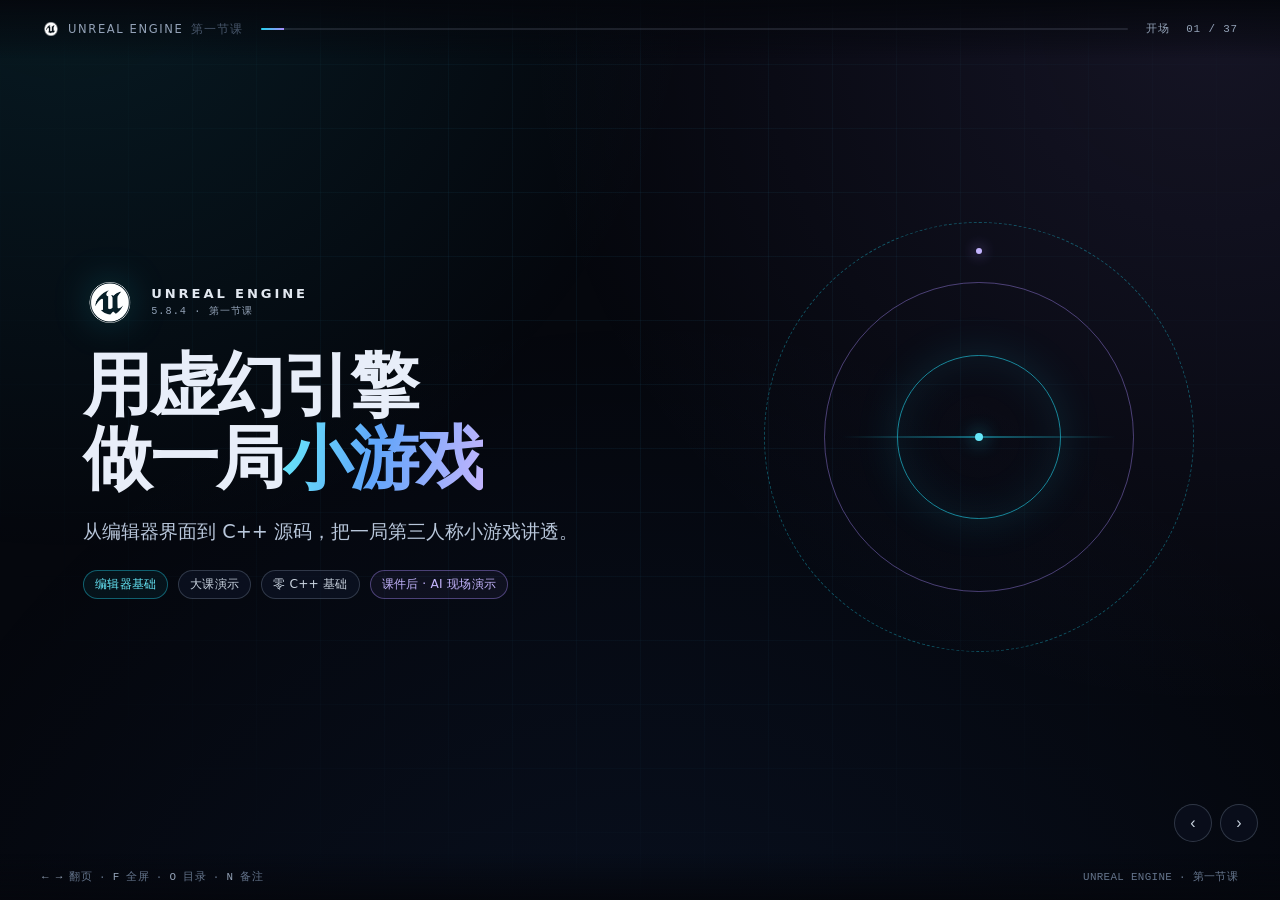
<file: html/index.html>
<!DOCTYPE html>
<html lang="zh-CN">
<head>
<meta charset="UTF-8">
<meta name="viewport" content="width=device-width, initial-scale=1">
    <title>第一节课 · 用虚幻引擎做一局小游戏</title>
<link rel="stylesheet" href="style.css">
</head>
<body>

<svg class="defs" aria-hidden="true">
  <defs>
    <marker id="arr-red" markerWidth="10" markerHeight="10" refX="8" refY="3" orient="auto"><path d="M0,0 L8,3 L0,6 Z" fill="#fb7185"/></marker>
    <marker id="arr-green" markerWidth="10" markerHeight="10" refX="8" refY="3" orient="auto"><path d="M0,0 L8,3 L0,6 Z" fill="#34d399"/></marker>
    <marker id="arr-blue" markerWidth="10" markerHeight="10" refX="8" refY="3" orient="auto"><path d="M0,0 L8,3 L0,6 Z" fill="#60a5fa"/></marker>
    <marker id="arr-cyan" markerWidth="10" markerHeight="10" refX="8" refY="3" orient="auto"><path d="M0,0 L8,3 L0,6 Z" fill="#22d3ee"/></marker>
    <marker id="arr-violet" markerWidth="10" markerHeight="10" refX="8" refY="3" orient="auto"><path d="M0,0 L8,3 L0,6 Z" fill="#a78bfa"/></marker>
    <marker id="arr-amber" markerWidth="10" markerHeight="10" refX="8" refY="3" orient="auto"><path d="M0,0 L8,3 L0,6 Z" fill="#fbbf24"/></marker>
  </defs>
</svg>

<div class="deck">
  <header class="topbar">
    <div class="brand">
      <img class="ue-logo sm" src="assets/ue-logo.png" alt="Unreal Engine">
      <span>UNREAL ENGINE</span>
      <i>第一节课</i>
    </div>
    <div class="progress"><span id="progressBar"></span></div>
    <div class="meta"><span id="sectionLabel"></span><span id="counter">01 / 37</span></div>
  </header>

  <main id="slides">

    <section class="slide cover active" data-section="开场" data-title="用虚幻引擎做一局小游戏">
      <div class="slide-inner cover-grid">
        <div>
          <div class="logo-lockup reveal">
          <img class="ue-logo" src="assets/ue-logo.png" alt="Unreal Engine">
            <div><b>UNREAL ENGINE</b><span>5.8.4 · 第一节课</span></div>
          </div>
          <h1 class="reveal" style="--d:1">用虚幻引擎<br>做一局<span class="grad">小游戏</span></h1>
          <p class="lead reveal" style="--d:2">从编辑器界面到 C++ 源码，把一局第三人称小游戏讲透。</p>
          <div class="chips reveal" style="--d:3">
            <span class="chip cyan">编辑器基础</span>
            <span class="chip">大课演示</span>
            <span class="chip">零 C++ 基础</span>
            <span class="chip violet">课件后 · AI 现场演示</span>
          </div>
        </div>
        <div class="hero-visual reveal" style="--d:2" aria-hidden="true">
          <div class="ring r1"></div>
          <div class="ring r2"></div>
          <div class="ring r3"></div>
          <div class="cross"></div>
          <div class="orb-dot"></div>
          <div class="orb"><i></i></div>
        </div>
      </div>
      <aside class="notes">开场别讲历史。直接说：这节课只讲编辑器、理论和代码结构；课件讲完，再现场用 AI 把游戏做出来。</aside>
    </section>

    <section class="slide" data-section="路线" data-title="今天的路线">
      <div class="slide-inner">
        <div class="kicker reveal">今天的路线</div>
        <h2 class="reveal" style="--d:1">一条线，把界面、循环和源码读完</h2>
        <p class="lead reveal" style="--d:2">顺序不跳步：先能在编辑器里看懂，再补坐标与循环，然后从面向对象进 C++ 语法，最后落到 UEC++ 和 Gameplay 框架。开发演示放在课件之后。</p>
        <div class="timeline reveal" style="--d:3">
          <div class="tl-item"><span class="t">01</span><b>开场</b><small>今天讲什么，读完能做什么</small></div>
          <div class="tl-item"><span class="t">02</span><b>界面 + 坐标系</b><small>先能在编辑器里找到东西</small></div>
          <div class="tl-item"><span class="t">03</span><b>射线 + 游戏循环</b><small>打中什么，一帧怎么跑</small></div>
          <div class="tl-item"><span class="t">04</span><b>面向对象 + C++ 语法</b><small>类、指针、四个入口</small></div>
          <div class="tl-item"><span class="t">05</span><b>UEC++</b><small>标记、UENUM、委托、接口</small></div>
          <div class="tl-item"><span class="t">06</span><b>Gameplay 框架</b><small>四层职责，细讲生成顺序</small></div>
          <div class="tl-item"><span class="t">07</span><b>读源码 + 收尾</b><small>追一条链路，带走五件事</small></div>
        </div>
        <div class="card tight reveal" style="--d:4;margin-top:22px;border-color:rgba(167,139,250,.32)">
          <p class="small" style="margin:0"><b style="color:#c4b5fd">课件之后：</b>现场演示用 AI 在 UE 里做游戏，单独一场，不占课件时间。</p>
        </div>
      </div>
      <aside class="notes">把节奏说清楚：课件只讲基础和理论，不现场生成；演示放在课件之后。每个时间段只做一件事，别拖。</aside>
    </section>

    <section class="slide" data-section="界面" data-title="编辑器全景：先认六个区域">
      <div class="slide-inner">
        <div class="kicker reveal">界面</div>
        <h2 class="reveal" style="--d:1">编辑器全景：先认六个区域</h2>
        <p class="lead reveal" style="--d:2">菜单栏下命令，视口里看和动，右侧查选中对象，下方找资产。</p>
        <div class="editor-tour reveal" style="--d:3">
          <div class="editor-shot">
            <img src="assets/editor-overview.png" alt="虚幻编辑器界面，标出菜单与工具栏、视口、大纲、细节、内容浏览器和状态栏">
            <div class="tour-zone z-toolbar" data-n="1" aria-hidden="true"></div>
            <div class="tour-zone z-viewport" data-n="2" aria-hidden="true"></div>
            <div class="tour-zone z-outliner" data-n="3" aria-hidden="true"></div>
            <div class="tour-zone z-details" data-n="4" aria-hidden="true"></div>
            <div class="tour-zone z-content" data-n="5" aria-hidden="true"></div>
            <div class="tour-zone z-status" data-n="6" aria-hidden="true"></div>
          </div>
          <div class="tour-legend">
            <div class="tour-item"><b>1</b><span><strong>菜单与工具栏</strong><small>打开、保存、运行</small></span></div>
            <div class="tour-item"><b>2</b><span><strong>视口</strong><small>看关卡、拖物体</small></span></div>
            <div class="tour-item"><b>3</b><span><strong>大纲</strong><small>找关卡里的对象</small></span></div>
            <div class="tour-item"><b>4</b><span><strong>细节</strong><small>改选中对象的属性</small></span></div>
            <div class="tour-item"><b>5</b><span><strong>内容浏览器</strong><small>找资产、拖进关卡</small></span></div>
            <div class="tour-item"><b>6</b><span><strong>状态栏</strong><small>看日志、保存状态</small></span></div>
          </div>
        </div>
      </div>
      <aside class="notes">先带大家用眼睛走一圈：上面是命令，中间大块是视口，右边是大纲和细节，下面是内容浏览器。今天只反复用这几块，别展开其它面板。</aside>
    </section>

    <section class="slide" data-section="界面" data-title="选中一个物体，三处同时说话">
      <div class="slide-inner">
        <div class="kicker reveal">界面</div>
        <h2 class="reveal" style="--d:1">选中一个物体，三处同时说话</h2>
        <p class="lead reveal" style="--d:2">以截图里的 <b style="color:#67e8f9">SM_Cylinder</b> 为例：大纲里点名，视口里框住，细节里列出属性。</p>
        <div class="sel-grid reveal" style="--d:3">
          <div class="card sel-card">
            <div class="sel-head"><span class="num">01</span><h3>大纲：它在名单里</h3></div>
            <div class="ui-mock outliner-mock">
              <div class="om-row root">▾ Lvl_ThirdPerson <em>（编辑器）</em></div>
              <div class="om-row ind1">▾ Playground</div>
              <div class="om-row ind2 dim">SM_Cube15 <em>StaticMeshActor</em></div>
              <div class="om-row ind2 dim">SM_Cube16 <em>StaticMeshActor</em></div>
              <div class="om-row ind2 sel">SM_Cylinder <em>StaticMeshActor</em></div>
              <div class="om-row ind2 dim">SM_Cylinder2 <em>StaticMeshActor</em></div>
              <div class="om-row ind2 dim">SM_Cylinder3 <em>StaticMeshActor</em></div>
              <div class="om-foot">64 个 Actor · 已选 1 个</div>
            </div>
          </div>
          <div class="card sel-card">
            <div class="sel-head"><span class="num">02</span><h3>视口：它被框住了</h3></div>
            <div class="ui-mock viewport-mock">
              <div class="vm-sky"></div>
              <div class="vm-grid"></div>
              <div class="vm-cylinder"></div>
              <svg class="vm-gizmo" viewBox="0 0 180 130" aria-hidden="true">
                <line x1="90" y1="68" x2="30" y2="108" stroke="#fb7185" stroke-width="3" marker-end="url(#arr-red)"/>
                <line x1="90" y1="68" x2="150" y2="108" stroke="#34d399" stroke-width="3" marker-end="url(#arr-green)"/>
                <line x1="90" y1="68" x2="90" y2="14" stroke="#60a5fa" stroke-width="3" marker-end="url(#arr-blue)"/>
                <circle cx="90" cy="68" r="6" fill="#0b1220" stroke="#cbd5e1" stroke-width="2"/>
              </svg>
              <span class="vm-label">SM_Cylinder</span>
              <span class="vm-hint">橙色轮廓 = 当前选中</span>
            </div>
          </div>
          <div class="card sel-card">
            <div class="sel-head"><span class="num">03</span><h3>细节：它是这个实例</h3></div>
            <div class="ui-mock details-mock">
              <div class="dm-head">SM_Cylinder <em>（实例）</em></div>
              <div class="dm-sec">变换</div>
              <div class="dm-row"><span class="lbl">位置</span><span class="axis r">0.0</span><span class="axis g">-10.0</span><span class="axis b">200.0</span></div>
              <div class="dm-row"><span class="lbl">旋转</span><span class="axis r">0.0°</span><span class="axis g">0.0°</span><span class="axis b">0.0°</span></div>
              <div class="dm-row"><span class="lbl">缩放</span><span class="axis r">7.0</span><span class="axis g">7.0</span><span class="axis b">0.1</span></div>
              <div class="dm-sec">静态网格体</div>
              <div class="dm-row full"><span class="lbl">网格</span><span class="val">SM_Cylinder</span></div>
              <div class="dm-row full"><span class="lbl">材质</span><span class="val">MI_ThirdPersonColWay</span></div>
            </div>
          </div>
        </div>
        <div class="card tight reveal" style="--d:4;margin-top:14px">
          <div class="grid g2" style="gap:16px">
            <div><span class="chip cyan">关卡实例</span><p class="small" style="margin:8px 0 0">大纲和视口里这个 <b>SM_Cylinder</b> 是摆进关卡的一份拷贝。改它，只影响这一个。</p></div>
            <div><span class="chip violet">资产</span><p class="small" style="margin:8px 0 0">内容浏览器里的 <b>SM_Cylinder</b> 是模板。改资产，用它的实例都会被影响。</p></div>
          </div>
        </div>
      </div>
      <aside class="notes">现场点大纲里的 SM_Cylinder：让大家看视口出现橙色轮廓和 Gizmo，细节面板同时出现位置、旋转、缩放。强调这里是关卡实例，不是内容浏览器里的资产。</aside>
    </section>

    <section class="slide" data-section="界面" data-title="视口：右键走位，W/E/R 改">
      <div class="slide-inner">
        <div class="kicker reveal">界面</div>
        <h2 class="reveal" style="--d:1">视口：右键走位，W/E/R 改</h2>
        <p class="lead reveal" style="--d:2">不背快捷键，先记六个动作。每个都在视口里试一遍，再进入坐标。</p>
        <div class="keys-grid reveal" style="--d:3">
          <div class="key-card"><kbd>右键拖动</kbd><b>环顾四周</b><small>像转头一样看场景。</small></div>
          <div class="key-card"><kbd>右键 + WASD</kbd><b>在场景里飞</b><small>W 前、S 后、A 左、D 右。</small></div>
          <div class="key-card"><kbd>滚轮</kbd><b>前后推拉</b><small>靠近或远离当前物体。</small></div>
          <div class="key-card"><kbd>F</kbd><b>聚焦选中</b><small>把选中的东西拉到眼前。</small></div>
          <div class="key-card"><kbd>W / E / R</kbd><b>移动 / 旋转 / 缩放</b><small>Gizmo 在三种模式间切换。</small></div>
          <div class="key-card"><kbd>Alt + P</kbd><b>开始运行</b><small>进入 Play，实际玩一下。</small></div>
        </div>
        <div class="card tight reveal keys-inline" style="--d:4;margin-top:14px">
          <div class="row" style="gap:24px">
            <span><kbd>Esc</kbd> 停止运行</span>
            <span><kbd>Ctrl + S</kbd> 保存</span>
            <span><kbd>Ctrl + Z</kbd> 撤销</span>
            <span><kbd>Del</kbd> 删除选中</span>
          </div>
          <p class="small muted" style="margin:10px 0 0">Play 时改的是运行中的副本；按 <b style="color:#e2e8f0">Esc</b> 回到编辑，关卡里原来的摆放还在。</p>
        </div>
      </div>
      <aside class="notes">让大家跟着做：右键飞一下、滚轮推一下、F 聚焦选中的圆柱。最后按 Alt+P 跑一次，再按 Esc 回来。这里只建立手感，坐标下一节再讲。</aside>
    </section>

    <section class="slide" data-section="必备知识" data-title="2D 坐标：屏幕和数学课不一样">
      <div class="slide-inner">
        <div class="kicker reveal">坐标系 · 2D</div>
        <h2 class="reveal" style="--d:1">2D 坐标：屏幕和数学课不一样</h2>
        <p class="lead reveal" style="--d:2">同样是 X / Y，屏幕的 Y 朝下，数学课的 Y 朝上。做 HUD 先认原点。</p>
        <div class="two reveal" style="--d:3;align-items:stretch">
          <div class="card coord-card">
            <div class="coord-head"><span class="num">屏幕 / UMG</span><h3>原点在左上角</h3></div>
            <svg class="coord-svg" viewBox="0 0 460 300" role="img" aria-label="屏幕坐标：X 向右，Y 向下，原点在左上角">
              <defs>
                <pattern id="screenGrid" width="35" height="35" patternUnits="userSpaceOnUse">
                  <path d="M35 0H0V35" fill="none" stroke="rgba(148,163,184,.12)" stroke-width="1"/>
                </pattern>
              </defs>
              <rect x="20" y="20" width="420" height="250" rx="10" fill="rgba(59,130,246,.04)" stroke="rgba(148,163,184,.18)"/>
              <rect x="20" y="20" width="420" height="250" rx="10" fill="url(#screenGrid)"/>
              <line x1="45" y1="45" x2="425" y2="45" stroke="#fb7185" stroke-width="3" marker-end="url(#arr-red)"/>
              <line x1="45" y1="45" x2="45" y2="265" stroke="#34d399" stroke-width="3" marker-end="url(#arr-green)"/>
              <circle cx="45" cy="45" r="5" fill="#e2e8f0"/>
              <text x="405" y="34" text-anchor="end" fill="#fda4af" font-size="15" font-weight="600">X → 右</text>
              <text x="58" y="248" fill="#6ee7b7" font-size="15" font-weight="600">Y ↓ 下</text>
              <text x="58" y="64" fill="#94a3b8" font-size="12">原点 (0, 0)</text>
              <text x="405" y="256" text-anchor="end" fill="#94a3b8" font-size="12">单位：像素</text>
              <rect x="250" y="120" width="120" height="48" rx="7" fill="rgba(34,211,238,.08)" stroke="#22d3ee" stroke-width="1.5"/>
              <text x="310" y="150" text-anchor="middle" fill="#cbd5e1" font-size="14">按钮</text>
              <circle cx="310" cy="95" r="6" fill="#fbbf24"/>
              <text x="322" y="100" fill="#fcd34d" font-size="13">(600, 320)</text>
            </svg>
          </div>
          <div class="card coord-card">
            <div class="coord-head"><span class="num">数学课 / 平面直角</span><h3>原点可放在任意处</h3></div>
            <svg class="coord-svg" viewBox="0 0 460 300" role="img" aria-label="数学平面坐标：X 向右，Y 向上">
              <defs>
                <pattern id="mathGrid" width="35" height="35" patternUnits="userSpaceOnUse">
                  <path d="M35 0H0V35" fill="none" stroke="rgba(148,163,184,.12)" stroke-width="1"/>
                </pattern>
              </defs>
              <rect x="20" y="20" width="420" height="250" rx="10" fill="rgba(59,130,246,.04)" stroke="rgba(148,163,184,.18)"/>
              <rect x="20" y="20" width="420" height="250" rx="10" fill="url(#mathGrid)"/>
              <line x1="45" y1="255" x2="425" y2="255" stroke="#fb7185" stroke-width="3" marker-end="url(#arr-red)"/>
              <line x1="45" y1="255" x2="45" y2="40" stroke="#34d399" stroke-width="3" marker-end="url(#arr-green)"/>
              <circle cx="45" cy="255" r="5" fill="#e2e8f0"/>
              <text x="405" y="244" text-anchor="end" fill="#fda4af" font-size="15" font-weight="600">X → 右</text>
              <text x="58" y="58" fill="#6ee7b7" font-size="15" font-weight="600">Y ↑ 上</text>
              <text x="58" y="274" fill="#94a3b8" font-size="12">原点 (0, 0)</text>
              <text x="405" y="274" text-anchor="end" fill="#94a3b8" font-size="12">单位：任意</text>
              <line x1="310" y1="90" x2="310" y2="255" stroke="rgba(251,191,36,.3)" stroke-width="1" stroke-dasharray="4 4"/>
              <line x1="45" y1="90" x2="310" y2="90" stroke="rgba(251,191,36,.3)" stroke-width="1" stroke-dasharray="4 4"/>
              <circle cx="310" cy="90" r="6" fill="#fbbf24"/>
              <text x="322" y="86" fill="#fcd34d" font-size="13">(3, 4)</text>
            </svg>
          </div>
        </div>
        <div class="card tight reveal" style="--d:4;margin-top:14px">
          <p class="small" style="margin:0"><b>记住一句：</b>屏幕坐标的 Y 朝下，数学坐标的 Y 朝上；同一个“向上”，数字可能是变小而不是变大。</p>
        </div>
      </div>
      <aside class="notes">先问一句：屏幕左上角是 (0,0)，往下走 Y 变大还是变小？答案是变大。再对比数学课。做 HUD 时这个差异会经常坑人。</aside>
    </section>

    <section class="slide" data-section="必备知识" data-title="从 2D 到 3D：多出来的是高度">
      <div class="slide-inner">
        <div class="kicker reveal">坐标系 · 2D → 3D</div>
        <h2 class="reveal" style="--d:1">从 2D 到 3D：多出来的是高度</h2>
        <p class="lead reveal" style="--d:2">2D 只有长和宽；把同一个平面抬高，就多出高度。UE 把这个方向交给 Z。</p>
        <div class="two reveal" style="--d:3;align-items:center">
          <svg class="diagram coord-scene" viewBox="0 0 520 400" role="img" aria-label="2D 平面沿垂直方向抬高，形成有高度的 3D 空间">
            <polygon points="30,300 200,384 370,300 200,216" fill="rgba(59,130,246,.10)" stroke="rgba(148,163,184,.28)" stroke-width="1.5"/>
            <path d="M115,258 L285,342 M285,258 L115,342" stroke="rgba(148,163,184,.14)" stroke-width="1"/>
            <polygon points="30,300 200,384 200,274 30,190" fill="rgba(34,211,238,.045)" stroke="none"/>
            <polygon points="200,384 370,300 370,190 200,274" fill="rgba(59,130,246,.06)" stroke="none"/>
            <polygon points="30,190 200,106 370,190 200,274" fill="rgba(34,211,238,.07)" stroke="#22d3ee" stroke-width="1.6" stroke-dasharray="6 5"/>
            <path d="M30 300 V190 M200 384 V274 M370 300 V190 M200 216 V106" stroke="rgba(34,211,238,.38)" stroke-width="1.2" stroke-dasharray="4 4"/>
            <path d="M378 300 H440 M378 190 H440" stroke="rgba(96,165,250,.4)" stroke-width="1.2" stroke-dasharray="4 4"/>
            <line x1="440" y1="300" x2="440" y2="190" stroke="#60a5fa" stroke-width="2" marker-end="url(#arr-blue)"/>
            <text transform="translate(460 246) rotate(90)" text-anchor="middle" fill="#93c5fd" font-size="14" font-weight="600">Z 高度</text>
            <text x="200" y="398" text-anchor="middle" fill="#94a3b8" font-size="13">2D 平面：只有长和宽</text>
            <text x="200" y="90" text-anchor="middle" fill="#67e8f9" font-size="13">抬高一层，就是 3D</text>
          </svg>
          <div class="stack">
            <div class="map-row"><span class="tag">2D 屏幕</span><span class="axes"><b class="axis-chip x">X 右</b><b class="axis-chip y">Y 下</b></span><span class="meta">原点左上 · 像素</span></div>
            <div class="map-row"><span class="tag">2D 数学</span><span class="axes"><b class="axis-chip x">X 右</b><b class="axis-chip y">Y 上</b></span><span class="meta">原点任意 · 任意单位</span></div>
            <div class="map-row ue"><span class="tag">3D UE</span><span class="axes"><b class="axis-chip x">X 前</b><b class="axis-chip y">Y 右</b><b class="axis-chip z">Z 上</b></span><span class="meta">世界原点 · 厘米</span></div>
            <p class="small muted" style="margin:2px 4px 0">屏幕的 Y 是像素行号，UE 的 Z 才是高度。两套坐标不能直接相加。</p>
          </div>
        </div>
        <div class="card tight reveal" style="--d:4;margin-top:14px">
          <p class="small" style="margin:0"><b>别直接套：</b>从 2D 到 3D 不是把屏幕坐标加一轴；世界坐标有自己的朝向和单位。屏幕的 Y 朝下，UE 世界的 Z 才朝上。</p>
        </div>
      </div>
      <aside class="notes">先看 2D 平面，再把高度拉出来。强调屏幕坐标和世界坐标是两套东西：HUD 用屏幕空间，角色移动用世界空间。不要拿 UI 的 Y 去推世界的 Z。</aside>
    </section>

    <section class="slide" data-section="必备知识" data-title="3D 坐标系：UE 的左手系">
      <div class="slide-inner">
        <div class="kicker reveal">坐标系 · 3D</div>
        <h2 class="reveal" style="--d:1">3D 坐标系：UE 的左手系</h2>
        <p class="lead reveal" style="--d:2">X 前、Y 右、Z 上。站在角色背后看：X 指向远处，Y 指向右手边，Z 指向头顶。</p>
        <div class="two reveal" style="--d:3">
          <svg class="diagram coord-scene" viewBox="0 0 560 440" role="img" aria-label="UE 世界坐标：站在角色背后看，X 向前、Y 向右、Z 向上">
            <polygon points="118,334 334,233 502,295 286,396" fill="rgba(59,130,246,.08)" stroke="rgba(148,163,184,.26)" stroke-width="1"/>
            <path d="M160,350 L376,249 M202,365 L418,264 M244,380 L460,279 M172,309 L340,371 M226,284 L394,346 M280,258 L448,320" stroke="rgba(148,163,184,.14)" stroke-width="1"/>
            <ellipse cx="272" cy="318" rx="26" ry="8" fill="rgba(0,0,0,.35)"/>
            <line x1="272" y1="315" x2="272" y2="100" stroke="#60a5fa" stroke-width="3.5" marker-end="url(#arr-blue)"/>
            <rect x="251" y="212" width="42" height="101" rx="21" fill="#0b1420" stroke="#22d3ee" stroke-width="2"/>
            <circle cx="272" cy="198" r="13" fill="#0b1420" stroke="#22d3ee" stroke-width="2"/>
            <line x1="272" y1="315" x2="452" y2="231" stroke="#fb7185" stroke-width="3.5" marker-end="url(#arr-red)"/>
            <line x1="272" y1="315" x2="440" y2="377" stroke="#34d399" stroke-width="3.5" marker-end="url(#arr-green)"/>
            <text x="286" y="94" fill="#93c5fd" font-size="18" font-weight="600">Z 上</text>
            <text x="462" y="226" fill="#fda4af" font-size="18" font-weight="600">X 前</text>
            <text x="450" y="398" fill="#6ee7b7" font-size="18" font-weight="600">Y 右</text>
            <text x="304" y="248" fill="#67e8f9" font-size="12">角色</text>
            <g transform="translate(400,40)">
              <rect x="0" y="0" width="140" height="150" rx="10" fill="rgba(8,14,24,.72)" stroke="rgba(148,163,184,.22)"/>
              <text x="12" y="21" fill="#64748b" font-size="11">俯视 · 从上往下</text>
              <line x1="55" y1="128" x2="55" y2="50" stroke="#fb7185" stroke-width="2" marker-end="url(#arr-red)"/>
              <line x1="55" y1="128" x2="118" y2="128" stroke="#34d399" stroke-width="2" marker-end="url(#arr-green)"/>
              <circle cx="55" cy="128" r="3.5" fill="#93c5fd"/>
              <text x="63" y="47" fill="#fda4af" font-size="12" font-weight="600">X 前</text>
              <text x="98" y="145" fill="#6ee7b7" font-size="12" font-weight="600">Y 右</text>
              <text x="8" y="146" fill="#93c5fd" font-size="10">Z 朝你</text>
            </g>
          </svg>
          <div>
            <ul class="list">
              <li><b class="axis-chip x">X</b> 朝前：角色面朝的方向（UE 红色）</li>
              <li><b class="axis-chip y">Y</b> 朝右：角色右手边（UE 绿色）</li>
              <li><b class="axis-chip z">Z</b> 朝上：跳跃、高度（UE 蓝色）</li>
              <li>单位是厘米：角色约 180，地板一格 100</li>
              <li>左手系：俯视时 X 朝上、Y 朝右、Z 指向你</li>
            </ul>
            <div class="card tight" style="margin-top:18px">
              <p class="small" style="margin:0"><b>判断方法：</b>看视口左下角的轴指示器，红 X、绿 Y、蓝 Z；它随视角转，但世界方向不变。选中角色时，脚下的红色箭头就是它的前方。</p>
            </div>
          </div>
        </div>
      </div>
      <aside class="notes">先指视口左下角的轴指示器：红绿蓝就是 XYZ。再强调 X 朝前不是屏幕左右，Y 才是右手边。可以转一下视角，让学生看到指示器会跟着转，但世界方向不变。</aside>
    </section>

    <section class="slide dense" data-section="必备知识" data-title="Transform：位置、旋转、缩放">
      <div class="slide-inner">
        <div class="kicker reveal">坐标系 · Transform</div>
        <h2 class="reveal" style="--d:1">Transform：位置、旋转、缩放，各管一件事</h2>
        <p class="lead reveal" style="--d:2">UE 里每个 Actor 都挂着一份 Transform。它不是三个孤立数字：谁相对谁、单位是什么、改的是 Actor 还是组件，决定了你写出来的移动对不对。</p>
        <div class="grid g3 reveal" style="--d:3">
          <div class="card tight">
            <span class="num">Location · 位置</span>
            <h3>FVector(X, Y, Z)</h3>
            <p class="small muted" style="margin:0 0 8px">单位厘米；Z 是高度。世界坐标是绝对位置，相对坐标是“相对父级”。</p>
            <pre class="code">SetActorLocation(
  FVector(0, 0, 100));
AddActorWorldOffset(
  FVector(0, 0, 50));
AddActorLocalOffset(
  FVector(100, 0, 0));</pre>
            <p class="small" style="margin:8px 0 0"><b>100 cm</b> = 1 m；角色身高约 180 cm。</p>
          </div>
          <div class="card tight">
            <span class="num">Rotation · 旋转</span>
            <h3>FRotator(Pitch, Yaw, Roll)</h3>
            <p class="small muted" style="margin:0 0 8px">单位度。构造顺序是 Pitch、Yaw、Roll，不是 X、Y、Z。</p>
            <pre class="code">SetActorRotation(
  FRotator(0, 90, 0));
AddActorWorldRotation(
  FRotator(0, 15, 0));
GetActorForwardVector();</pre>
            <p class="small" style="margin:8px 0 0"><b>Yaw 90°</b> 让角色从 +X 转向 +Y。</p>
          </div>
          <div class="card tight">
            <span class="num">Scale · 缩放</span>
            <h3>FVector</h3>
            <p class="small muted" style="margin:0 0 8px">三轴独立；负缩放会翻转法线和碰撞，游戏里尽量别用。</p>
            <pre class="code">SetActorScale3D(FVector(2, 2, 2));
GetActorScale3D();</pre>
            <p class="small" style="margin:8px 0 0"><b>碰撞体也会缩放</b>，不是只把模型拉大。</p>
          </div>
        </div>
        <div class="two top reveal" style="--d:4;margin-top:18px">
          <div class="card tight">
            <div class="coord-head"><span class="num">World vs Local</span><h3>同一个“向前”，可能是两个方向</h3></div>
            <svg class="diagram" viewBox="0 0 460 210" role="img" aria-label="父物体旋转后，子物体的局部前方变成世界 Y 方向">
              <g>
                <rect x="14" y="14" width="202" height="182" rx="10" fill="rgba(59,130,246,.035)" stroke="rgba(148,163,184,.18)"/>
                <text x="30" y="36" fill="#93c5fd" font-size="12" font-weight="600">父级 Yaw 0°</text>
                <line x1="55" y1="174" x2="55" y2="78" stroke="#fb7185" stroke-width="2.5" marker-end="url(#arr-red)"/>
                <line x1="55" y1="174" x2="182" y2="174" stroke="#34d399" stroke-width="2.5" marker-end="url(#arr-green)"/>
                <text x="62" y="82" fill="#fda4af" font-size="11">X 前</text>
                <text x="165" y="192" fill="#6ee7b7" font-size="11">Y 右</text>
                <rect x="40" y="132" width="30" height="24" rx="5" fill="rgba(34,211,238,.12)" stroke="#22d3ee" stroke-width="1.5"/>
                <line x1="55" y1="132" x2="55" y2="108" stroke="#fbbf24" stroke-width="2" stroke-dasharray="4 3" marker-end="url(#arr-amber)"/>
                <circle cx="55" cy="100" r="6" fill="#fbbf24"/>
                <text x="70" y="99" fill="#fcd34d" font-size="11">子物体</text>
                <text x="70" y="151" fill="#cbd5e1" font-size="10">local +X = world +X</text>
              </g>
              <g transform="translate(230 0)">
                <rect x="14" y="14" width="202" height="182" rx="10" fill="rgba(167,139,250,.04)" stroke="rgba(148,163,184,.18)"/>
                <text x="30" y="36" fill="#c4b5fd" font-size="12" font-weight="600">父级 Yaw 90°</text>
                <line x1="55" y1="174" x2="55" y2="78" stroke="#fb7185" stroke-width="2.5" marker-end="url(#arr-red)"/>
                <line x1="55" y1="174" x2="182" y2="174" stroke="#34d399" stroke-width="2.5" marker-end="url(#arr-green)"/>
                <text x="62" y="82" fill="#fda4af" font-size="11">X 前</text>
                <text x="165" y="192" fill="#6ee7b7" font-size="11">Y 右</text>
                <rect x="40" y="132" width="30" height="24" rx="5" fill="rgba(34,211,238,.12)" stroke="#22d3ee" stroke-width="1.5"/>
                <line x1="70" y1="144" x2="120" y2="144" stroke="#fbbf24" stroke-width="2" stroke-dasharray="4 3" marker-end="url(#arr-amber)"/>
                <circle cx="130" cy="144" r="6" fill="#fbbf24"/>
                <text x="141" y="141" fill="#fcd34d" font-size="11">子物体</text>
                <text x="70" y="167" fill="#cbd5e1" font-size="10">local +X = world +Y</text>
              </g>
            </svg>
            <div class="row" style="margin-top:8px">
              <span class="chip cyan">World：绝对坐标</span>
              <span class="chip violet">Local：相对父级</span>
            </div>
          </div>
          <div class="stack">
            <div class="card tight">
              <span class="num">读代码时先问三句</span>
              <ul class="list small">
                <li><b>改谁？</b>Actor 的整体 Transform，还是某个 SceneComponent？</li>
                <li><b>相对谁？</b>World 是绝对；Relative 是相对父组件。</li>
                <li><b>哪个轴？</b>Forward / Right / Up 会随旋转变；世界 X/Y/Z 不变。</li>
                <li><b>用哪个入口？</b><code>SetActorLocation</code> 传送；<code>AddActorWorldOffset</code> 世界轴移动；<code>AddActorLocalOffset</code> 自身轴移动；<code>SetActorTransform</code> 整体替换。</li>
                <li><b>最容易踩的坑：</b>把 World 当 Relative，父级一转，子物体就飞。</li>
              </ul>
            </div>
            <div class="card tight" style="border-color:rgba(34,211,238,.32)">
              <p class="small" style="margin:0"><b>组件挂点：</b>枪口、相机、血条通常挂在 Actor 下。改 <code>RelativeLocation</code> 只动挂点；改 Actor 的 <code>Location</code> 会带着整棵组件树一起动。</p>
            </div>
          </div>
        </div>
      </div>
      <aside class="notes">先让学生找视口里的 Location/Rotation/Scale 三个字段，再改一次 World/Local。用父物体转 90°、子物体跟着转的例子说明：局部坐标不是“另一个位置”，而是“相对父级的位置”。</aside>
    </section>

    <section class="slide dense" data-section="必备知识" data-title="Pitch / Yaw / Roll 与朝向">
      <div class="slide-inner">
        <div class="kicker reveal">坐标系 · 朝向</div>
        <h2 class="reveal" style="--d:1">Pitch / Yaw / Roll：旋转还要变成方向</h2>
        <p class="lead reveal" style="--d:2">旋转不只是让模型转个身。角色往哪走、准星往哪打、相机怎么倾斜，最后都要落到前向、右向、上向三个单位向量上。</p>
        <div class="grid g3 reveal" style="--d:3">
          <div class="card tight" style="text-align:center">
            <svg class="diagram mini" viewBox="0 0 260 190">
              <circle cx="120" cy="96" r="32" fill="rgba(34,211,238,.1)" stroke="#22d3ee" stroke-width="2"/>
              <path d="M120 96 L158 96" stroke="#22d3ee" stroke-width="3" stroke-linecap="round"/>
              <circle cx="162" cy="96" r="4" fill="#22d3ee"/>
              <path d="M178 54 A56 56 0 0 1 178 138" fill="none" stroke="#fb7185" stroke-width="3" marker-end="url(#arr-red)"/>
              <text x="130" y="168" text-anchor="middle" fill="#e2e8f0" font-size="18" font-weight="600">Pitch</text>
              <text x="130" y="186" text-anchor="middle" fill="#94a3b8" font-size="12">抬头 / 低头</text>
            </svg>
            <p class="small" style="margin:0"><b>绕 Y 轴。</b>正 Pitch 抬头；相机、瞄准常用。</p>
          </div>
          <div class="card tight" style="text-align:center">
            <svg class="diagram mini" viewBox="0 0 260 190">
              <circle cx="130" cy="96" r="32" fill="rgba(52,211,153,.1)" stroke="#34d399" stroke-width="2"/>
              <path d="M130 96 L168 96" stroke="#34d399" stroke-width="3" stroke-linecap="round"/>
              <circle cx="172" cy="96" r="4" fill="#34d399"/>
              <path d="M172 96 A52 52 0 1 1 90 108" fill="none" stroke="#fb7185" stroke-width="3" marker-end="url(#arr-red)"/>
              <text x="130" y="168" text-anchor="middle" fill="#e2e8f0" font-size="18" font-weight="600">Yaw</text>
              <text x="130" y="186" text-anchor="middle" fill="#94a3b8" font-size="12">左转 / 右转</text>
            </svg>
            <p class="small" style="margin:0"><b>绕 Z 轴。</b>正 Yaw 向右转；角色转身主要靠它。</p>
          </div>
          <div class="card tight" style="text-align:center">
            <svg class="diagram mini" viewBox="0 0 260 190">
              <circle cx="130" cy="96" r="32" fill="rgba(167,139,250,.1)" stroke="#a78bfa" stroke-width="2"/>
              <path d="M98 96 L162 96" stroke="#a78bfa" stroke-width="3" stroke-linecap="round"/>
              <path d="M102 74 A46 46 0 0 1 158 74" fill="none" stroke="#fb7185" stroke-width="3" marker-end="url(#arr-red)"/>
              <text x="130" y="168" text-anchor="middle" fill="#e2e8f0" font-size="18" font-weight="600">Roll</text>
              <text x="130" y="186" text-anchor="middle" fill="#94a3b8" font-size="12">歪头 / 翻滚</text>
            </svg>
            <p class="small" style="margin:0"><b>绕 X 轴。</b>角色通常保持 0；飞行、载具、相机才用。</p>
          </div>
        </div>
        <div class="split reveal" style="--d:4;margin-top:16px">
          <div class="card tight">
            <span class="num">旋转 → 方向</span>
            <h3>前向、右向、上向都是单位向量</h3>
            <pre class="code">FVector Fwd   = GetActorForwardVector();
FVector Right = GetActorRightVector();
FVector Up    = GetActorUpVector();

// 从 A 看向 B
FRotator Look = (B - A).Rotation();
SetActorRotation(Look);</pre>
            <div class="flow" style="margin-top:10px">
              <span class="node">FRotator</span><span class="arr">→</span><span class="node c">Vector()</span><span class="arr">→</span><span class="node">FVector</span>
            </div>
          </div>
          <div class="card tight">
            <span class="num">什么时候用</span>
            <table class="decision-table">
              <tr><th>场景</th><th>做法</th></tr>
              <tr><td>角色转身</td><td class="dest">只改 Yaw，Roll 保持 0</td></tr>
              <tr><td>看向目标</td><td class="dest">(Target - Self).Rotation()</td></tr>
              <tr><td>平滑转头</td><td class="dest">RInterpTo 或 FQuat::Slerp</td></tr>
              <tr><td>相机倾斜</td><td class="dest">给 Roll，别给角色</td></tr>
            </table>
          </div>
        </div>
        <div class="grid g3 reveal" style="--d:5;margin-top:12px">
          <div class="card tight">
            <span class="num">构造顺序</span>
            <p class="small" style="margin:0"><code>FRotator(Pitch, Yaw, Roll)</code>，和 <code>FVector(X, Y, Z)</code> 不是同一个顺序。读代码先看参数名，不要按位置猜。</p>
          </div>
          <div class="card tight">
            <span class="num">平滑旋转</span>
            <pre class="code">FRotator Now = FMath::RInterpTo(
    GetActorRotation(), Target,
    DeltaTime, 8.f);
SetActorRotation(Now);</pre>
          </div>
          <div class="card tight">
            <span class="num">看向目标</span>
            <p class="small" style="margin:0">先算 <code>Target - Self</code> 的方向，再 <code>.Rotation()</code>；不要直接改模型的正前方，也不要在每帧里重复 Cast。</p>
          </div>
        </div>
        <div class="card tight reveal" style="--d:6;margin-top:14px">
          <p class="small" style="margin:0"><b>身体和相机分开：</b>第三人称常见做法是身体只吃 Yaw，相机再叠 Pitch；把 Pitch 写进角色，模型会跟着上下点头。<b>别把模型的正前方硬编码：</b>角色朝向用 <code>GetActorForwardVector()</code>；如果模型导入时朝向不对，在模型或组件上修，不要把偏移写死进每一个移动公式。</p>
        </div>
      </div>
      <aside class="notes">用手腕做三个动作：点头 Pitch、摇头 Yaw、歪头 Roll。再强调：FRotator 的构造顺序是 (Pitch, Yaw, Roll)，但读方向时直接用 Forward/Right/Up 向量，不要自己推三角函数。</aside>
    </section>

    <section class="slide dense" data-section="必备知识" data-title="射线检测：起点、方向、通道">
      <div class="slide-inner">
        <div class="kicker reveal">坐标系 · 查询</div>
        <h2 class="reveal" style="--d:1">射线检测：起点、方向、通道，最后拿到 FHitResult</h2>
        <p class="lead reveal" style="--d:2">准星射击不是“点一下敌人”，而是从相机沿视线发一条线，问引擎：这条线先撞到谁？</p>
        <div class="split reveal" style="--d:3">
          <div class="card tight">
            <svg class="diagram" viewBox="0 0 680 380" role="img" aria-label="射线从起点沿方向命中目标，返回命中点、法线和距离">
              <rect x="52" y="186" width="54" height="34" rx="6" fill="rgba(34,211,238,.12)" stroke="#22d3ee" stroke-width="2"/>
              <circle cx="112" cy="203" r="7" fill="#22d3ee"/>
              <text x="34" y="250" fill="#67e8f9" font-size="15">起点 Start</text>
              <rect x="500" y="110" width="46" height="120" rx="22" fill="rgba(251,113,133,.12)" stroke="#fb7185" stroke-width="2"/>
              <text x="498" y="270" fill="#fda4af" font-size="15">目标 Actor</text>
              <line x1="118" y1="203" x2="500" y2="170" stroke="#22d3ee" stroke-width="2.5" stroke-dasharray="8 7"/>
              <line x1="500" y1="170" x2="648" y2="150" stroke="rgba(34,211,238,.28)" stroke-width="2" stroke-dasharray="4 8"/>
              <circle cx="500" cy="170" r="7" fill="#fff" stroke="#22d3ee" stroke-width="3"/>
              <path d="M500 170 L500 94" stroke="#34d399" stroke-width="2.5" marker-end="url(#arr-green)"/>
              <text x="512" y="92" fill="#6ee7b7" font-size="15">法线 ImpactNormal</text>
              <text x="282" y="198" fill="#67e8f9" font-size="14">方向 × 长度</text>
              <text x="470" y="158" fill="#e2e8f0" font-size="14" text-anchor="end">命中点</text>
              <path d="M130 310 L500 310" stroke="rgba(148,163,184,.4)" stroke-width="1" stroke-dasharray="4 4"/>
              <path d="M130 304 L130 316 M500 304 L500 316" stroke="rgba(148,163,184,.4)" stroke-width="1"/>
              <text x="315" y="302" text-anchor="middle" fill="#94a3b8" font-size="13">Distance / 距离</text>
              <circle cx="112" cy="203" r="22" fill="none" stroke="rgba(251,191,36,.35)" stroke-width="1" stroke-dasharray="4 4"/>
              <text x="34" y="284" fill="#fcd34d" font-size="11">通常先忽略自己</text>
            </svg>
          </div>
          <div class="stack">
            <div class="card tight">
              <span class="num">输入</span>
              <p class="small" style="margin:0"><b>Start</b> 起点、<b>End</b> 终点（或方向 × 长度）、<b>TraceChannel</b>、<b>QueryParams</b>（忽略谁、要不要复杂碰撞）。</p>
            </div>
            <div class="card tight">
              <span class="num">输出 · FHitResult</span>
              <ul class="list small">
                <li><code>bBlockingHit</code>：有没有被挡住</li>
                <li><code>GetActor()</code> / <code>GetComponent()</code>：撞到谁</li>
                <li><code>ImpactPoint</code> / <code>ImpactNormal</code>：打在哪、朝哪</li>
                <li><code>Distance</code> / <code>BoneName</code>：多远、哪根骨骼</li>
              </ul>
            </div>
            <div class="card tight" style="border-color:rgba(34,211,238,.35)">
              <p class="small" style="margin:0"><b>一句话：</b>起点 + 方向 + 通道 = 一个 FHitResult。射线、球体、多段命中都是这个模型。</p>
            </div>
          </div>
        </div>
        <div class="grid g2 reveal" style="--d:4;margin-top:16px">
          <div class="card tight">
            <span class="num">最小可用代码</span>
            <pre class="code">FHitResult Hit;
FCollisionQueryParams P;
P.AddIgnoredActor(this);

const FVector Start = GetActorLocation();
const FVector Dir = GetActorForwardVector();
const FVector End = Start + Dir * 5000.f;

const bool bHit = GetWorld()->LineTraceSingleByChannel(
    Hit, Start, End, ECC_Visibility, P);</pre>
          </div>
          <div class="card tight">
            <span class="num">Line / Sphere / Multi</span>
            <table class="decision-table">
              <tr><th>查询</th><th>典型用途</th></tr>
              <tr><td class="dest">LineTraceSingle</td><td>点射、视线判断</td></tr>
              <tr><td class="dest">SphereTraceSingle</td><td>近战、弹道宽容</td></tr>
              <tr><td class="dest">LineTraceMulti</td><td>穿透、收集多个目标</td></tr>
              <tr><td class="dest">Visibility / Camera</td><td>看得见 / 只挡镜头</td></tr>
              <tr><td class="dest">Block / Overlap / Ignore</td><td>碰撞响应：挡住 / 穿过但报告 / 完全忽略</td></tr>
            </table>
          </div>
        </div>
      </div>
      <aside class="notes">用激光笔从眼睛指向屏幕一点：起点是眼睛，方向是手指，命中点是激光落点。现场可以先用 DrawDebugLine 画出来，再调通道和忽略列表。自定义通道留给下一节课。</aside>
    </section>

    <section class="slide dense" data-section="必备知识" data-title="一帧：流水线、线程与预算">
      <div class="slide-inner">
        <div class="kicker reveal">游戏循环 · 一帧</div>
        <h2 class="reveal" style="--d:1">一帧不是“画一张图”，是一条完整流水线</h2>
        <p class="lead reveal" style="--d:2">60 fps 就是每秒跑 60 轮：收输入、跑逻辑、算物理和动画、提交渲染、显示。轮与轮之间没有“等一等”，只有下一帧的预算。</p>
        <div class="life five reveal" style="--d:3;margin-top:24px">
          <div class="life-node"><span class="hook">01 · Input</span><b>收输入</b><small>键鼠、手柄、触摸：这一帧按了什么</small></div>
          <div class="life-node"><span class="hook">02 · Game</span><b>游戏逻辑</b><small>Tick、蓝图、C++、AI、计时器</small></div>
          <div class="life-node"><span class="hook">03 · Phys / Anim</span><b>物理与动画</b><small>移动、碰撞、骨骼、蒙皮</small></div>
          <div class="life-node"><span class="hook">04 · Draw</span><b>提交渲染</b><small>场景数据交给渲染线程</small></div>
          <div class="life-node"><span class="hook">05 · Present</span><b>显示</b><small>交换缓冲，进入下一帧</small></div>
        </div>
        <div class="split reveal" style="--d:4;margin-top:20px">
          <div class="card tight">
            <span class="num">线程不是一条线</span>
            <div class="lane compact"><div class="label">Game<small>Tick / 蓝图 / AI</small></div><div class="track game"></div></div>
            <div class="lane compact"><div class="label">Render<small>场景代理 / 提交</small></div><div class="track render"></div></div>
            <div class="lane compact"><div class="label">GPU<small>真正画像素</small></div><div class="track gpu"></div></div>
            <p class="small muted" style="margin:6px 0 0">Game 卡住，Frame 一定卡；GPU 慢则 GPU 数高。不要把所有“卡”都归咎于模型面数。</p>
          </div>
          <div class="card tight">
            <span class="num">一帧的预算 · 16.7 ms 示例</span>
            <div class="budget-bar" aria-label="一帧预算示意：逻辑、物理、渲染和余量">
              <span class="logic">Game 6.2</span><span class="physics">Phys 3.1</span><span class="render">Draw 4.8</span><span class="free">余量</span>
            </div>
            <p class="tiny muted" style="margin:6px 0 8px">谁接近 16.7 ms，谁就是瓶颈。控制台输入 <code>stat unit</code> 看数。</p>
            <table class="decision-table">
              <tr><th>stat unit</th><th>看什么</th></tr>
              <tr><td class="dest">Frame</td><td>整帧总时间</td></tr>
              <tr><td class="dest">Game</td><td>Tick、蓝图、AI</td></tr>
              <tr><td class="dest">Draw</td><td>渲染线程提交</td></tr>
              <tr><td class="dest">GPU</td><td>显卡实际画多久</td></tr>
            </table>
          </div>
        </div>
        <div class="grid g3 reveal" style="--d:5;margin-top:14px">
          <div class="card tight"><h3>掉帧</h3><p class="small muted" style="margin:0">这一帧超预算，画面晚一点出来；操作手感变钝。</p></div>
          <div class="card tight"><h3>卡顿（Hitch）</h3><p class="small muted" style="margin:0">加载资源、GC、一次性大计算，突然占用几十毫秒。</p></div>
          <div class="card tight" style="border-color:rgba(34,211,238,.35)"><h3>先看谁慢</h3><p class="small muted" style="margin:0"><code>stat unit</code> 先定位 Game / Draw / GPU，再决定优化什么；不要一上来就降画质。</p></div>
        </div>
      </div>
      <aside class="notes">先问：一帧里最先发生什么？从输入讲到显示，强调 Game / Render / GPU 是三条线。现场输入 stat unit，指出谁接近 16.7 ms 谁就是瓶颈。不要一上来就说优化画质。</aside>
    </section>

    <section class="slide dense" data-section="必备知识" data-title="Tick 还是事件：别每帧都做偶尔才发生的事">
      <div class="slide-inner">
        <div class="kicker reveal">游戏循环 · Tick</div>
        <h2 class="reveal" style="--d:1">Tick 还是事件：别让每帧都做“偶尔才发生”的事</h2>
        <p class="lead reveal" style="--d:2">Tick 是每帧都会跑的回调；事件是条件满足才跑。选错的代价不是多写几行，而是每帧都在浪费预算。</p>
        <div class="lane reveal" style="--d:3">
          <div class="label">Tick<small>60 次/秒 · 持续变化</small></div>
          <div class="track ticks"></div>
        </div>
        <div class="lane reveal" style="--d:4">
          <div class="label">事件<small>发生了才跑 · 离散响应</small></div>
          <div class="track events">
            <span class="ev" style="left:18%"></span>
            <span class="ev" style="left:47%"></span>
            <span class="ev" style="left:76%"></span>
          </div>
        </div>
        <div class="grid g2 reveal" style="--d:5;margin-top:12px">
          <div class="card tight">
            <span class="num">Tick 正确用法</span>
            <pre class="code">void AEnemy::Tick(float DeltaTime)
{
    Super::Tick(DeltaTime);
    if (!Target) return;

    const FVector Dir = (Target->GetActorLocation()
        - GetActorLocation()).GetSafeNormal();
    AddActorWorldOffset(Dir * Speed * DeltaTime);
}</pre>
            <p class="small muted" style="margin:6px 0 0">不需要时 <code>SetActorTickEnabled(false)</code>；低频逻辑可用 <code>TickInterval</code>。</p>
          </div>
          <div class="card tight">
            <span class="num">事件 / 定时器</span>
            <pre class="code">OnComponentBeginOverlap.AddDynamic(
    this, &AEnemy::OnOverlap);

GetWorldTimerManager().SetTimer(
    FireTimer, this, &AEnemy::Fire, 0.5f, true);</pre>
            <p class="small muted" style="margin:6px 0 0">绑定事件的处理函数要标 <code>UFUNCTION()</code>；计时器单位是秒。</p>
          </div>
        </div>
        <div class="card tight reveal" style="--d:6;margin-top:14px">
          <table class="decision-table">
            <tr><th>需求</th><th>放哪</th><th>例子</th></tr>
            <tr><td>持续变化</td><td class="dest">Tick</td><td>追踪玩家、冷却倒计时、每帧更新朝向</td></tr>
            <tr><td>离散响应</td><td class="dest">事件 / 委托</td><td>按键、受伤、重叠、动画结束</td></tr>
            <tr><td>延迟或周期</td><td class="dest">Timer</td><td>0.5 秒后开火、每 2 秒刷怪</td></tr>
            <tr><td>根本不需要</td><td class="dest">关掉 Tick</td><td>静态道具、已死亡敌人</td></tr>
          </table>
        </div>
      </div>
      <aside class="notes">问一句：敌人追人应该放哪？停两秒再答。答案是 Tick，因为它是持续变化。再问：敌人死亡后还要 Tick 吗？不需要，关掉。强调事件绑定要 UFUNCTION，计时器单位是秒。</aside>
    </section>

    <section class="slide dense" data-section="必备知识" data-title="DeltaTime：让速度按秒算">
      <div class="slide-inner">
        <div class="kicker reveal">游戏循环 · 时间</div>
        <h2 class="reveal" style="--d:1">DeltaTime：让“每秒 200 cm”在 30 / 60 / 120 fps 下都一样</h2>
        <p class="lead reveal" style="--d:2">DeltaTime 是上一帧到这一帧的秒数。所有“按时间变化”的量都乘它；否则帧率就会变成游戏速度。</p>
        <div class="grid g3 reveal" style="--d:3">
          <div class="card tight">
            <div class="stat">16.7<small>ms · 60 fps</small></div>
            <p class="small muted" style="margin:10px 0 0">dt = 0.0167 s<br>200 cm/s → <b>3.33 cm/帧</b></p>
          </div>
          <div class="card tight">
            <div class="stat">33.3<small>ms · 30 fps</small></div>
            <p class="small muted" style="margin:10px 0 0">dt = 0.0333 s<br>200 cm/s → <b>6.67 cm/帧</b></p>
          </div>
          <div class="card tight">
            <div class="stat">8.3<small>ms · 120 fps</small></div>
            <p class="small muted" style="margin:10px 0 0">dt = 0.0083 s<br>200 cm/s → <b>1.67 cm/帧</b></p>
          </div>
        </div>
        <div class="reveal" style="--d:4;margin-top:16px">
          <div class="row" style="gap:16px;margin-bottom:6px"><span class="tiny" style="color:#67e8f9">60 fps</span><span class="muted small">每帧 16.7 ms</span></div>
          <div class="dt-track"></div>
          <div class="row" style="gap:16px;margin:14px 0 6px"><span class="tiny" style="color:#c4b5fd">30 fps</span><span class="muted small">每帧 33.3 ms</span></div>
          <div class="dt-track slow"></div>
          <div class="row" style="gap:16px;margin:14px 0 6px"><span class="tiny" style="color:#6ee7b7">120 fps</span><span class="muted small">每帧 8.3 ms</span></div>
          <div class="dt-track fast"></div>
          <div class="row" style="justify-content:space-between;margin-top:8px"><span class="tiny muted">0 s</span><span class="tiny muted">1 s · 都是 200 cm</span></div>
        </div>
        <div class="split reveal" style="--d:5;margin-top:14px">
          <div class="card tight">
            <span class="num">所有“随时间变化”的量都乘 DeltaTime</span>
            <pre class="code">FVector V = GetActorForwardVector() * Speed; // cm/s
AddActorWorldOffset(V * DeltaTime, true);

Cooldown -= DeltaTime;
if (Cooldown <= 0.f) { Fire(); Cooldown = 0.5f; }</pre>
            <div class="flow" style="margin-top:8px">
              <span class="node">速度 cm/s</span><span class="arr">×</span><span class="node c">DeltaTime s</span><span class="arr">=</span><span class="node g">本帧位移 cm</span>
            </div>
          </div>
          <div class="card tight">
            <span class="num">三个坑</span>
            <ul class="list small">
              <li><b>卡顿后 dt 变大：</b>先 <code>FMath::Min(DeltaTime, 0.05f)</code> 再积分，避免一步穿墙。</li>
              <li><b>一帧多次触发：</b>高速移动、连招用扫掠或子步进，别假设一次 Tick 只碰一次。</li>
              <li><b>计时用秒：</b><code>SetTimer(..., 0.5f, true)</code> 是 0.5 秒，不是 0.5 帧。</li>
            </ul>
          </div>
        </div>
        <div class="card tight reveal" style="--d:6;margin-top:14px">
          <p class="small" style="margin:0"><b>验证方法：</b>把帧率限制到 30 / 60 / 120，跑同一段路；如果距离不同，说明还有地方没乘 DeltaTime。DeltaTime 不是“手感参数”，是单位换算。</p>
        </div>
      </div>
      <aside class="notes">现场把帧率限制到 30，再跑同一段路，对比距离。强调 DeltaTime 是秒，不是帧；所有速度、转速、冷却都要乘。高速移动要扫掠，防止卡顿后一步穿墙。</aside>
    </section>

    <section class="slide" data-section="面向对象" data-title="类与对象：图纸和房子">
      <div class="slide-inner">
        <div class="kicker reveal">面向对象</div>
        <h2 class="reveal" style="--d:1">类与对象：图纸和房子</h2>
        <p class="lead reveal" style="--d:2">类是图纸，对象是按图纸建出来的那一个。改图纸会影响以后建的房子，已经建好的不会自动变。</p>
        <div class="grid g3 reveal" style="--d:3">
          <div class="card"><span class="num">类 · Class</span><h3>图纸</h3><p class="small muted" style="margin:0">描述“这种对象有什么”：数据（血量、速度）和行为（受伤、开火）。</p></div>
          <div class="card"><span class="num">对象 · Object</span><h3>房子</h3><p class="small muted" style="margin:0">按图纸创建出来的实例，各自有自己的数据；改一个不影响另一个。</p></div>
          <div class="card"><span class="num">在 UE 里</span><h3>类 vs 关卡实例</h3><p class="small muted" style="margin:0">内容浏览器里的蓝图或 C++ 类是图纸；大纲里的 Actor 是对象。</p></div>
        </div>
        <div class="grid g2 reveal" style="--d:4;margin-top:18px;align-items:start">
          <div class="card"><span class="num">一个最小的类</span>
            <pre class="code"><span class="kw">class</span> Enemy
{
<span class="kw">public</span>:
    <span class="kw">float</span> Health = 100.f;              <span class="cm">// 数据</span>
    <span class="kw">void</span> TakeDamage(<span class="kw">float</span> Amount);  <span class="cm">// 行为</span>
};</pre>
          </div>
          <div class="card"><span class="num">创建两个对象</span>
            <pre class="code">Enemy A;
Enemy B;

A.Health = 50.f;  <span class="cm">// 只改 A</span>
<span class="cm">// B.Health 还是 100</span></pre>
          </div>
        </div>
        <p class="small muted reveal" style="--d:5;margin-top:16px">记住两句：类定义“是什么”，对象装“这一份数据”；关卡里拖的是对象，改类会影响这一类。</p>
      </div>
      <aside class="notes">用“图纸/房子”讲类与对象。强调改类影响所有实例，改关卡里的对象只影响那一个。这里先不出现 UCLASS。</aside>
    </section>

    <section class="slide" data-section="面向对象" data-title="继承与组合：is-a 和 has-a">
      <div class="slide-inner">
        <div class="kicker reveal">面向对象</div>
        <h2 class="reveal" style="--d:1">继承与组合：is-a 和 has-a</h2>
        <p class="lead reveal" style="--d:2">共同身份往上提，具体能力往下放；不属于“身份”的能力，用组件挂上去。</p>
        <div class="two reveal" style="--d:3;align-items:start">
          <div class="card">
            <span class="num">继承 · is-a</span>
            <h3>角色是一种 Pawn</h3>
            <div class="chain-list" style="margin-top:10px">
              <div class="chain-row"><span class="chain-tag">UE</span><span class="chain-node base">AActor</span><span class="chain-arrow">→</span><span class="chain-node">APawn</span><span class="chain-arrow">→</span><span class="chain-node leaf">ACharacter</span></div>
            </div>
            <p class="small muted" style="margin-top:12px">子类自动拥有父类的能力，还能覆写；<code>Character</code> 是一种 <code>Pawn</code>，也是一种 <code>Actor</code>。</p>
          </div>
          <div class="card">
            <span class="num">组合 · has-a</span>
            <h3>角色身上挂着组件</h3>
            <div class="flow" style="margin-top:14px">
              <span class="node c">AEnemy</span><span class="arr">+</span>
              <span class="node r">UMyComponent</span>
            </div>
            <div class="flow" style="margin-top:10px">
              <span class="node c">AEnemy</span><span class="arr">+</span>
              <span class="node">Collision</span><span class="arr">+</span>
              <span class="node">Mesh</span>
            </div>
            <p class="small muted" style="margin-top:12px">组件负责一块能力，能复用、能拆；敌人和玩家可以挂同一个组件。</p>
          </div>
        </div>
        <div class="grid g2 reveal" style="--d:4;margin-top:18px">
          <div class="card tight"><h3>什么时候用继承</h3><p class="small muted" style="margin:0">“它是一种……”：玩家是一种 Character，敌人也是一种 Character。</p></div>
          <div class="card tight"><h3>什么时候用组合</h3><p class="small muted" style="margin:0">“它有一个……”：有一个血量、一个背包、一个武器；优先组合，别把一切塞进超大类。</p></div>
        </div>
      </div>
      <aside class="notes">先问：敌人和玩家共同点是什么？再问：血量一定要靠继承吗？引出组件。记住 is-a 用继承，has-a 用组合。</aside>
    </section>

    <section class="slide" data-section="C++ 语法" data-title="蓝图和 C++ 是同一个类的两种写法">
      <div class="slide-inner">
        <div class="kicker reveal">蓝图与 C++</div>
        <h2 class="reveal" style="--d:1">同一个类的两种写法</h2>
        <div class="two top reveal" style="--d:2">
          <div class="card">
            <span class="num">蓝图</span>
            <h3>节点连线</h3>
            <img class="bp-shot" src="assets/blueprint-beginplay.png" alt="蓝图里 Event BeginPlay 连到 Print String 的节点图">
            <p class="small muted" style="margin-top:14px">适合快速搭逻辑、调参数，看得见。</p>
          </div>
          <div class="card">
            <span class="num">C++</span>
            <h3>类声明</h3>
            <pre class="code"><span class="kw">UCLASS</span>()
<span class="kw">class</span> <span class="ty">AClearArenaCharacter</span> : <span class="kw">public</span> ACharacter
{
    <span class="ty">GENERATED_BODY</span>()

    <span class="ty">UPROPERTY</span>(EditAnywhere)
    <span class="kw">float</span> MaxHealth = 100.f;

    <span class="ty">UFUNCTION</span>()
    <span class="kw">void</span> OnDied();
};</pre>
          </div>
        </div>
        <div class="grid g3 reveal" style="--d:3;margin-top:18px">
          <div class="card tight"><h3><span style="color:#c4b5fd">UCLASS</span></h3><p class="small muted" style="margin:0">告诉引擎：这是一个可认识的类。</p></div>
          <div class="card tight"><h3><span style="color:#c4b5fd">UPROPERTY</span></h3><p class="small muted" style="margin:0">变量进编辑器、参与回收。</p></div>
          <div class="card tight"><h3><span style="color:#c4b5fd">UFUNCTION</span></h3><p class="small muted" style="margin:0">函数能被蓝图或引擎调用。</p></div>
        </div>
        <p class="small muted reveal" style="--d:4;margin-top:14px">前缀：<b>A</b> Actor，<b>U</b> UObject / 组件，<b>F</b> 结构体，<b>E</b> 枚举，<b>I</b> 接口。对象由引擎回收，不用手动 delete。</p>
      </div>
      <aside class="notes">并排打开蓝图和对应 C++，指出同一个类名。让学生看到“这两个是一回事”。</aside>
    </section>

    <section class="slide" data-section="C++ 语法" data-title="一个类，两个文件">
      <div class="slide-inner">
        <div class="kicker reveal">C++ 语法</div>
        <h2 class="reveal" style="--d:1">一个类，两个文件：.h 说有什么，.cpp 说怎么做</h2>
        <div class="grid g2 reveal" style="--d:2;align-items:start">
          <div class="card">
            <span class="num">ClearArenaCharacter.h · 声明</span>
            <pre class="code"><span class="kw">UCLASS</span>()
<span class="kw">class</span> <span class="ty">CLEARARENA_API AClearArenaCharacter</span> : <span class="kw">public</span> ACharacter
{
    <span class="ty">GENERATED_BODY</span>()

<span class="kw">public</span>:
    AClearArenaCharacter();

<span class="kw">protected</span>:
    <span class="kw">virtual void</span> BeginPlay() <span class="kw">override</span>;

    <span class="ty">UPROPERTY</span>(EditAnywhere, Category = <span class="cm">"Health"</span>)
    <span class="kw">float</span> MaxHealth = 100.f;
};</pre>
          </div>
          <div class="card">
            <span class="num">ClearArenaCharacter.cpp · 实现</span>
            <pre class="code"><span class="cm">#include "ClearArenaCharacter.h"</span>

AClearArenaCharacter::AClearArenaCharacter()
{
    PrimaryActorTick.bCanEverTick = <span class="kw">true</span>;
}

<span class="kw">void</span> AClearArenaCharacter::BeginPlay()
{
    Super::BeginPlay();
    <span class="ty">UE_LOG</span>(LogTemp, Log, <span class="ty">TEXT</span>(<span class="cm">"MaxHealth = %f"</span>), MaxHealth);
}</pre>
          </div>
        </div>
        <div class="grid g3 reveal" style="--d:3;margin-top:18px">
          <div class="card tight"><h3>GENERATED_BODY()</h3><p class="small muted" style="margin:0">必须放在类体最前面，展开成引擎需要的反射代码。</p></div>
          <div class="card tight"><h3>CLEARARENA_API</h3><p class="small muted" style="margin:0">模块导出宏，让别的模块能链接这个类；新建类时自动带上。</p></div>
          <div class="card tight"><h3>Super::BeginPlay()</h3><p class="small muted" style="margin:0">先调父类，再做自己的初始化；漏了父类，很多引擎逻辑不会跑。</p></div>
        </div>
        <p class="small muted reveal" style="--d:4;margin-top:14px">改头文件（加变量、改继承）后要重新编译；只改 cpp 里的函数体，可以用 Live Coding 热更。</p>
      </div>
      <aside class="notes">先看目录：h 是目录，cpp 是正文。GENERATED_BODY 不是装饰，删了编译就报错。构造和 BeginPlay 的区别后面再展开。</aside>
    </section>

    <section class="slide" data-section="C++ 语法" data-title="指针、TObjectPtr 与 GC">
      <div class="slide-inner compact">
        <div class="kicker reveal">C++ 语法</div>
        <h2 class="reveal" style="--d:1">指针是遥控器，GC 决定谁会被收走</h2>
        <p class="lead reveal" style="--d:2">UObject 由引擎管生命周期。你的成员指针加不加 <code>UPROPERTY</code>，决定了引擎知不知道你还在用它。</p>
        <div class="grid g2 reveal" style="--d:3;align-items:start">
          <div class="card">
            <span class="num">声明 · UE5 推荐写法</span>
            <pre class="code"><span class="ty">UPROPERTY</span>(VisibleAnywhere, Category = <span class="cm">"Mesh"</span>)
<span class="ty">TObjectPtr</span>&lt;UStaticMeshComponent&gt; Mesh;</pre>
            <p class="small muted" style="margin:10px 0 0"><code>TObjectPtr</code> 本质仍是指针；加 <code>UPROPERTY</code> 才算“我持有它”。</p>
          </div>
          <div class="card">
            <span class="num">创建 · 在构造函数里</span>
            <pre class="code">Mesh = <span class="ty">CreateDefaultSubobject</span>&lt;UStaticMeshComponent&gt;(<span class="ty">TEXT</span>(<span class="cm">"Mesh"</span>));</pre>
            <p class="small muted" style="margin:10px 0 0">组件跟 Actor 一起创建、一起销毁；不需要手动 <code>delete</code>。</p>
          </div>
        </div>
        <div class="grid g3 reveal" style="--d:4;margin-top:18px">
          <div class="card tight"><h3>GC 只看引用</h3><p class="small muted" style="margin:0">被 <code>UPROPERTY</code> 引用着的 UObject 不会被回收；没人引用的会被收走。</p></div>
          <div class="card tight"><h3>不要 delete</h3><p class="small muted" style="margin:0">UObject 用 <code>NewObject</code> / <code>CreateDefaultSubobject</code> 创建，不配对 <code>delete</code>。</p></div>
          <div class="card tight"><h3>裸指针会悬空</h3><p class="small muted" style="margin:0">成员指针一定加 <code>UPROPERTY</code>；临时指针只在本次调用里用。</p></div>
        </div>
        <div class="card tight reveal" style="--d:5;margin-top:16px;border-color:rgba(251,191,36,.32)">
          <p class="small" style="margin:0"><b>一句话：</b>普通 C++ 的 <code>new</code> 和 UE 的 <code>NewObject</code> 不是一回事；UE 的对象，交给 UE 管。</p>
        </div>
      </div>
      <aside class="notes">用遥控器比喻：指针是遥控器，不是电视。GC 只看你还拿不拿着遥控器——UPROPERTY 就是那只手。</aside>
    </section>

    <section class="slide" data-section="C++ 语法" data-title="构造函数 / BeginPlay / Tick / EndPlay">
      <div class="slide-inner">
        <div class="kicker reveal">C++ 语法</div>
        <h2 class="reveal" style="--d:1">代码什么时候跑：四个入口</h2>
        <p class="lead reveal" style="--d:2">同一个类，函数写在不同位置，跑的时间完全不同。先认入口，再读实现。</p>
        <div class="life reveal" style="--d:3;margin-top:30px">
          <div class="life-node"><b>构造函数</b><small>创建对象时；定默认值、建组件</small></div>
          <div class="life-node"><b>BeginPlay</b><small>进入游戏时一次；绑定、查找、初始化</small></div>
          <div class="life-node"><b>Tick</b><small>每帧；只放持续变化，记得乘 DeltaTime</small></div>
          <div class="life-node"><b>EndPlay</b><small>离开或销毁时一次；解绑、清理</small></div>
        </div>
        <div class="grid g2 reveal" style="--d:4;margin-top:26px">
          <div class="card tight"><h3>构造里不要找别人</h3><p class="small muted" style="margin:0">这时 World 还不一定完整，别的 Actor 也可能没生成。构造只做自己的默认值和组件。</p></div>
          <div class="card tight"><h3>BeginPlay 才适合绑定</h3><p class="small muted" style="margin:0">拿 World、找玩家、绑委托，放这里最稳；记得先调 <code>Super::BeginPlay()</code>。</p></div>
          <div class="card tight"><h3>Tick 要能关就关</h3><p class="small muted" style="margin:0"><code>PrimaryActorTick.bCanEverTick</code> 打开才跑；不需要每帧的逻辑，用事件或计时器。</p></div>
          <div class="card tight"><h3>EndPlay 做收尾</h3><p class="small muted" style="margin:0">委托不解绑，对象走了还可能被回调；计时器、音效、UI 同理。</p></div>
        </div>
        <p class="small muted reveal" style="--d:5;margin-top:12px;text-align:center">口诀：构造定默认，<b>BeginPlay</b> 做初始化，<b>Tick</b> 做持续变化，<b>EndPlay</b> 收尾。</p>
      </div>
      <aside class="notes">用打印演示四个入口的顺序：构造 → BeginPlay → Tick → EndPlay。强调构造早于 World，别在那里找玩家。</aside>
    </section>

    <section class="slide" data-section="C++ 语法" data-title="零基础读 C++：只看四个地方">
      <div class="slide-inner">
        <div class="kicker reveal">C++ 语法</div>
        <h2 class="reveal" style="--d:1">零基础读 C++：只看四个地方</h2>
        <div class="grid g2 reveal" style="--d:2">
          <div class="card"><span class="num">01 · 类名</span><pre class="code" style="background:transparent;border:0;padding:0">class AClearArenaCharacter : public ACharacter</pre><p class="small muted" style="margin:8px 0 0">它继承谁，大概就知道它是什么。</p></div>
          <div class="card"><span class="num">02 · 变量</span><pre class="code" style="background:transparent;border:0;padding:0">UPROPERTY(EditAnywhere)
float MaxHealth = 100.f;</pre><p class="small muted" style="margin:8px 0 0">UPROPERTY 上面的，能在编辑器里看到。</p></div>
          <div class="card"><span class="num">03 · 函数</span><pre class="code" style="background:transparent;border:0;padding:0">UFUNCTION()
void OnDied();</pre><p class="small muted" style="margin:8px 0 0">函数名说明它干什么，先不用读实现。</p></div>
          <div class="card"><span class="num">04 · 时机</span><pre class="code" style="background:transparent;border:0;padding:0">BeginPlay() / Tick() / Fire()</pre><p class="small muted" style="margin:8px 0 0">先找它什么时候跑，再读它做了什么。</p></div>
        </div>
        <div class="card reveal" style="--d:3;margin-top:18px">
          <div class="row" style="justify-content:space-between">
            <span class="small"><b>头文件</b> = 目录：这个类有什么</span>
            <span class="small"><b>cpp</b> = 正文：具体怎么做</span>
            <span class="small"><b>指针</b> = 遥控器：指着一个对象，不是对象本身</span>
          </div>
        </div>
      </div>
      <aside class="notes">只认四个地方，别逐行讲语法。学生今天的目标是“指认”，不是“默写”。</aside>
    </section>

    <section class="slide" data-section="UEC++" data-title="类型宏：UCLASS / USTRUCT / UENUM / UINTERFACE">
      <div class="slide-inner compact">
        <div class="kicker reveal">C++ 结构</div>
        <h2 class="reveal" style="--d:1">类型宏：类、结构体、枚举、接口</h2>
        <p class="lead reveal" style="--d:2">这些宏把普通 C++ 类型交给 Unreal Header Tool，生成反射、序列化和蓝图支持。</p>
        <table class="decision-table reveal" style="--d:3;margin-top:10px">
          <thead><tr><th>宏</th><th>用在哪</th><th>关键点</th></tr></thead>
          <tbody>
            <tr><td><code>UCLASS()</code></td><td>UObject 派生类</td><td>蓝图能不能用，看 <code>Blueprintable</code></td></tr>
            <tr><td><code>USTRUCT()</code></td><td>纯数据类型</td><td>值传递；必须有 <code>GENERATED_BODY()</code></td></tr>
            <tr><td><code>UENUM()</code></td><td>枚举</td><td>蓝图用要 <code>: uint8</code> + <code>BlueprintType</code></td></tr>
            <tr><td><code>UINTERFACE()</code></td><td>接口</td><td>配一个 <code>I</code> 前缀的实现类</td></tr>
          </tbody>
        </table>
        <div class="grid g3 reveal" style="--d:4;margin-top:14px;align-items:start">
          <div class="card"><span class="num">UENUM · 给枚举起中文名</span>
            <pre class="code"><span class="ty">UENUM</span>(BlueprintType)
<span class="kw">enum class</span> EWeaponState : <span class="kw">uint8</span>
{
    Idle   <span class="ty">UMETA</span>(DisplayName = <span class="cm">"待机"</span>),
    Firing <span class="ty">UMETA</span>(DisplayName = <span class="cm">"开火"</span>)
};</pre>
          </div>
          <div class="card"><span class="num">USTRUCT · 一组数据</span>
            <pre class="code"><span class="ty">USTRUCT</span>(BlueprintType)
<span class="kw">struct</span> FDamageInfo
{
    <span class="ty">GENERATED_BODY</span>()

    <span class="ty">UPROPERTY</span>(BlueprintReadOnly)
    <span class="kw">float</span> Amount = 0.f;

    <span class="ty">UPROPERTY</span>(BlueprintReadOnly)
    <span class="ty">TObjectPtr</span>&lt;AActor&gt; Instigator;
};</pre>
          </div>
          <div class="card"><span class="num">UINTERFACE · U 壳，I 实现</span>
            <p class="small muted" style="margin:0"><code>U</code> 开头的类只是给 Unreal Header Tool 的反射壳；真正的方法写在 <code>I</code> 开头的接口类里。</p>
            <p class="small muted" style="margin:10px 0 0">实现方多继承这个 <code>I</code> 接口，就能被统一调用；完整写法在“接口”一页展开。</p>
          </div>
        </div>
        <p class="small muted reveal" style="--d:5;margin-top:12px">底线：<code>UENUM</code> 蓝图用必须 <code>: uint8</code>；<code>USTRUCT</code> 没有 GC；<code>UINTERFACE</code> 的 <code>U</code> 只是反射壳，<code>I</code> 才是真正要实现的方法。</p>
      </div>
      <aside class="notes">先分清类型宏和成员宏。UENUM 的 uint8 是硬要求；USTRUCT 是值类型，不走 GC；UINTERFACE 一定是 U/I 成对。</aside>
    </section>

    <section class="slide" data-section="UEC++" data-title="成员宏：UPROPERTY / UFUNCTION / UDELEGATE">
      <div class="slide-inner compact">
        <div class="kicker reveal">C++ 结构</div>
        <h2 class="reveal" style="--d:1">成员宏：变量、函数、事件</h2>
        <p class="lead reveal" style="--d:2">类型宏管“这是什么”，成员宏管“编辑器、蓝图和引擎能不能看见它”。</p>
        <table class="decision-table reveal" style="--d:3;margin-top:8px">
          <thead><tr><th>宏</th><th>作用</th><th>常用写法</th><th>漏了会怎样</th></tr></thead>
          <tbody>
            <tr><td><code>UPROPERTY()</code></td><td>变量进反射 / GC / 编辑器</td><td><code>UPROPERTY(EditAnywhere, BlueprintReadWrite, Category="Health")</code></td><td>编辑器看不到，指针可能被回收</td></tr>
            <tr><td><code>UFUNCTION()</code></td><td>函数暴露给蓝图 / 委托</td><td><code>UFUNCTION(BlueprintCallable)</code></td><td>蓝图调不到，AddDynamic 绑不上</td></tr>
            <tr><td><code>UDELEGATE()</code></td><td>单个回调签名</td><td><code>DECLARE_DYNAMIC_DELEGATE_OneParam(...)</code></td><td>不能进蓝图，动态绑定失败</td></tr>
            <tr><td><code>DECLARE_DYNAMIC_MULTICAST_DELEGATE...</code></td><td>一对多事件</td><td><code>..._TwoParams(FOnHealthChanged, float, float)</code></td><td>HUD / UI 收不到广播</td></tr>
          </tbody>
        </table>
        <div class="grid g2 reveal" style="--d:4;margin-top:12px;align-items:start">
          <div class="card"><span class="num">事件声明</span>
            <pre class="code"><span class="ty">DECLARE_DYNAMIC_MULTICAST_DELEGATE_TwoParams</span>(
    FOnHealthChanged, <span class="kw">float</span>, Current, <span class="kw">float</span>, Max);

<span class="ty">UPROPERTY</span>(BlueprintAssignable, Category = <span class="cm">"Health"</span>)
FOnHealthChanged OnHealthChanged;</pre>
          </div>
          <div class="card"><span class="num">绑定与广播</span>
            <pre class="code"><span class="cm">// 绑定：C++ 用 AddDynamic，蓝图用 Assign</span>
OnHealthChanged.AddDynamic(<span class="kw">this</span>, &amp;UMyHUD::HandleHealth);

<span class="cm">// 广播：谁关心谁收到</span>
OnHealthChanged.Broadcast(Current, Max);</pre>
          </div>
        </div>
        <div class="grid g3 reveal" style="--d:5;margin-top:10px">
          <div class="card tight"><h3>编辑器看得到</h3><p class="small muted" style="margin:0"><code>EditAnywhere</code> 可改；<code>VisibleAnywhere</code> 只读；<code>Category</code> 分组。</p></div>
          <div class="card tight"><h3>蓝图碰得到</h3><p class="small muted" style="margin:0"><code>BlueprintReadWrite</code> / <code>BlueprintCallable</code>；只读用 <code>BlueprintReadOnly</code> / <code>BlueprintPure</code>。</p></div>
          <div class="card tight"><h3>别忘 AddDynamic</h3><p class="small muted" style="margin:0">动态委托必须用 <code>AddDynamic</code> / <code>RemoveDynamic</code>，普通 <code>Add</code> 绑不上。</p></div>
        </div>
      </div>
      <aside class="notes">这一页只讲三个词：看见、调用、通知。UPROPERTY 管看见，UFUNCTION 管调用，UDELEGATE 管通知。广播后别忘了在 EndPlay 解绑。</aside>
    </section>

    <section class="slide" data-section="UEC++" data-title="委托：谁关心，谁收到">
      <div class="slide-inner compact">
        <div class="kicker reveal">C++ 结构</div>
        <h2 class="reveal" style="--d:1">委托：把“发生了什么”广播出去</h2>
        <p class="lead reveal" style="--d:2">发生方只管 Broadcast，关心方自己 Bind；两边不需要互相认识。</p>
        <div class="grid g3 reveal" style="--d:3">
          <div class="card tight"><h3>单播 Delegate</h3><p class="small muted" style="margin:0">一个事件绑一个回调，适合“只通知一个人”。</p></div>
          <div class="card tight"><h3>多播 Multicast</h3><p class="small muted" style="margin:0">一个事件绑多个回调：HUD、音效、成就同时收到。</p></div>
          <div class="card tight"><h3>动态 Dynamic</h3><p class="small muted" style="margin:0">带 Dynamic 的才能进蓝图；C++ 用 <code>AddDynamic</code> 绑定。</p></div>
        </div>
        <div class="grid g2 reveal" style="--d:4;margin-top:16px;align-items:start">
          <div class="card"><span class="num">声明 + 广播</span>
            <pre class="code"><span class="ty">DECLARE_DYNAMIC_MULTICAST_DELEGATE_TwoParams</span>(
    FOnValueChanged, <span class="kw">float</span>, Value, <span class="kw">float</span>, Max);

<span class="ty">UPROPERTY</span>(BlueprintAssignable, Category = <span class="cm">"Value"</span>)
FOnValueChanged OnValueChanged;

<span class="kw">void</span> UMyActor::SetValue(<span class="kw">float</span> NewValue)
{
    Value = <span class="ty">FMath</span>::Clamp(NewValue, 0.f, Max);
    OnValueChanged.Broadcast(Value, Max);
}</pre>
          </div>
          <div class="card"><span class="num">绑定 + 解绑</span>
            <pre class="code"><span class="kw">void</span> UMyHUD::BeginPlay()
{
    Super::BeginPlay();
    Target->OnValueChanged.AddDynamic(
        <span class="kw">this</span>, &amp;UMyHUD::HandleValue);
}

<span class="kw">void</span> UMyHUD::EndPlay(EEndPlayReason::Type Reason)
{
    Target->OnValueChanged.RemoveDynamic(
        <span class="kw">this</span>, &amp;UMyHUD::HandleValue);
    Super::EndPlay(Reason);
}</pre>
          </div>
        </div>
        <p class="small muted reveal" style="--d:5;margin-top:12px">动态委托用 <code>AddDynamic</code> / <code>RemoveDynamic</code>，普通 C++ 委托才用 <code>AddUObject</code>；BeginPlay 绑定，EndPlay 解绑——先绑后广播，广播时没人听，这次的值就丢了。</p>
      </div>
      <aside class="notes">用“显示方不需要认识角色”讲委托。现场可以演示一次“先广播、后绑定”，让学生看到值丢了；再讲 EndPlay 解绑。</aside>
    </section>

    <section class="slide" data-section="UEC++" data-title="接口：没有共同父类，也能统一调用">
      <div class="slide-inner compact">
        <div class="kicker reveal">C++ 结构</div>
        <h2 class="reveal" style="--d:1">接口：会挨打就行，不必是同一个爹</h2>
        <p class="lead reveal" style="--d:2">玩家、敌人、木箱没有共同父类，但只要实现 IDamageable，就能用同一种方式扣血。</p>
        <div class="grid g2 reveal" style="--d:3;align-items:start">
          <div class="stack">
            <div class="card"><span class="num">声明 · U 是壳，I 是方法</span>
              <pre class="code"><span class="ty">UINTERFACE</span>(MinimalAPI, Blueprintable)
<span class="kw">class</span> UDamageable : <span class="kw">public</span> UInterface
{
    <span class="ty">GENERATED_BODY</span>()
};
<span class="kw">class</span> IDamageable
{
    <span class="ty">GENERATED_BODY</span>()
<span class="kw">public</span>:
    <span class="ty">UFUNCTION</span>(BlueprintNativeEvent)
    <span class="kw">void</span> ReceiveDamage(<span class="kw">float</span> Amount);
};</pre>
            </div>
            <div class="card tight"><span class="num">调用 · 走 Execute_</span>
              <pre class="code" style="margin-top:8px"><span class="kw">if</span> (Actor->Implements&lt;UDamageable&gt;())
{
    IDamageable::Execute_ReceiveDamage(Actor, 25.f);
}</pre>
            </div>
          </div>
          <div class="stack">
            <div class="card"><span class="num">实现 · 多继承一个 I</span>
              <pre class="code"><span class="kw">class</span> AEnemy : <span class="kw">public</span> AActor, <span class="kw">public</span> IDamageable
{
    <span class="ty">GENERATED_BODY</span>()
<span class="kw">public</span>:
    <span class="kw">virtual void</span> ReceiveDamage_Implementation(<span class="kw">float</span> Amount) <span class="kw">override</span>;
};
<span class="kw">void</span> AEnemy::ReceiveDamage_Implementation(<span class="kw">float</span> Amount)
{
    Health -= Amount;
}</pre>
            </div>
            <div class="card tight"><h3>三种写法</h3>
              <ul class="list small" style="margin-top:6px">
                <li><b>BlueprintNativeEvent</b>：C++ 给默认实现，蓝图可覆写；生成 <code>_Implementation</code>。</li>
                <li><b>BlueprintImplementableEvent</b>：只有声明，实现在蓝图里。</li>
                <li><b>调用</b>：统一走 <code>Execute_</code>；Cast 要求具体类，接口只要求能力。</li>
              </ul>
            </div>
        </div>
      </div>
      </div>
      <aside class="notes">接口解决“玩家、敌人、箱子都能挨打，但没有共同父类”。重点讲 Execute_ 和 _Implementation，别把它当普通虚函数。</aside>
    </section>

    <section class="slide" data-section="框架" data-title="Gameplay 框架：四层职责">
      <div class="slide-inner">
        <div class="kicker reveal">Gameplay 框架</div>
        <h2 class="reveal" style="--d:1">框架不是五个类，是四层职责</h2>
        <p class="lead reveal" style="--d:2">从跨关卡的管理器，到这一局的规则，再到玩家意图和身体。先认层，再认类。</p>
        <div class="cast-map reveal" style="--d:3">
          <div class="cast-layer">
            <div class="layer-label">引擎 / 全局<small>跨关卡一直在</small></div>
            <div class="cast-nodes">
              <div class="cast-node cyan"><b>GameInstance</b><small>跨关卡数据 · 存档 · 在线服务</small></div>
              <div class="cast-node slate"><b>World</b><small>当前地图 · 所有 Actor 的容器</small></div>
            </div>
          </div>
          <div class="cast-layer">
            <div class="layer-label">一局 / 规则<small>每张地图一套</small></div>
            <div class="cast-nodes">
              <div class="cast-node blue"><b>GameMode</b><small>规则 · 生成 · 胜负</small></div>
              <div class="cast-node violet"><b>GameState</b><small>比分 · 目标 · 玩家列表</small></div>
            </div>
          </div>
          <div class="cast-layer">
            <div class="layer-label">玩家 / 意图<small>接输入、看屏幕</small></div>
            <div class="cast-nodes">
              <div class="cast-node green"><b>PlayerController</b><small>输入 · HUD · 相机</small></div>
              <div class="cast-node green"><b>AIController</b><small>AI 意图 · 行为树 / 状态树</small></div>
              <div class="cast-node amber"><b>PlayerState</b><small>玩家数据 · 跨死亡保留</small></div>
            </div>
          </div>
          <div class="cast-layer">
            <div class="layer-label">身体 / 能力<small>真正在关卡里动</small></div>
            <div class="cast-nodes">
              <div class="cast-node amber"><b>Pawn / Character</b><small>碰撞 · 移动 · 模型</small></div>
              <div class="cast-node slate"><b>Components</b><small>血量 · 相机 · 弹簧臂 · 网格</small></div>
            </div>
          </div>
        </div>
        <div class="card tight reveal" style="--d:4;margin-top:12px">
          <div class="row" style="justify-content:space-between">
            <p class="small" style="margin:0"><b>本课只动中间两层</b>：GameMode、GameState、PlayerController、Character；GameInstance 和 World 先知道在哪。</p>
            <a class="src-link" href="https://dev.epicgames.com/documentation/unreal-engine/gameplay-framework-in-unreal-engine?lang=zh-CN" target="_blank" rel="noreferrer">Epic 官方：Gameplay 框架</a>
          </div>
        </div>
      </div>
      <aside class="notes">先把“层”立起来：跨关卡的、这一局的、玩家的、身体的。学生只要知道每个类站在哪一层，后面读源码就不会把 GameMode 和 Character 混在一起。</aside>
    </section>

    <section class="slide" data-section="框架" data-title="继承树：只认三条线">
      <div class="slide-inner">
        <div class="kicker reveal">框架</div>
        <h2 class="reveal" style="--d:1">继承树只认三条线</h2>
        <p class="lead reveal" style="--d:2">读源码看到 <b>ACharacter</b>、<b>APlayerController</b>、<b>AGameModeBase</b>，先知道它们从哪来。</p>
        <div class="chain-list reveal" style="--d:3">
          <div class="chain-row">
            <span class="chain-tag">身体</span>
            <span class="chain-node base">UObject</span><span class="chain-arrow">→</span>
            <span class="chain-node">Actor</span><span class="chain-arrow">→</span>
            <span class="chain-node">Pawn</span><span class="chain-arrow">→</span>
            <span class="chain-node leaf">Character</span>
          </div>
          <div class="chain-row">
            <span class="chain-tag">意图</span>
            <span class="chain-node base">UObject</span><span class="chain-arrow">→</span>
            <span class="chain-node">Actor</span><span class="chain-arrow">→</span>
            <span class="chain-node">Controller</span><span class="chain-arrow">→</span>
            <span class="chain-split"><span class="chain-node leaf">PlayerController</span><span class="chain-node leaf">AIController</span></span>
          </div>
          <div class="chain-row">
            <span class="chain-tag">规则</span>
            <span class="chain-node base">UObject</span><span class="chain-arrow">→</span>
            <span class="chain-node">Actor</span><span class="chain-arrow">→</span>
            <span class="chain-node">Info</span><span class="chain-arrow">→</span>
            <span class="chain-split"><span class="chain-node leaf">GameModeBase</span><span class="chain-node leaf">GameStateBase</span><span class="chain-node leaf">PlayerState</span></span>
          </div>
          <div class="chain-row">
            <span class="chain-tag">屏幕</span>
            <span class="chain-node base">UObject</span><span class="chain-arrow">→</span>
            <span class="chain-node">Actor</span><span class="chain-arrow">→</span>
            <span class="chain-node leaf">HUD</span>
          </div>
        </div>
        <div class="grid g3 reveal" style="--d:4;margin-top:14px">
          <div class="card tight"><h3>Info 不是身体</h3><p class="small muted" style="margin:0">GameMode、GameState、PlayerState 继承 AInfo，负责管理，不参与移动和碰撞。</p></div>
          <div class="card tight"><h3>Controller 也不是身体</h3><p class="small muted" style="margin:0">它没有模型，负责“谁在操作”；真正在关卡里挨打的是 Pawn。</p></div>
          <div class="card tight"><h3>HUD 属于本地玩家</h3><p class="small muted" style="margin:0">每个本地玩家一个 HUD，负责把自己的视口画出来。</p></div>
        </div>
      </div>
      <aside class="notes">只认三条线：身体 UObject→Actor→Pawn→Character；意图 Actor→Controller→PlayerController/AIController；规则 Actor→Info→GameMode/GameState/PlayerState。不要背整棵树。</aside>
    </section>

    <section class="slide" data-section="框架" data-title="一局游戏，是谁把谁生出来">
      <div class="slide-inner">
        <div class="kicker reveal">生成顺序</div>
        <h2 class="reveal" style="--d:1">一局游戏，是谁把谁生出来</h2>
        <p class="lead reveal" style="--d:2">GameMode 是关卡里第一个 Actor；它创建 GameState、PlayerState，并在玩家加入时安排 Controller 和 Pawn。</p>
        <div class="spawn-grid reveal" style="--d:3">
          <div class="spawn-step"><span class="n">01</span><b>GameInstance</b><small>引擎启动就创建，跨关卡不销毁。</small></div>
          <div class="spawn-step"><span class="n">02</span><b>World + GameMode</b><small>加载地图；GameMode 第一个进场，只在服务器。</small></div>
          <div class="spawn-step"><span class="n">03</span><b>GameState + PlayerState</b><small>由 GameMode 创建，负责这一局和玩家数据。</small></div>
          <div class="spawn-step"><span class="n">04</span><b>PlayerController</b><small>玩家加入时创建，代表这个人的操作意图。</small></div>
          <div class="spawn-step"><span class="n">05</span><b>Pawn / Character</b><small>RestartPlayer 生成身体，Controller 占有它。</small></div>
          <div class="spawn-step"><span class="n">06</span><b>HUD / Camera</b><small>跟随 PlayerController，给这个玩家看屏幕。</small></div>
        </div>
        <div class="card tight reveal" style="--d:4;margin-top:14px">
          <div class="grid g3" style="gap:10px">
            <div class="flow mini-flow"><span class="node c">GameMode</span><span class="arr">创建</span><span class="node v">GameState</span><span class="node a">PlayerState</span></div>
            <div class="flow mini-flow"><span class="node c">PlayerController</span><span class="arr">占有</span><span class="node a">Pawn</span></div>
            <div class="flow mini-flow"><span class="node c">PlayerController</span><span class="arr">拥有</span><span class="node g">HUD / Camera</span></div>
          </div>
          <p class="small muted" style="margin:10px 0 0">单人游戏也走同一套：你的机器既是服务器也是客户端，GameMode 仍然只在“服务器那一边”。</p>
        </div>
      </div>
      <aside class="notes">按顺序指一遍：引擎先有 GameInstance；加载地图先有 GameMode；GameMode 搭台创建状态；玩家加入才有 Controller；进场才生成 Pawn；HUD 和相机跟着 Controller。</aside>
    </section>

    <section class="slide" data-section="框架" data-title="规则、状态、玩家数据，别混">
      <div class="slide-inner">
        <div class="kicker reveal">职责划分</div>
        <h2 class="reveal" style="--d:1">规则、状态、玩家数据，别混</h2>
        <p class="lead reveal" style="--d:2">这三个类都在“管一局”，但一个管规则，一个管全局状态，一个管某个玩家。</p>
        <div class="role-grid reveal" style="--d:3">
          <div class="role-card mode">
            <div class="role-head"><b>GameMode</b><span>规则书</span><em class="role-tag server">Server Only</em></div>
            <div class="role-row"><span class="k">负责</span><span class="v">开局、刷怪、胜负、重开</span></div>
            <div class="role-row"><span class="k">在哪</span><span class="v">只在服务器，客户端没有</span></div>
            <div class="role-row"><span class="k">复制</span><span class="v">不复制；规则不发给客户端</span></div>
            <div class="role-row"><span class="k">寿命</span><span class="v">一张地图一局</span></div>
            <div class="role-row"><span class="k">本局</span><span class="v">清完 5 个怪判胜</span></div>
          </div>
          <div class="role-card state">
            <div class="role-head"><b>GameState</b><span>记分牌</span><em class="role-tag repl">Replicated</em></div>
            <div class="role-row"><span class="k">负责</span><span class="v">剩余人数、结束标志、玩家列表</span></div>
            <div class="role-row"><span class="k">在哪</span><span class="v">服务器 + 所有客户端</span></div>
            <div class="role-row"><span class="k">复制</span><span class="v">是；让所有人看到同一局</span></div>
            <div class="role-row"><span class="k">寿命</span><span class="v">一局</span></div>
            <div class="role-row"><span class="k">本局</span><span class="v">HUD 从这里读剩余数</span></div>
          </div>
          <div class="role-card pstate">
            <div class="role-head"><b>PlayerState</b><span>玩家档案</span><em class="role-tag repl">Replicated</em></div>
            <div class="role-row"><span class="k">负责</span><span class="v">名字、得分、击杀 / 死亡数</span></div>
            <div class="role-row"><span class="k">在哪</span><span class="v">服务器 + 所有客户端</span></div>
            <div class="role-row"><span class="k">复制</span><span class="v">是；跟人走，不跟身体走</span></div>
            <div class="role-row"><span class="k">寿命</span><span class="v">玩家加入到离开</span></div>
            <div class="role-row"><span class="k">本局</span><span class="v">单人不需要，先不用</span></div>
          </div>
        </div>
        <div class="card tight reveal" style="--d:4;margin-top:14px">
          <p class="small" style="margin:0"><b>口诀：</b>规则找 <b style="color:#67e8f9">GameMode</b>，大家看的状态找 <b style="color:#c4b5fd">GameState</b>，跟人走的找 <b style="color:#fcd34d">PlayerState</b>。客户端不要直接改 GameMode，让服务器改，再复制出去。</p>
        </div>
      </div>
      <aside class="notes">这一页讲清“为什么需要三个类”。GameMode 是服务器上的规则书，客户端根本没有；GameState 是大家都能看的记分牌；PlayerState 是玩家自己的档案，死亡后还在。别把所有状态都塞进 GameMode。</aside>
    </section>

    <section class="slide" data-section="框架" data-title="控制器是意图，Pawn 是身体">
      <div class="slide-inner">
        <div class="kicker reveal">Controller / Pawn</div>
        <h2 class="reveal" style="--d:1">控制器是意图，Pawn 是身体</h2>
        <p class="lead reveal" style="--d:2">按 W 不是直接推模型：输入先到 Controller，再由它控制的 Pawn 去移动。</p>
        <div class="possess-map reveal" style="--d:3">
          <div class="possess-row">
            <span class="who">人类玩家</span>
            <span class="possess-node c">PlayerController</span><span class="possess-arrow">→</span>
            <span class="possess-label">possess</span><span class="possess-arrow">→</span>
            <span class="possess-node a">Character</span>
            <span class="part-chips"><i>胶囊</i><i>Movement</i><i>SkeletalMesh</i><i>CameraBoom</i></span>
          </div>
          <div class="possess-row">
            <span class="who">AI</span>
            <span class="possess-node g">AIController</span><span class="possess-arrow">→</span>
            <span class="possess-label">possess</span><span class="possess-arrow">→</span>
            <span class="possess-node a">Enemy Character</span>
            <span class="part-chips"><i>Tick 追人</i><i>近身攻击</i></span>
          </div>
        </div>
        <div class="grid g3 reveal" style="--d:4;margin-top:14px">
          <div class="card tight"><h3>Controller</h3><p class="small muted" style="margin:0">非实体 Actor，没有模型；处理输入或 AI 意图。Pawn 死了，它还可以重新占有新的 Pawn。</p></div>
          <div class="card tight"><h3>Pawn / Character</h3><p class="small muted" style="margin:0">真正在关卡里动、撞、挨打的身体。Character 自带胶囊、CharacterMovement 和骨骼网格。</p></div>
          <div class="card tight"><h3>HUD / Camera</h3><p class="small muted" style="margin:0">跟着 PlayerController 走，属于“这个玩家看什么”，不是身体的一部分。</p></div>
        </div>
        <p class="small muted reveal" style="--d:5;margin-top:12px">重生时换的是 <b style="color:#e2e8f0">Pawn</b>，不是 Controller；所以“玩家身份”能跨死亡保留。</p>
      </div>
      <aside class="notes">用玩家和敌人各走一遍：人类输入进 PlayerController，AI 意图进 AIController；两者都通过 possess 控制 Pawn。强调 Controller 没有身体，死亡后换的是 Pawn。</aside>
    </section>

    <section class="slide" data-section="框架" data-title="改东西先找对门">
      <div class="slide-inner">
        <div class="kicker reveal">本局映射</div>
        <h2 class="reveal" style="--d:1">在这个项目里，改东西先找对门</h2>
        <p class="lead reveal" style="--d:2">同一个需求，放错类就会越写越乱。用这张表定位，再去看代码。</p>
        <table class="decision-table reveal" style="--d:3">
          <thead><tr><th>我想改…</th><th>先去哪</th><th>说明</th></tr></thead>
          <tbody>
            <tr><td>开局刷几个怪、什么时候判胜</td><td class="dest">GameMode</td><td>规则与流程</td></tr>
            <tr><td>剩余人数、是否结束</td><td class="dest">GameState</td><td>大家都能看到的状态</td></tr>
            <tr><td>HUD 显示什么</td><td class="dest">HUD / UMG</td><td>只读 GameState，不自己存比分</td></tr>
            <tr><td>按键开火、R 重开</td><td class="dest">PlayerController</td><td>输入映射绑定</td></tr>
            <tr><td>移动、相机、开火、死亡</td><td class="dest">Character</td><td>玩家的身体和行为</td></tr>
            <tr><td>一块可复用的能力（生命、交互、背包）</td><td class="dest">ActorComponent</td><td>谁需要就挂谁身上</td></tr>
            <tr><td>敌人追人</td><td class="dest">Enemy Character</td><td>本课用 Tick；完整项目放 AIController + 行为树</td></tr>
            <tr><td>跨关卡存档、设置</td><td class="dest">GameInstance / SaveGame</td><td>本课不用，先知道在哪</td></tr>
          </tbody>
        </table>
        <div class="card tight reveal" style="--d:4;margin-top:12px">
          <div class="row" style="gap:10px">
            <span class="chip amber">本课简化</span>
            <span class="small muted">PlayerState 省掉：单人、没有跨局玩家数据。</span>
            <span class="small muted">AIController 省掉：敌人用 Tick 直线追，先把一局跑通。</span>
          </div>
        </div>
      </div>
      <aside class="notes">现场对号：GameMode 定规则，GameState 放这一局大家都能看的读数，PlayerController 管输入，Character 是身体，可复用的能力挂成 ActorComponent。PlayerState 和 AIController 知道完整框架里放哪就行。</aside>
    </section>

    <section class="slide" data-section="框架" data-title="从一局开始，到一局结束">
      <div class="slide-inner">
        <div class="kicker reveal">生命周期</div>
        <h2 class="reveal" style="--d:1">从一局开始，到一局结束</h2>
        <p class="lead reveal" style="--d:2">先规则，后身体；先进场，再 Tick；离开时收尾。</p>
        <div class="life five reveal" style="--d:3">
          <div class="life-node"><span class="hook">InitGame</span><b>规则先就位</b><small>GameMode 搭台，创建 GameState / PlayerState。</small></div>
          <div class="life-node"><span class="hook">PostLogin</span><b>玩家加入</b><small>创建 PlayerController，RestartPlayer 生成并占有 Pawn。</small></div>
          <div class="life-node"><span class="hook">BeginPlay</span><b>对象进场</b><small>每个 Actor 进入游戏时跑一次，做初始化。</small></div>
          <div class="life-node loop"><span class="hook">Tick / 回调</span><b>开始运转</b><small>持续变化走 Tick；输入、碰撞走回调。</small></div>
          <div class="life-node"><span class="hook">EndPlay</span><b>离开收尾</b><small>解绑委托、清定时器；玩家离开走 Logout。</small></div>
        </div>
        <div class="grid g3 reveal" style="--d:4;margin-top:20px">
          <div class="card tight"><h3>顺序</h3><p class="small muted" style="margin:0">GameMode 的 InitGame 早于普通 Actor 的 BeginPlay。</p></div>
          <div class="card tight"><h3>BeginPlay 不等于全部就绪</h3><p class="small muted" style="margin:0">别假设别的 Actor 一定已经初始化完；需要时用事件确认。</p></div>
          <div class="card tight"><h3>Tick 不是默认答案</h3><p class="small muted" style="margin:0">能放事件或定时器，就别每帧扫；必须 Tick 时乘 DeltaTime。</p></div>
        </div>
      </div>
      <aside class="notes">生命周期分两段：一局怎么开始（InitGame、PostLogin），对象怎么进场（BeginPlay），进场后怎么跑（Tick/回调），最后怎么收（EndPlay/Logout）。用打印演示一遍最直观。</aside>
    </section>

    <section class="slide" data-section="读源码" data-title="只追一条链路">
      <div class="slide-inner">
        <div class="kicker reveal">读源码</div>
        <h2 class="reveal" style="--d:1">只追一条链路，就够读懂这局</h2>
        <p class="lead reveal" style="--d:2">从按下开火，到血条变化。今天所有代码都挂在这条线上。</p>
        <div class="card reveal" style="--d:3;margin-top:22px">
          <div class="flow" style="justify-content:center;row-gap:14px">
            <span class="node c">按下开火</span><span class="arr">→</span>
            <span class="node c">Fire()</span><span class="arr">→</span>
            <span class="node">Deproject</span><span class="arr">→</span>
            <span class="node">LineTrace</span><span class="arr">→</span>
            <span class="node a">ApplyDamage</span><span class="arr">→</span>
            <span class="node r">扣血</span><span class="arr">→</span>
            <span class="node v">OnValueChanged</span><span class="arr">→</span>
            <span class="node v">HUD</span>
          </div>
        </div>
        <div class="grid g3 reveal" style="--d:4;margin-top:18px">
          <div class="card tight"><h3>输入层</h3><p class="small muted" style="margin:0">按键 → 函数。先知道谁触发。</p></div>
          <div class="card tight"><h3>逻辑层</h3><p class="small muted" style="margin:0">射线、伤害、血量。数据怎么变。</p></div>
          <div class="card tight"><h3>表现层</h3><p class="small muted" style="margin:0">委托 → HUD。屏幕怎么变。</p></div>
        </div>
      </div>
      <aside class="notes">这条链是今天读源码的唯一路线。每讲到一个概念，就回到这条链上指出它落在哪一段。</aside>
    </section>

    <section class="slide" data-section="收尾" data-title="改完代码为什么不生效">
      <div class="slide-inner">
        <div class="kicker reveal">编译与调试</div>
        <h2 class="reveal" style="--d:1">改完代码为什么不生效？</h2>
        <div class="grid g3 reveal" style="--d:2">
          <div class="card"><span class="num">01</span><h3>没编译</h3><p class="small muted" style="margin:0">改的是源码，跑的还是旧模块。</p></div>
          <div class="card"><span class="num">02</span><h3>Live Coding 改不了结构</h3><p class="small muted" style="margin:0">加成员变量、改继承，通常要重启编辑器。</p></div>
          <div class="card"><span class="num">03</span><h3>看错输出</h3><p class="small muted" style="margin:0">日志窗口、输出日志、屏幕打印，先确认看的是哪一处。</p></div>
        </div>
        <div class="card reveal" style="--d:3;margin-top:18px">
          <div class="flow" style="justify-content:center">
            <span class="node c">改代码</span><span class="arr">→</span>
            <span class="node">编译</span><span class="arr">→</span>
            <span class="node a">看输出</span><span class="arr">→</span>
            <span class="node g">运行验证</span>
          </div>
          <p class="small muted" style="text-align:center;margin:12px 0 0">演示：伤害 25 → 50，重新编译，两枪变一枪。</p>
        </div>
      </div>
      <aside class="notes">故意改 25 到 50，编译，演示一枪一个。让学生看到“改 → 编译 → 结果”的完整链路。</aside>
    </section>

    <section class="slide" data-section="收尾" data-title="今天要带走的五件事">
      <div class="slide-inner">
        <div class="kicker reveal">收口</div>
        <h2 class="reveal" style="--d:1">今天真正要带走的</h2>
        <div class="stack reveal" style="--d:2;gap:10px;margin-top:8px">
          <div class="card tight"><div class="row"><span class="stat" style="font-size:1.1rem;color:#67e8f9">01</span><span><b>左手系</b><span class="muted small"> · X 前、Y 右、Z 上，单位厘米</span></span></div></div>
          <div class="card tight"><div class="row"><span class="stat" style="font-size:1.1rem;color:#67e8f9">02</span><span><b>射线</b><span class="muted small"> · 起点 + 方向，返回命中了谁、在哪、多远</span></span></div></div>
          <div class="card tight"><div class="row"><span class="stat" style="font-size:1.1rem;color:#67e8f9">03</span><span><b>Tick 与事件</b><span class="muted small"> · 持续变化每帧跑，响应发生了才跑，速度乘 DeltaTime</span></span></div></div>
          <div class="card tight"><div class="row"><span class="stat" style="font-size:1.1rem;color:#67e8f9">04</span><span><b>C++ 的结构</b><span class="muted small"> · .h 声明、.cpp 实现，UCLASS / UPROPERTY / UENUM 让引擎认识它</span></span></div></div>
          <div class="card tight"><div class="row"><span class="stat" style="font-size:1.1rem;color:#67e8f9">05</span><span><b>Gameplay 框架</b><span class="muted small"> · GameMode / GameState / Controller / Character / PlayerState</span></span></div></div>
        </div>
        <p class="lead reveal" style="--d:3;text-align:center;margin-top:18px">会读，比会写更重要。</p>
      </div>
      <aside class="notes">收口只讲这五条。不要再展开新概念，留时间给提问。</aside>
    </section>

    <section class="slide" data-section="演示" data-title="最后环节：现场用 AI 做游戏">
      <div class="slide-inner">
        <div class="kicker reveal">最后环节 · 课件之后</div>
        <h2 class="reveal" style="--d:1">课件讲完，现场用 AI 把游戏做出来</h2>
        <p class="lead reveal" style="--d:2">课件只讲编辑器、游戏循环和代码结构；讲完之后，现场演示从基础工程到一局能玩的小游戏。</p>
        <div class="grid g4 reveal" style="--d:3;margin-top:22px">
          <div class="card"><span class="num">01</span><h3>建场景</h3><p class="small muted" style="margin:0">工程、关卡、光照、玩家起点。</p></div>
          <div class="card"><span class="num">02</span><h3>提需求</h3><p class="small muted" style="margin:0">把移动、射击、敌人、胜负拆成几步。</p></div>
          <div class="card"><span class="num">03</span><h3>生成 + 编译</h3><p class="small muted" style="margin:0">AI 写代码，现场编译、看报错。</p></div>
          <div class="card"><span class="num">04</span><h3>试玩验收</h3><p class="small muted" style="margin:0">能跑、能打、能赢，才算过。</p></div>
        </div>
        <div class="card reveal" style="--d:4;margin-top:20px">
          <div class="flow" style="justify-content:center">
            <span class="node c">说需求</span><span class="arr">→</span>
            <span class="node">AI 生成</span><span class="arr">→</span>
            <span class="node a">编译</span><span class="arr">→</span>
            <span class="node g">试玩</span><span class="arr">→</span>
            <span class="node v">看 diff</span><span class="arr">→</span>
            <span class="node">提交</span>
          </div>
        </div>
        <p class="small muted reveal" style="--d:5;text-align:center;margin-top:16px">具体组件、提示词和任务拆解不在课件里展开，现场按进度演示。</p>
      </div>
      <aside class="notes">这一页只交代“后面还有一场演示”，不展开技术细节，也不留课堂任务。演示时按现场节奏取舍，能跑通一条链路就够。</aside>
    </section>

    <section class="slide" data-section="结束" data-title="下一节课见">
      <div class="slide-inner" style="text-align:center;align-items:center">
        <img class="ue-logo reveal" src="assets/ue-logo.png" alt="Unreal Engine" style="width:72px;height:72px;margin-bottom:18px">
        <h1 class="reveal" style="--d:1">下一节课见</h1>
        <p class="lead reveal" style="--d:2;margin:0 auto">课件到这里。接下来，看 AI 把这一局做出来。</p>
        <div class="chips reveal" style="--d:3;justify-content:center">
          <span class="chip cyan">Q &amp; A</span>
          <span class="chip">UE 5.8.4</span>
          <span class="chip violet">虚幻引擎 · 第一课</span>
        </div>
      </div>
      <aside class="notes">留 2 分钟提问，然后进入课件之后的现场演示。</aside>
    </section>

  </main>

  <footer class="bottombar">
    <div class="hint"><span>← →</span> 翻页 · <span>F</span> 全屏 · <span>O</span> 目录 · <span>N</span> 备注</div>
    <div>UNREAL ENGINE · 第一节课</div>
  </footer>

  <div class="nav-btns">
    <button class="nav-btn" id="prevBtn" type="button" aria-label="上一页">‹</button>
    <button class="nav-btn" id="nextBtn" type="button" aria-label="下一页">›</button>
  </div>

  <div class="notes-panel" id="notesPanel" aria-live="polite"></div>

  <div class="overview" id="overview">
    <h3>目录 · O 关闭</h3>
    <div class="ov-grid" id="ovGrid"></div>
  </div>
</div>

<script src="deck.js"></script>
</body>
</html>
</file>
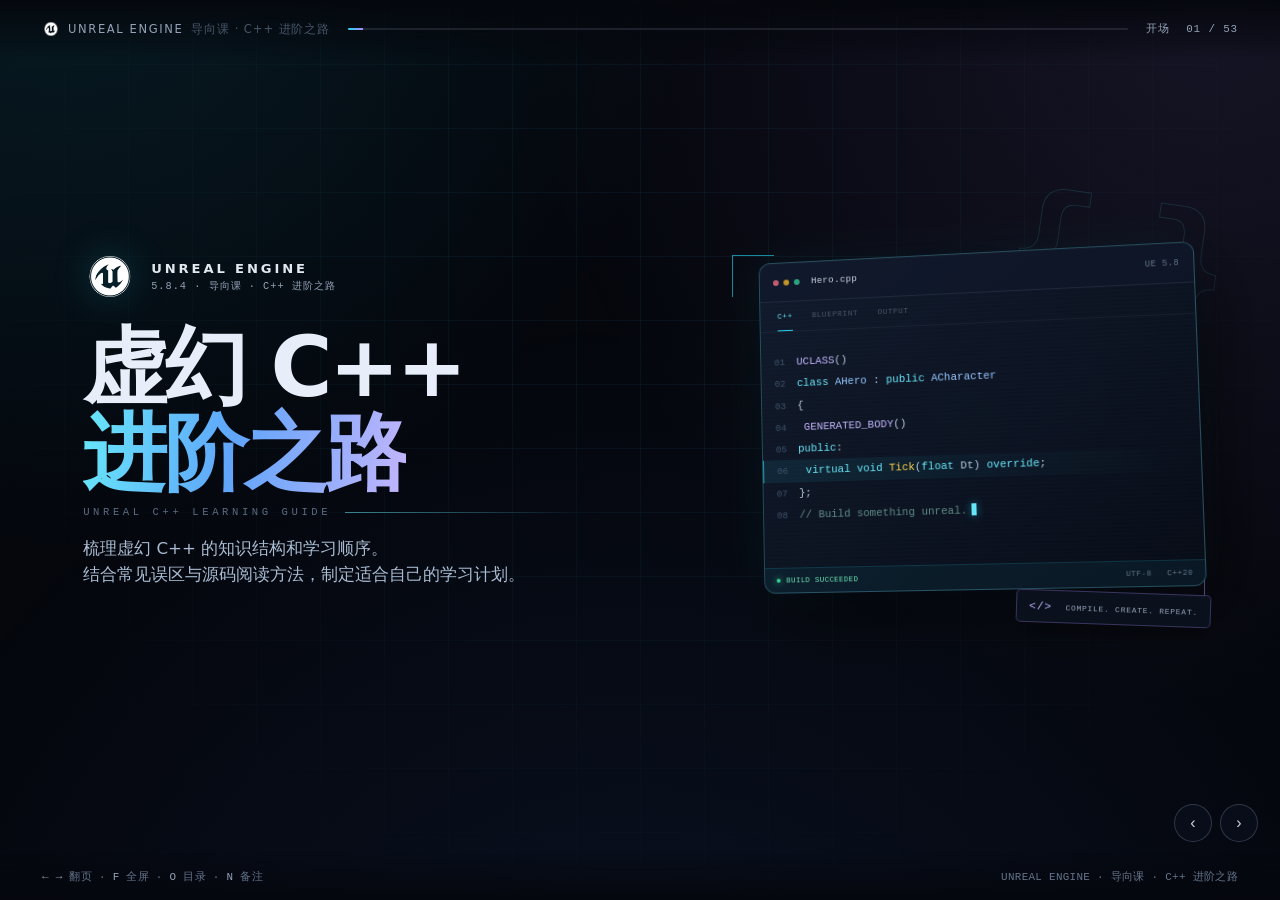
<file: 00-导向课-虚幻C++进阶之路/html/index.html>
<!DOCTYPE html>
<html lang="zh-CN">
<head>
<meta charset="UTF-8">
<meta name="viewport" content="width=device-width, initial-scale=1">
<title>导向课 · 虚幻 C++ 进阶之路</title>
<link rel="stylesheet" href="style.css">
<style>
/* ===== 密度基线 ===== */
.slide-inner{max-width:1480px;justify-content:center;gap:2px}
h2{font-size:clamp(1.7rem,2.9vw,2.6rem);margin:0 0 .3em;letter-spacing:-.028em}
.kicker{margin-bottom:11px;font-size:.68rem}
.lead{font-size:clamp(1rem,1.3vw,1.18rem);line-height:1.55;max-width:96ch;color:#a9bcd2}
.list li{font-size:clamp(.8rem,.96vw,.9rem);line-height:1.44}
.list.small li{font-size:.79rem;line-height:1.4}
.card.tight{padding:13px 15px}
.card h3{font-size:.98rem;margin-bottom:.28em}
.card .num{font-size:.56rem;margin-bottom:4px}
.big-line{margin-top:26px;padding-top:8px;font-size:clamp(1.05rem,1.65vw,1.42rem);line-height:1.45}
.big-line b{background:linear-gradient(100deg,#67e8f9,#c4b5fd);-webkit-background-clip:text;background-clip:text;color:transparent}

/* ===== 阶梯 ===== */
.ladder{display:grid;grid-template-columns:repeat(5,minmax(0,1fr));align-items:end;gap:9px;margin-top:18px}
.ladder .step{position:relative;border:1px solid var(--line);border-radius:12px;background:linear-gradient(180deg,rgba(20,30,50,.9),rgba(10,16,29,.7));padding:13px;min-height:var(--h,110px);display:flex;flex-direction:column;justify-content:flex-end;gap:4px}
.ladder .step::after{content:"";position:absolute;left:0;right:0;top:0;height:2px;border-radius:12px 12px 0 0;background:linear-gradient(90deg,var(--cyan),var(--violet))}
.ladder .step.c2::after{background:linear-gradient(90deg,#38bdf8,#60a5fa)}
.ladder .step.c3::after{background:linear-gradient(90deg,#a78bfa,#c4b5fd)}
.ladder .step.c4::after{background:linear-gradient(90deg,#fbbf24,#fcd34d)}
.ladder .step.c5::after{background:linear-gradient(90deg,#fb7185,#fda4af)}
.ladder .no{position:absolute;top:10px;right:11px;font-family:var(--mono);font-size:.6rem;color:#5b6b82;letter-spacing:.1em}
.ladder .lvl{font-family:var(--mono);font-size:.6rem;letter-spacing:.14em;color:#67e8f9}
.ladder .step.c2 .lvl{color:#93c5fd}.ladder .step.c3 .lvl{color:#c4b5fd}.ladder .step.c4 .lvl{color:#fcd34d}.ladder .step.c5 .lvl{color:#fda4af}
.ladder b{font-size:clamp(.95rem,1.15vw,1.1rem);font-weight:650;color:#e8eef9;line-height:1.25}
.ladder small{font-size:.58rem;color:#475569;font-family:var(--mono)}
.ladder p{margin:.25em 0 0;font-size:.78rem;line-height:1.38;color:#8fa4bd}

/* ===== 五级并排卡 ===== */
.lv-grid{display:grid;gap:7px;grid-template-columns:repeat(5,minmax(0,1fr));margin-top:10px}
.lv{border:1px solid var(--line);border-radius:11px;padding:9px 10px;background:rgba(15,23,42,.6);display:flex;flex-direction:column;gap:4px;position:relative}
.lv::before{content:"";position:absolute;inset:0 auto 0 0;width:2px;border-radius:11px 0 0 11px;background:var(--cyan)}
.lv.c2::before{background:#60a5fa}.lv.c3::before{background:#a78bfa}.lv.c4::before{background:#fbbf24}.lv.c5::before{background:#fb7185}
.lv .tag{font-family:var(--mono);font-size:.54rem;letter-spacing:.1em;color:#67e8f9}
.lv.c2 .tag{color:#93c5fd}.lv.c3 .tag{color:#c4b5fd}.lv.c4 .tag{color:#fcd34d}.lv.c5 .tag{color:#fda4af}
.lv b{font-size:.95rem;color:#e8eef9;line-height:1.25}
.lv .orig{font-family:var(--mono);font-size:.5rem;color:#475569}
.lv ul{margin:3px 0 0;padding-left:1em;font-size:.79rem;line-height:1.4;color:#93a6bd}
.lv li{margin-bottom:1px}
.lv .flag{margin-top:auto;font-size:.75rem;color:#a5f3fc;border-top:1px dashed rgba(148,163,184,.2);padding-top:4px;line-height:1.32}
.axis{display:flex;justify-content:space-between;font-family:var(--mono);font-size:.62rem;color:#5b6b82;margin-top:12px;letter-spacing:.1em}

/* ===== 通用矩阵/表格 ===== */
.mtx{width:100%;border-collapse:separate;border-spacing:0 6px;margin-top:12px;font-size:.9rem}
.mtx th{text-align:left;font-family:var(--mono);font-size:.53rem;letter-spacing:.1em;color:#64748b;padding:0 9px 3px;font-weight:500}
.mtx td{padding:10px 13px;background:rgba(15,23,42,.55);border-top:1px solid rgba(148,163,184,.08);border-bottom:1px solid rgba(148,163,184,.08);color:#a9bcd2;line-height:1.38;vertical-align:top}
.mtx tr td:first-child{border-left:1px solid rgba(148,163,184,.08);border-radius:6px 0 0 6px;color:#e8eef9;font-weight:500}
.mtx tr td:last-child{border-right:1px solid rgba(148,163,184,.08);border-radius:0 6px 6px 0}
.mtx .ok{color:#6ee7b7}.mtx .no{color:#fda4af}.mtx .mid{color:#fcd34d}
.mtx code{font-size:.92em}
.mtx.tight td{padding:6px 9px;font-size:.8rem}
.mtx.tight tr td:first-child{white-space:nowrap}

/* ===== 卡片阵列 ===== */
.mgrid{display:grid;gap:10px;margin-top:14px}
.mg-2{grid-template-columns:repeat(2,minmax(0,1fr))}
.mg-3{grid-template-columns:repeat(3,minmax(0,1fr))}
.mg-4{grid-template-columns:repeat(4,minmax(0,1fr))}
.mg-5{grid-template-columns:repeat(5,minmax(0,1fr))}
.mi{border:1px solid var(--line);border-radius:10px;padding:11px 13px;background:rgba(15,23,42,.55)}
.mi .k{font-family:var(--mono);font-size:.6rem;letter-spacing:.1em;color:#67e8f9}
.mi b{display:block;font-size:.92rem;margin:.16em 0 .26em;color:#e8eef9;line-height:1.28}
.mi p{margin:0;font-size:.78rem;line-height:1.45;color:#8fa4bd}
.mi.v .k{color:#c4b5fd}.mi.g .k{color:#6ee7b7}.mi.a .k{color:#fcd34d}.mi.r .k{color:#fda4af}

/* ===== 图区 ===== */
.diagram{border:1px solid var(--line);border-radius:14px;padding:16px 18px;background:linear-gradient(180deg,rgba(15,23,42,.62),rgba(8,12,21,.5));margin-top:12px}
.diagram .cap{font-family:var(--mono);font-size:.62rem;letter-spacing:.13em;color:#5b6b82;margin-bottom:10px}
.ascii{font-family:var(--mono);font-size:clamp(.72rem,1.02vw,.98rem);line-height:1.62;color:#7f93ac;white-space:pre;overflow-x:auto;margin:0}
.ascii b{color:#67e8f9;font-weight:500}
.ascii i{color:#c4b5fd;font-style:normal}
.ascii u{color:#fcd34d;text-decoration:none}
.ascii s{color:#fda4af;text-decoration:none}
.ascii g{color:#6ee7b7}
.tree{font-family:var(--mono);font-size:clamp(.56rem,.72vw,.68rem);line-height:1.5;color:#7f93ac;white-space:pre;overflow-x:auto;margin:0}
.tree b{color:#67e8f9}.tree i{color:#c4b5fd;font-style:normal}.tree u{color:#fcd34d;text-decoration:none}.tree g{color:#6ee7b7}

/* ===== 管道 ===== */
.pipe{display:grid;grid-template-columns:repeat(5,minmax(0,1fr));gap:5px}
.pipe .st{border:1px solid var(--line);border-radius:9px;padding:8px 9px;background:rgba(15,23,42,.7)}
.pipe .st .n{font-family:var(--mono);font-size:.52rem;color:#67e8f9;letter-spacing:.09em}
.pipe .st b{display:block;font-size:.78rem;margin:.16em 0 .2em}
.pipe .st small{font-size:.64rem;color:#7f93ac;line-height:1.32;display:block}
.pipe .st.err{border-color:rgba(251,113,133,.4);background:rgba(251,113,133,.05)}
.pipe .st.err .n{color:#fda4af}
.pipe-note{display:grid;grid-template-columns:repeat(5,minmax(0,1fr));gap:5px;margin-top:5px}
.pipe-note span{font-size:.6rem;line-height:1.3;color:#fda4af;border-top:1px solid rgba(251,113,133,.22);padding-top:4px}

/* ===== 链与节点 ===== */
.chain{display:flex;align-items:center;gap:5px;flex-wrap:wrap}
.node2{border:1px solid var(--line);border-radius:7px;padding:4px 8px;font-family:var(--mono);font-size:.64rem;background:#0a1220;color:#cbd5e1;white-space:nowrap}
.node2.c{border-color:rgba(34,211,238,.4);color:#a5f3fc}
.node2.g{border-color:rgba(52,211,153,.4);color:#a7f3d0}
.node2.v{border-color:rgba(167,139,250,.4);color:#c4b5fd}
.node2.a{border-color:rgba(251,191,36,.4);color:#fcd34d}
.node2.r{border-color:rgba(251,113,133,.4);color:#fecdd3}
.chain .ar{color:#374151;font-family:var(--mono);font-size:.66rem}

/* ===== 嵌套圈 ===== */
.nest{display:grid;gap:5px;border:1px solid rgba(34,211,238,.3);border-radius:11px;padding:10px;background:rgba(34,211,238,.035)}
.nest .ring{border:1px dashed var(--line-strong);border-radius:8px;padding:8px}
.nest .ring .rl{font-family:var(--mono);font-size:.53rem;letter-spacing:.09em;color:#67e8f9;margin-bottom:4px}
.nest .ring.v{border-color:rgba(167,139,250,.34)}.nest .ring.v .rl{color:#c4b5fd}
.nest .ring.a{border-color:rgba(251,191,36,.34)}.nest .ring.a .rl{color:#fcd34d}
.nest p{margin:0;font-size:.72rem;line-height:1.42;color:#8fa4bd}

/* ===== 环 ===== */
.loop{display:grid;grid-template-columns:repeat(4,1fr);gap:8px}
.loop .q{border:1px solid var(--line);border-radius:11px;padding:12px 13px;background:rgba(15,23,42,.6)}
.loop .q .n{font-family:var(--mono);font-size:.53rem;color:#67e8f9;letter-spacing:.09em}
.loop .q b{display:block;font-size:.95rem;margin:.15em 0 .25em}
.loop .q p{margin:0;font-size:.79rem;line-height:1.38;color:#8fa4bd}
.loop-bar{height:1px;background:linear-gradient(90deg,rgba(34,211,238,.7),rgba(167,139,250,.7));margin:8px 0 0;position:relative}
.loop-bar::after{content:"↻ 回到第一步，但起点更高";position:absolute;right:0;top:-8px;background:#080c15;padding:0 7px;font-family:var(--mono);font-size:.53rem;color:#c4b5fd}

/* ===== 杂项 ===== */
.two-col-dense{display:grid;grid-template-columns:1.04fr .96fr;gap:clamp(14px,1.9vw,26px);align-items:start;margin-top:12px}
.cols{display:grid;grid-template-columns:repeat(2,minmax(0,1fr));gap:clamp(13px,1.7vw,22px);margin-top:12px}
.cols3{display:grid;grid-template-columns:repeat(3,minmax(0,1fr));gap:clamp(11px,1.5vw,18px);margin-top:12px}
.hd{display:flex;align-items:center;gap:6px;font-family:var(--mono);font-size:.64rem;letter-spacing:.11em;color:#67e8f9;margin-bottom:8px}
.hd.v{color:#c4b5fd}.hd.g{color:#6ee7b7}.hd.a{color:#fcd34d}.hd.r{color:#fda4af}
.tick{font-size:.88rem;line-height:1.5;color:#a9bcd2;display:flex;gap:8px;align-items:flex-start}
.tick::before{content:"›";color:#67e8f9;font-family:var(--mono);flex:none}
.tick.v::before{color:#c4b5fd}.tick.a::before{color:#fcd34d}.tick.r::before{color:#fda4af}.tick.g::before{color:#6ee7b7}
.tickset{display:grid;gap:4px;margin-top:5px}
.tag2{font-family:var(--mono);font-size:.54rem;letter-spacing:.07em;padding:.22em .55em;border-radius:4px;border:1px solid var(--line-strong);color:#94a3b8}
.tag2.c{color:#a5f3fc;border-color:rgba(34,211,238,.4);background:rgba(34,211,238,.06)}
.tag2.v{color:#c4b5fd;border-color:rgba(167,139,250,.4);background:rgba(167,139,250,.06)}
.tag2.g{color:#a7f3d0;border-color:rgba(52,211,153,.4);background:rgba(52,211,153,.06)}
.tag2.a{color:#fcd34d;border-color:rgba(251,191,36,.4);background:rgba(251,191,36,.06)}
.tag2.r{color:#fda4af;border-color:rgba(251,113,133,.4);background:rgba(251,113,133,.06)}
.tagset{display:flex;gap:5px;flex-wrap:wrap;margin-top:6px}
.pre2{font-family:var(--mono);font-size:clamp(.74rem,.96vw,.92rem);line-height:1.62;color:#c9d8ea;background:#060a11;border:1px solid rgba(148,163,184,.16);border-radius:9px;padding:10px 12px;margin:0;overflow-x:auto;white-space:pre}
.pre2 .cm{color:#64748b}.pre2 .kw{color:#c4b5fd}.pre2 .ty{color:#67e8f9}.pre2 .st{color:#a7f3d0}.pre2 .nb{color:#fcd34d}
.diff{display:flex;flex-direction:column;gap:5px;margin-top:10px}
.diff-row{display:grid;grid-template-columns:minmax(0,1fr) 18px minmax(0,1fr);gap:8px;align-items:center}
.diff-row .old,.diff-row .new{border:1px solid var(--line);border-radius:8px;padding:6px 10px;font-family:var(--mono);font-size:clamp(.62rem,.8vw,.76rem);line-height:1.35}
.diff-row .old{background:rgba(251,113,133,.05);border-color:rgba(251,113,133,.22);color:#fecdd3;text-decoration:line-through;text-decoration-color:rgba(251,113,133,.4)}
.diff-row .new{background:rgba(52,211,153,.055);border-color:rgba(52,211,153,.24);color:#a7f3d0}
.diff-row .arw{font-family:var(--mono);text-align:center;color:#374151}
.stat-strip{display:grid;grid-template-columns:repeat(4,1fr);gap:8px;margin-top:18px;max-width:620px}
.stat-strip div{border-left:2px solid rgba(34,211,238,.5);padding-left:10px}
.stat-strip b{display:block;font-family:var(--mono);font-size:clamp(1.1rem,1.9vw,1.55rem);color:#67e8f9;letter-spacing:-.02em;line-height:1.1}
.stat-strip small{font-size:.6rem;color:#64748b;letter-spacing:.06em}
.redline{color:#fda4af;font-weight:600}
.capability{margin-top:18px;border:1px dashed rgba(34,211,238,.38);border-radius:11px;padding:12px 15px;background:rgba(34,211,238,.045);font-size:.9rem;line-height:1.5;color:#cfe6f3}
.capability b{color:#a5f3fc}


.mtx td s{color:#e9a3ad;text-decoration:none;opacity:.9}
.mtx td s::before{content:"× ";color:#fb7185;font-weight:700}
.mtx td code{background:rgba(34,211,238,.09)}
.ascii s{color:#e9a3ad}
.ratio{display:flex;height:38px;border-radius:9px;overflow:hidden;border:1px solid var(--line);margin-top:10px;font-family:var(--mono);font-size:.64rem}
.ratio span{display:flex;align-items:center;justify-content:center;height:100%}
.ratio .bp{flex:0 0 80%;background:rgba(34,211,238,.16);color:#a5f3fc}
.ratio .cpp{flex:1;background:rgba(167,139,250,.2);color:#ddd6fe}
.stack{display:flex;flex-direction:column;gap:8px}

/* ===== 大屏等比放大（1080p / 4K 投影）===== */
@media (min-width:1500px){
  html{font-size:18px}
  .slide-inner{max-width:1640px}
  .slide{padding-left:clamp(40px,5vw,120px);padding-right:clamp(40px,5vw,120px)}
}
@media (min-width:1820px){
  html{font-size:20px}
  .slide-inner{max-width:1880px}
  .ascii{font-size:clamp(.82rem,1vw,1.05rem)}
}
@media (min-width:2400px){
  html{font-size:24px}
  .slide-inner{max-width:2200px}
}


/* ===== 课程位置三联卡 ===== */
.where-flow{display:grid;grid-template-columns:1fr 36px 1fr 36px 1fr;align-items:center;gap:0;margin-top:18px}
.where-card{position:relative;border:1px solid var(--line);border-radius:14px;padding:20px 21px 19px;background:linear-gradient(180deg,rgba(20,30,50,.82),rgba(9,14,25,.7));overflow:hidden}
.where-card::before{content:"";position:absolute;inset:0 0 auto 0;height:2px;background:linear-gradient(90deg,var(--cyan),var(--violet))}
.where-card.w2::before{background:linear-gradient(90deg,#38bdf8,#60a5fa)}
.where-card.w3::before{background:linear-gradient(90deg,#34d399,#6ee7b7)}
.where-card .idx{font-family:var(--mono);font-size:.56rem;letter-spacing:.14em;color:#5b6b82}
.where-card .nm{font-size:1.14rem;font-weight:650;color:#e8eef9;margin:.22em 0 .55em}
.where-card .nm span{font-size:.66rem;font-weight:400;color:#64748b;margin-left:5px}
.where-card ul{margin:0;padding:0;list-style:none;display:grid;gap:7px}
.where-card li{position:relative;padding-left:14px;font-size:.92rem;line-height:1.45;color:#a9bcd2}
.where-card li::before{content:"";position:absolute;left:0;top:.5em;width:5px;height:5px;border-radius:50%;background:rgba(34,211,238,.85);box-shadow:0 0 8px rgba(34,211,238,.7)}
.where-card.w2 li::before{background:rgba(96,165,250,.9);box-shadow:0 0 8px rgba(96,165,250,.75)}
.where-card.w3 li::before{background:rgba(52,211,153,.9);box-shadow:0 0 8px rgba(52,211,153,.75)}
.where-card .tagline{margin-top:14px;padding-top:11px;border-top:1px dashed rgba(148,163,184,.2);font-family:var(--mono);font-size:.66rem;letter-spacing:.1em;color:#67e8f9}
.where-card.w2 .tagline{color:#93c5fd}
.where-card.w3 .tagline{color:#6ee7b7}
.where-card.now{border-color:rgba(34,211,238,.5);box-shadow:0 0 0 1px rgba(34,211,238,.14),0 14px 40px rgba(34,211,238,.09)}
.where-card.now::after{content:"现在";position:absolute;top:11px;right:12px;font-family:var(--mono);font-size:.5rem;letter-spacing:.12em;color:#0a1220;background:linear-gradient(100deg,#67e8f9,#a5f3fc);padding:2px 7px;border-radius:4px;font-weight:700}
.where-arrow{display:grid;place-items:center;color:#374151;font-family:var(--mono);font-size:1rem}

/* ===== 封面 ===== */
.cover-title{font-size:clamp(3rem,6.6vw,6.1rem);line-height:1.02;letter-spacing:-.04em;margin:.1em 0 .12em}
.cover-sub{display:flex;align-items:center;gap:14px;margin:0 0 18px}
.cover-sub .en{font-family:var(--mono);font-size:.66rem;letter-spacing:.34em;color:#5b6b82;white-space:nowrap}
.cover-sub .ln{flex:1;max-width:230px;height:1px;background:linear-gradient(90deg,rgba(103,232,249,.55),transparent)}
.slide.cover .slide-inner{min-height:calc(100vh - 200px)}


/* ===== 境界全景（P04） ===== */
.lv-pano{display:grid;grid-template-columns:repeat(5,minmax(0,1fr));gap:10px;margin-top:10px;align-items:end}
.lv-col:nth-child(1){min-height:212px}
.lv-col:nth-child(2){min-height:232px}
.lv-col:nth-child(3){min-height:252px}
.lv-col:nth-child(4){min-height:272px}
.lv-col:nth-child(5){min-height:292px}
.lv-col{border:1px solid var(--line);border-radius:12px;padding:13px 13px 12px;background:linear-gradient(180deg,rgba(19,28,46,.78),rgba(9,14,25,.62));display:flex;flex-direction:column;gap:9px;position:relative;overflow:hidden}
.lv-col::before{content:"";position:absolute;inset:0 0 auto 0;height:2px;background:linear-gradient(90deg,var(--cyan),#67e8f9)}
.lv-col.c2::before{background:linear-gradient(90deg,#38bdf8,#60a5fa)}
.lv-col.c3::before{background:linear-gradient(90deg,#a78bfa,#c4b5fd)}
.lv-col.c4::before{background:linear-gradient(90deg,#fbbf24,#fcd34d)}
.lv-col.c5::before{background:linear-gradient(90deg,#fb7185,#fda4af)}
.lv-col .top{display:flex;align-items:baseline;justify-content:space-between;gap:6px}
.lv-col .lvl{font-family:var(--mono);font-size:.66rem;letter-spacing:.14em;color:#67e8f9}
.lv-col.c2 .lvl{color:#93c5fd}.lv-col.c3 .lvl{color:#c4b5fd}.lv-col.c4 .lvl{color:#fcd34d}.lv-col.c5 .lvl{color:#fda4af}
.lv-col .no{font-family:var(--mono);font-size:.54rem;color:#3f4a5c}
.lv-col h3{margin:0;font-size:.95rem;color:#e8eef9;line-height:1.2}
.lv-col .orig{font-family:var(--mono);font-size:.53rem;color:#4a5568;margin-top:-6px}
.lv-col .kw{display:flex;flex-wrap:wrap;gap:4px}
.lv-col .kw span{font-size:.63rem;padding:2px 6px;border-radius:4px;border:1px solid rgba(148,163,184,.22);color:#94a3b8;background:rgba(15,23,42,.6);white-space:nowrap}
.lv-col .out{font-size:.76rem;line-height:1.42;color:#8fa4bd;margin-top:auto;padding-top:8px;border-top:1px dashed rgba(148,163,184,.18)}
.lv-col .bar{height:4px;border-radius:3px;background:rgba(148,163,184,.14);overflow:hidden;margin-top:2px}
.lv-col .bar i{display:block;height:100%;border-radius:3px;background:linear-gradient(90deg,#22d3ee,#67e8f9)}
.lv-col.c2 .bar i{background:linear-gradient(90deg,#38bdf8,#60a5fa)}
.lv-col.c3 .bar i{background:linear-gradient(90deg,#a78bfa,#c4b5fd)}
.lv-col.c4 .bar i{background:linear-gradient(90deg,#fbbf24,#fcd34d)}
.lv-col.c5 .bar i{background:linear-gradient(90deg,#fb7185,#fda4af)}
.lv-col .tm{font-family:var(--mono);font-size:.58rem;color:#5b6b82;display:flex;justify-content:space-between}
.lv-col{justify-content:flex-start}
.lv-col .out{margin-top:0}
.lv-col .next{margin-top:auto;font-size:.7rem;line-height:1.4;color:#8fa4bd;padding:7px 8px;border-radius:6px;background:rgba(148,163,184,.055);border:1px solid rgba(148,163,184,.13)}
.lv-col .next i{display:block;font-family:var(--mono);font-style:normal;font-size:.55rem;letter-spacing:.1em;color:#67e8f9;margin-bottom:3px}
.lv-col.c2 .next i{color:#93c5fd}
.lv-col.c3 .next i{color:#c4b5fd}
.lv-col.c4 .next i{color:#fcd34d}
.lv-col.c5 .next i{color:#fda4af}
.lv-col .bar{margin-top:8px}


/* ===== 规格行（替代 ASCII 文本图） ===== */
.spec{display:flex;flex-direction:column;gap:4px;margin:0}
.spec .sr{display:grid;grid-template-columns:auto 1fr;gap:10px;align-items:baseline;padding:6px 10px;border-radius:8px;background:rgba(15,23,42,.45);border-left:2px solid rgba(148,163,184,.22)}
.spec .sr .lbl{font-family:var(--mono);font-size:.72rem;color:#7f93ac;white-space:nowrap;letter-spacing:.02em}
.spec .sr .txt{font-size:.82rem;line-height:1.45;color:#a9bcd2}
.spec .sr .txt b{color:#e8eef9}
.spec .sr.note{grid-template-columns:1fr;background:none;border-left:0;padding:2px 2px 2px 0}
.spec .sr.note .txt{color:#8fa4bd;font-size:.8rem}
.spec .sr.pos{background:rgba(52,211,153,.05);border-left-color:rgba(52,211,153,.55)}
.spec .sr.pos .lbl{color:#6ee7b7}
.spec .sr.neg{background:rgba(251,113,133,.05);border-left-color:rgba(251,113,133,.5)}
.spec .sr.neg .lbl{color:#fda4af}
.spec .sr.cau{background:rgba(251,191,36,.05);border-left-color:rgba(251,191,36,.5)}
.spec .sr.cau .lbl{color:#fcd34d}
.spec .sr.hi{background:rgba(34,211,238,.06);border-left-color:rgba(34,211,238,.55)}
.spec .sr.hi .lbl{color:#67e8f9}
.spec .txt b{color:#e8eef9}
.spec .txt i{color:#c4b5fd;font-style:normal}
.spec .txt u{color:#fcd34d;text-decoration:none}
.spec .txt g{color:#6ee7b7}
.spec .txt s{color:#e9a3ad}
.spec .txt code{font-size:.94em}
.spec .sr.plain{background:none;border-left:0;padding-left:0}


/* 三列：标签 → 结论 */
.spec3 .sr{grid-template-columns:auto 1fr auto}
.spec .sr .res{font-size:.78rem;color:#a5f3fc;white-space:nowrap;font-family:var(--mono)}
.spec .sr .arw{color:#374151;font-family:var(--mono);font-size:.8rem;justify-self:center}

/* 步骤序号 */
.steps{display:flex;flex-direction:column;gap:5px;margin:0;padding:0;list-style:none;counter-reset:st}
.steps li{position:relative;padding:7px 11px 7px 34px;border-radius:8px;background:rgba(15,23,42,.45);font-size:.83rem;line-height:1.45;color:#a9bcd2}
.steps li::before{counter-increment:st;content:counter(st);position:absolute;left:9px;top:7px;width:17px;height:17px;border-radius:5px;background:rgba(34,211,238,.14);border:1px solid rgba(34,211,238,.42);color:#67e8f9;font-family:var(--mono);font-size:.58rem;display:grid;place-items:center}

/* 时间轴（替代 ▓░） */
.tl-map{display:grid;grid-template-columns:repeat(12,minmax(0,1fr));gap:5px;margin-top:10px}
.tl-map .seg{border-radius:7px;padding:7px 6px 8px;background:rgba(15,23,42,.6);border:1px solid rgba(148,163,184,.14);position:relative;overflow:hidden}
.tl-map .seg .k{font-family:var(--mono);font-size:.56rem;color:#67e8f9;letter-spacing:.08em}
.tl-map .seg .n{display:block;font-size:.72rem;color:#cbd5e1;margin-top:2px;white-space:nowrap;overflow:hidden;text-overflow:ellipsis}
.tl-map .seg .t{font-family:var(--mono);font-size:.6rem;color:#64748b;margin-top:3px;display:block}
.tl-map .seg .fb{position:absolute;left:0;right:0;bottom:0;height:3px;background:linear-gradient(90deg,#22d3ee,#a78bfa);opacity:.85}
.tl-map .seg.big{background:rgba(34,211,238,.08);border-color:rgba(34,211,238,.34)}
.tl-legend{display:flex;justify-content:space-between;font-family:var(--mono);font-size:.58rem;color:#5b6b82;margin-top:8px}
@media (max-width:1080px){
  .tl-map{grid-template-columns:repeat(4,minmax(0,1fr))}
}

@media (max-width:1080px){.lv-pano{grid-template-columns:repeat(2,minmax(0,1fr))}}
@media (max-width:680px){.lv-pano{grid-template-columns:1fr}}

@media (max-width:1080px){
  .where-flow{grid-template-columns:1fr}
  .where-arrow{height:20px;transform:rotate(90deg)}
}

@media (max-width:1080px){
  .lv-grid,.pipe,.pipe-note,.mg-5,.mg-4{grid-template-columns:repeat(2,minmax(0,1fr))}
  .mg-3{grid-template-columns:repeat(2,minmax(0,1fr))}
  .cols,.cols3,.two-col-dense{grid-template-columns:1fr}
  .ladder{grid-template-columns:repeat(2,1fr)}
  .lv{min-height:0}
}
@media (max-width:680px){
  .mg-2,.mg-3,.mg-4,.mg-5,.lv-grid,.pipe,.pipe-note{grid-template-columns:1fr}
  .loop{grid-template-columns:1fr}
  .mtx{font-size:.66rem}
}
</style>
</head>
<body>

<svg class="defs" aria-hidden="true"><defs>
  <marker id="arr-cyan" markerWidth="10" markerHeight="10" refX="8" refY="3" orient="auto"><path d="M0,0 L8,3 L0,6 Z" fill="#22d3ee"/></marker>
</defs></svg>

<div class="deck">
  <header class="topbar">
    <div class="brand">
      <img class="ue-logo sm" src="assets/ue-logo.png" alt="Unreal Engine">
      <span>UNREAL ENGINE</span>
      <i>导向课 · C++ 进阶之路</i>
    </div>
    <div class="progress"><span id="progressBar"></span></div>
    <div class="meta"><span id="sectionLabel"></span><span id="counter">01 / 53</span></div>
  </header>

  <main id="slides">

    <!-- 01 -->
    <section class="slide cover active" data-section="开场" data-title="虚幻 C++ 进阶之路">
      <div class="slide-inner cover-grid">
        <div>
          <div class="logo-lockup reveal">
            <img class="ue-logo" src="assets/ue-logo.png" alt="Unreal Engine">
            <div><b>UNREAL ENGINE</b><span>5.8.4 · 导向课 · C++ 进阶之路</span></div>
          </div>
          <h1 class="reveal cover-title" style="--d:1">虚幻 C++<br><span class="grad">进阶之路</span></h1>
          <div class="cover-sub reveal" style="--d:2">
            <span class="en">UNREAL C++ LEARNING GUIDE</span>
            <span class="ln"></span>
          </div>
          <p class="lead reveal" style="--d:3">梳理虚幻 C++ 的知识结构和学习顺序。<br>结合常见误区与源码阅读方法，制定适合自己的学习计划。</p>
        </div>
        <div class="hero-visual reveal" style="--d:2" aria-hidden="true">
          <div class="code-glow"></div>
          <span class="code-watermark">{ }</span>
          <span class="code-corner top-left"></span>
          <span class="code-corner bottom-right"></span>
          <div class="code-window">
            <div class="code-window-bar">
              <div class="window-dots"><i></i><i></i><i></i></div>
              <span class="code-file">Hero.cpp</span>
              <span class="code-version">UE 5.8</span>
            </div>
            <div class="code-tabs"><span class="active">C++</span><span>BLUEPRINT</span><span>OUTPUT</span></div>
            <div class="code-body">
              <div><span class="line-no">01</span><code><span class="code-macro">UCLASS</span>()</code></div>
              <div><span class="line-no">02</span><code><span class="code-keyword">class</span> <span class="code-type">AHero</span> : <span class="code-keyword">public</span> <span class="code-type">ACharacter</span></code></div>
              <div><span class="line-no">03</span><code>{</code></div>
              <div><span class="line-no">04</span><code>    <span class="code-macro">GENERATED_BODY</span>()</code></div>
              <div><span class="line-no">05</span><code><span class="code-keyword">public</span>:</code></div>
              <div class="code-focus"><span class="line-no">06</span><code>    <span class="code-keyword">virtual void</span> <span class="code-fn">Tick</span>(<span class="code-keyword">float</span> Dt) <span class="code-keyword">override</span>;</code></div>
              <div><span class="line-no">07</span><code>};</code></div>
              <div><span class="line-no">08</span><code><span class="code-comment">// Build something unreal.</span><span class="code-caret"></span></code></div>
            </div>
            <div class="code-status"><span><i></i>BUILD SUCCEEDED</span><span>UTF-8&nbsp;&nbsp; C++20</span></div>
          </div>
          <div class="code-float-tag"><span>&lt;/&gt;</span> COMPILE. CREATE. REPEAT.</div>
        </div>
      </div>
      <aside class="notes">开场直接说明课程范围：这节课不写代码，主要梳理虚幻 C++ 的知识结构、学习顺序和源码阅读方法。学生可以据此安排后续学习。</aside>
    </section>

    <!-- 02 -->
    <section class="slide" data-section="开场" data-title="今天不讲语法">
      <div class="slide-inner">
        <div class="kicker reveal">开场 · 预期管理</div>
        <h2 class="reveal" style="--d:1">今天不讲语法</h2>
        <p class="lead reveal" style="--d:2">这节课暂不展开语法，先介绍代码应该放在哪一层、为什么这样组织，以及什么时候开始动手。</p>

        <div class="reveal" style="--d:3;display:grid;grid-template-columns:1fr 1fr;gap:13px;margin-top:12px">
          <div class="card" style="margin:0;border-color:rgba(52,211,153,.26);background:linear-gradient(180deg,rgba(20,44,40,.42),rgba(9,16,26,.72))">
            <div class="hd g">本节课的五个收获</div>
            <div class="tickset">
              <div class="tick g">你在哪个境界，以及凭什么这么判断</div>
              <div class="tick g">这条学习路线有哪些阶段</div>
              <div class="tick g">先学什么、后学什么，顺序错了会怎样</div>
              <div class="tick g">用四条标准检查学习效果</div>
              <div class="tick g">答案去哪儿找：源码、工具、方法论</div>
            </div>
          </div>
          <div class="card" style="margin:0;border-color:rgba(251,113,133,.22);background:linear-gradient(180deg,rgba(46,22,30,.42),rgba(9,16,26,.72))">
            <div class="hd r">本节课不展开的内容</div>
            <div class="tickset">
              <div class="tick r">指针、模板、语法细节</div>
              <div class="tick r">宏展开后的完整代码</div>
              <div class="tick r">API 清单与参数含义</div>
              <div class="tick r">某个功能的具体实现步骤</div>
              <div class="tick r">Gameplay 框架的完整生命周期</div>
            </div>
          </div>
        </div>

        <div class="where-flow reveal" style="--d:4">
          <div class="where-card now">
            <div class="idx">STAGE 01</div>
            <div class="nm">导向课<span>今天</span></div>
            <ul>
              <li>我该学什么？</li>
              <li>按什么顺序？</li>
            </ul>
            <div class="tagline">→ 地图</div>
          </div>
          <div class="where-arrow">›</div>
          <div class="where-card w2">
            <div class="idx">STAGE 02</div>
            <div class="nm">第一节课</div>
            <ul>
              <li>一局游戏怎么跑起来</li>
              <li>编辑器到框架，一次走通</li>
            </ul>
            <div class="tagline">→ 地形</div>
          </div>
          <div class="where-arrow">›</div>
          <div class="where-card w3">
            <div class="idx">STAGE 03</div>
            <div class="nm">实战课</div>
            <ul>
              <li>动手做出来</li>
              <li>出问题怎么查</li>
            </ul>
            <div class="tagline">→ 走路</div>
          </div>
        </div>
        <p class="tiny muted reveal" style="--d:5;margin-top:14px">三次课的安排：<b style="color:#a5f3fc">导向课梳理知识结构，基础课讲清运行机制，实战课完成项目练习</b>。</p>
      </div>
      <aside class="notes">先说明这节课能学到什么、不涉及什么。具体代码练习放在后续课程，本节课帮助学生判断需要学哪些内容，以及按什么顺序学。最后介绍三次课各自的侧重点。</aside>
    </section>

    <!-- 03 -->
    <section class="slide" data-section="开场" data-title="这节课怎么讲">
      <div class="slide-inner">
        <div class="kicker reveal">开场 · 结构</div>
        <h2 class="reveal" style="--d:1">这节课怎么讲</h2>
        <p class="lead reveal" style="--d:2">先弄清虚幻 C++ 要学什么，再聊聊为什么值得学、你该学到哪一步，以及接下来怎么练。</p>
        <table class="mtx reveal" style="--d:3">
          <thead><tr><th style="width:220px">聊到哪块</th><th>大致讲什么</th></tr></thead>
          <tbody>
            <tr><td>先认识它</td><td>除了 C++ 语法，还要学引擎里的哪些东西</td></tr>
            <tr><td>再聊聊为什么学</td><td>哪些事情交给 C++，哪些事情用蓝图反而更方便</td></tr>
            <tr><td>看看自己用不用得上</td><td>结合你的岗位和项目，判断该学到什么程度</td></tr>
            <tr><td>找个合适的起点</td><td>从蓝图入手还是直接写 C++，各有什么利弊</td></tr>
            <tr><td>把该补的列出来</td><td>过一遍六块核心知识，顺便说说常见的八个难点</td></tr>
            <tr><td>最后讲讲怎么练</td><td>怎么抄、怎么改、怎么总结，让做过的内容真正留下来</td></tr>
          </tbody>
        </table>
        <p class="big-line reveal" style="--d:4">讲完这些，再带你看看<b>怎么用 AI 辅助学习</b>、<b>怎么翻源码</b>，最后留几项课后练习。</p>
      </div>
      <aside class="notes">这页按实际讲课顺序介绍即可：先认识虚幻 C++，再聊学习价值、适合人群和入门方式，接着梳理知识与难点，最后讲练习方法、AI 辅助和源码阅读。</aside>
    </section>

    <!-- 04 -->
    <section class="slide" data-section="地图" data-title="五个境界">
      <div class="slide-inner">
        <div class="kicker reveal">地图 · 全貌</div>
        <h2 class="reveal" style="--d:1">五个境界：从会用到造工具</h2>
        <p class="lead reveal" style="--d:2">可以把不同方向的学习进度放在这五级中检查。括号里是旧叫法；这里评估的是<b>具体能力</b>，与职级无关。</p>
        <div class="lv-pano reveal" style="--d:3">
          <div class="lv-col">
            <div class="top"><span class="lvl">L1 炼气</span><span class="no">新手村</span></div>
            <h3>学习引擎</h3><span class="orig">Learn the Engine</span>
            <div class="kw"><span>编辑器</span><span>蓝图</span><span>动画</span><span>AI</span><span>UMG</span><span>材质</span></div>
            <div class="next"><i>跨到筑基</i>开始用一个 C++ 类替掉一段蓝图</div>
            <div class="out">产出：能独立做出一个小游戏</div>
            <div class="bar"><i style="width:18%"></i></div>
            <div class="tm"><span>入门</span><span>3–12 个月</span></div>
          </div>
          <div class="lv-col c2">
            <div class="top"><span class="lvl">L2 筑基</span><span class="no">核心骨干</span></div>
            <h3>掌握引擎</h3><span class="orig">Master the Engine</span>
            <div class="kw"><span>函数库</span><span>模块分工</span><span>插件</span><span>Hot Path</span></div>
            <div class="next"><i>跨到金丹</i>挑一个模块，把它的源码读完一遍</div>
            <div class="out">产出：知道什么该写 C++，什么留给蓝图</div>
            <div class="bar"><i style="width:38%"></i></div>
            <div class="tm"><span>能上手做项目</span><span>1–3 年</span></div>
          </div>
          <div class="lv-col c3">
            <div class="top"><span class="lvl">L3 金丹</span><span class="no">江湖高手</span></div>
            <h3>懂得引擎</h3><span class="orig">Understand the Engine</span>
            <div class="kw"><span>源码</span><span>Slate</span><span>渲染扩展</span><span>Hack</span></div>
            <div class="next"><i>跨到元婴</i>做一次能拿出数据的性能或流程改造</div>
            <div class="out">产出：任何模块都有信心翻到源码并改</div>
            <div class="bar"><i style="width:58%"></i></div>
            <div class="tm"><span>团队技术支柱</span><span>3–6 年</span></div>
          </div>
          <div class="lv-col c4">
            <div class="top"><span class="lvl">L4 元婴</span><span class="no">坐镇大神</span></div>
            <h3>超越引擎</h3><span class="orig">Outgrow the Engine</span>
            <div class="kw"><span>重写模块</span><span>性能改造</span><span>工具链</span><span>流程</span></div>
            <div class="next"><i>跨到化神</i>造一个别人也在用的工具或规范</div>
            <div class="out">产出：引擎只是手里的工具之一</div>
            <div class="bar"><i style="width:78%"></i></div>
            <div class="tm"><span>决定技术方向</span><span>6 年以上</span></div>
          </div>
          <div class="lv-col c5">
            <div class="top"><span class="lvl">L5 化神</span><span class="no">行业大佬</span></div>
            <h3>创造引擎</h3><span class="orig">Create the Engine</span>
            <div class="kw"><span>引擎架构</span><span>生产力工具</span><span>行业影响</span></div>
            <div class="next"><i>终点</i>没有下一级，只有下一个问题</div>
            <div class="out">产出：作品改变一批人的工作方式</div>
            <div class="bar"><i style="width:100%"></i></div>
            <div class="tm"><span>定义问题</span><span>没有时间表</span></div>
          </div>
        </div>
        <div class="axis reveal" style="--d:4"><span>← 会用工具（绝大多数人停在这半边）</span><span>能改工具 →</span><span>造工具 →</span></div>

        <div class="reveal" style="--d:5;display:grid;grid-template-columns:1fr 1fr;gap:12px;margin-top:14px">
          <div class="card tight" style="margin:0;border-color:rgba(34,211,238,.3)">
            <b style="font-size:.86rem">为什么用「境界」这种叫法</b>
            <p class="small muted" style="margin:.4em 0 0">各模块可以处在不同级别，也可以跳级，<b style="color:#a5f3fc">没有统一认证</b>。它用于自测，不要求所有人按同一条路线前进。</p>
          </div>
          <div class="card tight" style="margin:0;border-color:rgba(251,191,36,.28)">
            <b style="font-size:.86rem">时间量级怎么看</b>
            <p class="small muted" style="margin:.4em 0 0">按全职投入估算，<b style="color:#fcd34d">不是承诺，也不是门槛</b>。带项目、有人带、只做一个模块，都能大幅压缩；反过来，一年只碰两次引擎，就别按这个表算。</p>
          </div>
        </div>
      </div>
      <aside class="notes">先介绍完整路线，再逐级展开。说明这三点：① 这里划分的是能力，不是职级；② 多数人长期处在筑基或金丹阶段很正常；③ 修仙名称只是方便记忆，炼气表示入门，化神表示行业级别的创造能力。时间量级仅供参考，下面重点说明每一级的典型产出。</aside>
    </section>

    <!-- 05 -->
    <section class="slide" data-section="地图" data-title="炼气 · 学习引擎">
      <div class="slide-inner">
        <div class="kicker reveal">地图 · L1 炼气（原「新手村」）</div>
        <h2 class="reveal" style="--d:1">炼气 · 学习引擎：直接写 C++ 也行，但要带着问题写</h2>
        <div class="reveal" style="--d:2;display:grid;grid-template-columns:.8fr 1.55fr 1.15fr;gap:10px;margin-top:10px">
          <div class="lv"><span class="tag">L1</span><b>炼气</b><span class="orig">新手村</span>
            <ul><li>编辑器：视口 / 大纲 / 细节 / 内容浏览器</li><li>蓝图连得出来、跑得起来</li><li>插件下载与配置</li></ul>
            <div class="flag">能做一个小独立游戏</div>
          </div>
          <div class="lv" style="background:rgba(34,211,238,.05);border-color:rgba(34,211,238,.3)">
            <span class="tag">这一级真正要练的</span>
            <table class="mtx tight" style="margin-top:2px">
              <tr><td>动画</td><td>动画蓝图、混合空间、状态机、Montage 与通知</td></tr>
              <tr><td>AI</td><td>行为树、黑板、导航网格、AIPerception</td></tr>
              <tr><td>材质</td><td>PBR 参数、材质实例、动态材质参数</td></tr>
              <tr><td>UMG</td><td>控件树、绑定、事件、动画与输入模式</td></tr>
              <tr><td>网络</td><td>复制概念、Owner、RPC 三种类型的手感</td></tr>
              <tr><td>粒子</td><td>Niagara 系统与发射器、参数暴露</td></tr>
            </table>
          </div>
          <div class="lv">
            <span class="tag">常见卡点与破法</span>
            <div class="tickset">
              <div class="tick">会连但不会拆 → 讲给别人听，讲不清就是没拆开</div>
              <div class="tick">只会照教程做 → 关掉教程，做第二个变体</div>
              <div class="tick">场景一复杂就乱 → 数据表 / 数据资产，别把数值写死在节点里</div>
              <div class="tick a">只追语法不看结构 → 代码能跑，但没人敢接手</div>
            </div>
          </div>
        </div>
        <div class="reveal" style="--d:3;display:grid;grid-template-columns:1fr 1.32fr;gap:12px;margin-top:12px">
          <div class="diagram" style="margin-top:0">
            <div class="cap">L1 的能力边界</div>
<div class="spec">
            <div class="sr pos"><span class="lbl"><g>能做到</g></span><span class="txt">原型 · 表现 · 规则 · 界面 · 小规模联机</span></div>
            <div class="sr neg"><span class="lbl"><s>做不到</s></span><span class="txt">定制引擎行为 · 优化热点 · 读别人的插件</span></div>
            <div class="sr hi"><span class="lbl"><b>判断标准</b></span><span class="txt">给一个新需求，一天内做出「能玩」的版本</span></div>
          </div>
          </div>
          <div class="card" style="border-color:rgba(34,211,238,.34);margin:0">
            <div class="hd">开始写 C++ 时，先考虑这四个问题</div>
            <table class="mtx tight" style="margin-top:4px">
              <tr><td>① 它在谁手里活着</td><td>谁创建、谁持有、谁在什么时机销毁？GC 凭什么不回收它</td></tr>
              <tr><td>② 它该写在哪一层</td><td>Actor / UObject / 组件 / 函数库：位置选错，代码就难以组织</td></tr>
              <tr><td>③ 它为什么这么写</td><td>宏、模块和反射都有具体作用，需要理解引擎的约束</td></tr>
              <tr><td>④ 换个人能改吗</td><td>命名、分层、注释；能跑只是及格，能被人接手才算会</td></tr>
            </table>
            <p class="tiny muted" style="margin:6px 0 0">提前学 C++ 完全可行，引擎源码也是重要的学习材料。先写通再补原理也可以，但要及时回顾，避免后续集中返工。</p>
          </div>
        </div>
      </div>
      <aside class="notes">炼气阶段可以直接写 C++，引擎源码也可以作为学习材料。需要避免只照抄而不理解。每写一段代码，都检查四个问题：谁持有它、写在哪一层、为什么这样写、换个人能不能修改。本节课不要求学生立即答全。</aside>
    </section>

    <!-- 06 -->
    <section class="slide" data-section="地图" data-title="筑基 · 掌握引擎">
      <div class="slide-inner">
        <div class="kicker reveal">地图 · L2 筑基（原「核心骨干」）</div>
        <h2 class="reveal" style="--d:1">筑基 · 掌握引擎：开始分工</h2>
        <div class="cols reveal" style="--d:2">
          <div class="card">
            <div class="hd">适合交给 C++ 的模块</div>
            <table class="mtx tight">
              <tr><td>函数库</td><td>BlueprintCallable 静态函数库，把重复逻辑收进 C++</td></tr>
              <tr><td>计算逻辑</td><td>伤害公式、属性结算、路径与寻路辅助</td></tr>
              <tr><td>战斗</td><td>武器基类、命中判定、连招状态机</td></tr>
              <tr><td>AI</td><td>自定义 Task / Service / Decorator，替代一堆蓝图节点</td></tr>
            </table>
          </div>
          <div class="card">
            <div class="hd v">这一阶段需要掌握的能力</div>
            <table class="mtx tight">
              <tr><td>分工框架</td><td>什么必须 C++、什么留在蓝图，边界画在哪</td></tr>
              <tr><td>函数库</td><td>把项目里的通用能力沉淀成可复用模块</td></tr>
              <tr><td>插件</td><td>把功能做成插件，跨项目复用</td></tr>
              <tr><td>专攻方向</td><td>Gameplay / 渲染 / 工具 / 网络，选一条深挖</td></tr>
            </table>
          </div>
        </div>
        <div class="diagram reveal" style="--d:3">
          <div class="cap">这一级的门槛：三种认知层次</div>
<pre class="ascii">  <s>只懂 Actor</s>   ── 知道怎么摆、怎么挂组件、怎么在关卡里用
       │  再往下走一层
  <u>懂 Object</u>     ── 知道 UObject 才是万物之基，Actor 只是「能进世界的 Object」
       │  再往下走一层
  <b>懂 Asset</b>      ── 知道资产是「存在磁盘上的对象」，有引用关系、有加载时机</pre>
        </div>
        <div class="capability reveal" style="--d:4">能力标志 <b>知道这段逻辑该写在哪一层</b>：能在 C++、脚本和蓝图之间做出合理选择。</div>
      </div>
      <aside class="notes">会用 Actor 不代表已经理解 UObject 的对象体系。这一级重点是分工，知道什么时候该用 C++、脚本或蓝图。Actor、Object、Asset 三层概念按顺序解释。</aside>
    </section>

    <!-- 07 -->
    <section class="slide" data-section="地图" data-title="金丹 · 懂得引擎">
      <div class="slide-inner">
        <div class="kicker reveal">地图 · L3 金丹（原「江湖高手」）</div>
        <h2 class="reveal" style="--d:1">金丹 · 懂得引擎：知道去哪儿找</h2>
        <div class="mgrid mg-2 reveal" style="--d:2">
          <div class="mi"><span class="k">研究</span><b>模块的机制与原理</b><p>不只看接口签名，而是看它为什么这样设计、约束从哪来</p></div>
          <div class="mi"><span class="k">实现</span><b>在 C++ 层写支撑类</b><p>通过工具类、策略类和子系统，为团队提供稳定的基础结构</p></div>
          <div class="mi v"><span class="k">扩展</span><b>引擎层扩展</b><p>Slate 自定义控件、编辑器扩展、改造渲染管线</p></div>
          <div class="mi a"><span class="k">维护</span><b>改引擎 / Hack / 修 bug</b><p>改得动，也合得回去；知道哪条路以后升级会疼</p></div>
        </div>
        <div class="diagram reveal" style="--d:3">
          <div class="cap">从「会用接口」到「明白机制」的五个问题</div>
<div class="spec">
            <div class="sr "><span class="lbl">1</span><span class="txt">这个类型为什么存在？删掉它会怎样？</span></div>
            <div class="sr "><span class="lbl">2</span><span class="txt">谁创建它、谁持有它、谁负责销毁？</span></div>
            <div class="sr "><span class="lbl">3</span><span class="txt">它跟哪些模块耦合？耦合点在哪一行？</span></div>
            <div class="sr "><span class="lbl">4</span><span class="txt">性能开销在哪？是每帧、每次调用、还是只在初始化？</span></div>
            <div class="sr "><span class="lbl">5</span><span class="txt">如果我要扩展它，最小侵入点在哪儿？</span></div>
          </div>
        </div>
        <div class="capability reveal" style="--d:4">能力标志 <b>面对陌生模块，能够阅读源码并找到合适的扩展点</b>。</div>
      </div>
      <aside class="notes">这一级不要求记住所有接口，重点是面对陌生模块时能主动阅读源码，找到实现和扩展点。</aside>
    </section>

    <!-- 08 -->
    <section class="slide" data-section="地图" data-title="元婴 · 超越引擎">
      <div class="slide-inner">
        <div class="kicker reveal">地图 · L4 元婴（原「坐镇大神」）</div>
        <h2 class="reveal" style="--d:1">元婴 · 超越引擎：引擎只是工具之一</h2>
        <table class="mtx reveal" style="--d:2">
          <thead><tr><th style="width:120px">动作</th><th>具体在做什么</th><th style="width:220px">判断标准</th></tr></thead>
          <tbody>
            <tr><td>重写模块</td><td>觉得现成方案不够用，自己设计一套，而且确实更好</td><td>性能或可维护性有量化的提升</td></tr>
            <tr><td>优化引擎</td><td>为项目定制引擎侧改造：内存、加载、渲染、构建</td><td>团队日常开发变快，而不是演示变快</td></tr>
            <tr><td>改造流程</td><td>把改造沉淀成工具链、CI、自动化检查</td><td>新人入职两周就能上手</td></tr>
            <tr><td>技术决策</td><td>知道什么时候不该用引擎的某块，甚至不该用引擎</td><td>能说出放弃的理由，不只是「不会」</td></tr>
          </tbody>
        </table>
        <div class="diagram reveal" style="--d:3">
          <div class="cap">三个层次的区别（同一件事：做一个功能）</div>
<div class="spec">
            <div class="sr neg"><span class="lbl">炼气</span><span class="txt"><s>把功能做出来</s>        我要一个能跑的版本</span></div>
            <div class="sr cau"><span class="lbl">金丹</span><span class="txt"><u>把功能做对</u>          符合引擎的写法，别人接手能看懂</span></div>
            <div class="sr hi"><span class="lbl">元婴</span><span class="txt"><b>把功能做成能力</b>      别人也能用它快速做出同样的事</span></div>
          </div>
        </div>
        <p class="big-line reveal" style="--d:4">这一阶段的能力通常来自持续解决项目中的复杂问题。</p>
      </div>
      <aside class="notes">这一页简要介绍即可。达到这一阶段通常需要长期解决复杂项目问题，同时还要能评估改动的必要性，避免过度设计。</aside>
    </section>

    <!-- 09 -->
    <section class="slide" data-section="地图" data-title="化神 · 创造引擎">
      <div class="slide-inner">
        <div class="kicker reveal">地图 · L5 化神（原「行业大佬」）</div>
        <h2 class="reveal" style="--d:1">化神 · 创造引擎：造工具的人</h2>
        <div class="mgrid mg-3 reveal" style="--d:2">
          <div class="mi"><span class="k">01</span><b>清楚整体结构</b><p>知道引擎各子系统的边界、依赖方向、演进路线</p></div>
          <div class="mi v"><span class="k">02</span><b>设计通用工具</b><p>把单个项目中的经验整理成适用于一类项目的工具</p></div>
          <div class="mi a"><span class="k">03</span><b>作品影响行业</b><p>别人因为你的工具，改变了工作方式</p></div>
        </div>
        <div class="diagram reveal" style="--d:3">
          <div class="cap">四级跃迁的本质变化</div>
<div class="spec">
            <div class="sr "><span class="lbl">炼气 → 筑基</span><span class="txt">从「会用」到「会选」        选工具</span></div>
            <div class="sr "><span class="lbl">筑基 → 金丹</span><span class="txt">从「会选」到「懂原理」      拆工具</span></div>
            <div class="sr "><span class="lbl">金丹 → 元婴</span><span class="txt">从「懂原理」到「能重做」    改工具</span></div>
            <div class="sr hi"><span class="lbl">元婴 → 化神</span><span class="txt">从「能重做」到「定义问题」  <b>造工具</b></span></div>
          </div>
        </div>
        <p class="big-line reveal" style="--d:4">除了技术能力，还要能判断<b>哪些方案值得投入，哪些改动应该避免</b>。</p>
      </div>
      <aside class="notes">简要介绍。这个阶段除了代码能力，还需要判断方案的投入产出，并能为项目做减法。</aside>
    </section>

    <!-- 10 -->
    <section class="slide" data-section="地图" data-title="境界怎么用">
      <div class="slide-inner">
        <div class="kicker reveal">地图 · 使用说明</div>
        <h2 class="reveal" style="--d:1">境界怎么用</h2>
        <div class="cols reveal" style="--d:2">
          <div class="card">
            <div class="hd">三条使用说明</div>
            <div class="tickset">
              <div class="tick"><b>可以并级</b>：整体还在筑基，某个模块也可能已经达到金丹</div>
              <div class="tick"><b>可以跳级</b>：有项目经验或他人指导时，某些模块可以更快掌握</div>
              <div class="tick"><b>不必对齐</b>：它只是自测工具，没有统一的评级标准</div>
            </div>
          </div>
          <div class="card" style="border-color:rgba(34,211,238,.32)">
            <div class="hd">自测方法：给每个模块单独打分</div>
            <table class="mtx tight">
              <tr><td>Gameplay</td><td class="ok">金丹</td></tr>
              <tr><td>渲染</td><td class="mid">筑基</td></tr>
              <tr><td>UMG</td><td class="ok">金丹</td></tr>
              <tr><td>网络</td><td class="no">炼气</td></tr>
              <tr><td>工具链</td><td class="mid">筑基</td></tr>
            </table>
          </div>
        </div>
        <p class="big-line reveal" style="--d:3">自测的重点是找出<b>具体薄弱模块</b>，而不是确定一个笼统的等级。</p>
        <p class="tiny muted reveal" style="--d:4;margin-top:6px">接下来用六块要点分别检查，更容易确定下一步该补什么。</p>
      </div>
      <aside class="notes">学生可能会问「我算哪个境界」。建议把问题改成「我目前缺哪块」，按模块自测，不在课上给个人评级。</aside>
    </section>

    <!-- 11 -->
    <section class="slide" data-section="框架" data-title="课程内容一览">
      <div class="slide-inner">
        <div class="kicker reveal">框架</div>
        <h2 class="reveal" style="--d:1">这节课，按这个顺序聊</h2>
        <div class="mgrid mg-3 reveal" style="--d:2">
          <div class="mi"><span class="k">01 · 先认识它</span><b>虚幻 C++ 到底学什么</b><p>不只学语法，还要懂引擎框架、构建、反射和对象管理</p></div>
          <div class="mi"><span class="k">02 · 再聊聊价值</span><b>什么时候真的需要它</b><p>看看 C++ 和蓝图各自适合做什么，别为了用而用</p></div>
          <div class="mi"><span class="k">03 · 结合自己</span><b>你该学到哪一步</b><p>岗位不同、项目不同，需要补的内容也不一样</p></div>
          <div class="mi v"><span class="k">04 · 找个起点</span><b>从蓝图还是 C++ 开始</b><p>两条路都能走，选一条更适合你当前基础的</p></div>
          <div class="mi v"><span class="k">05 · 把内容过一遍</span><b>重点知识和常见难点</b><p>知道每块大概讲什么，遇到问题时知道往哪儿查</p></div>
          <div class="mi v"><span class="k">06 · 最后讲方法</span><b>学完以后怎么练</b><p>先照着做，再自己改，做完留下代码和笔记</p></div>
        </div>
        <div class="diagram reveal" style="--d:3">
          <div class="cap">全场结构（12 段 · 53 页 · 105 分钟）</div>
<pre class="ascii">  A 开场 <u>5′</u>   B 地图 <u>10′</u>   C 框架 <u>2′</u>   D 是什么 <u>9′</u>   E 为什么 <u>12′</u>   F 谁需要 <u>3′</u>
  ▓▓▓░░░░░░░░░░░▓▓░░░░░░░░░░░░░░▓▓▓▓░░░░░░░░░░▓▓▓▓▓▓░░░░░▓▓░
  G 何时学 <u>7′</u>  H 学什么 <u>24′</u>                I 怎么学 <u>10′</u>  J 觉悟 <u>8′</u>  K 源码 <u>10′</u>  L 收尾 <u>5′</u>
  ▓▓▓░░░░░▓▓▓▓▓▓▓▓▓▓▓▓▓▓▓▓░░░▓▓▓▓▓▓░░▓▓▓▓░░░▓▓▓▓▓░░░▓▓░░</pre>
        </div>
      </div>
      <aside class="notes">这页作为课程目录和定位页。H 段知识最密集，讲解时需要保留足够时间；需要压缩时，优先精简 A 和 K。</aside>
    </section>

    <!-- 12 -->
    <section class="slide" data-section="是什么" data-title="旧教程还能照抄吗">
      <div class="slide-inner">
        <div class="kicker reveal">是什么 · 版本差异</div>
        <h2 class="reveal" style="--d:1">旧教程还能照抄吗</h2>
        <p class="lead reveal" style="--d:2">很多网上教程仍基于 UE4。直接照搬可能编译失败，也可能在新项目里沿用已经不推荐的结构。</p>
        <div class="cols reveal" style="--d:3">
          <div>
            <table class="mtx tight">
              <thead><tr><th style="width:130px">主题</th><th>UE4 写法</th><th style="width:170px">UE5 写法</th></tr></thead>
              <tbody>
                <tr><td>输入</td><td><s>BindAxis / BindAction</s></td><td class="ok">Enhanced Input</td></tr>
                <tr><td>对象成员</td><td><s>裸指针 + UPROPERTY</s></td><td class="ok">TObjectPtr&lt;&gt;</td></tr>
                <tr><td>全局服务</td><td><s>Manager / GameInstance</s></td><td class="ok">USubsystem 家族</td></tr>
                <tr><td>坐标数值</td><td><s>FVector 是 float</s></td><td class="ok">LWC · double</td></tr>
                <tr><td>范本</td><td><s>第一人称模板</s></td><td class="ok">Lyra + Game Features</td></tr>
                <tr><td>热更</td><td><s>Hot Reload</s></td><td class="ok">Live Coding</td></tr>
                <tr><td>编辑器</td><td><s>VS + Visual Assist</s></td><td class="ok">Rider / VS Code</td></tr>
              </tbody>
            </table>
          </div>
          <div class="stack">
            <div class="card tight"><b>为什么会有这么多差异</b><p class="small muted" style="margin:.35em 0 0">UE4 是 2014 年的设计，UE5 在 2020 年后逐步替换。Epic 保留了向后兼容，所以旧代码还能编，但新项目不该照着写。</p></div>
            <div class="card tight"><b>同类替换（认识名字即可）</b><p class="small muted" style="margin:.35em 0 0">StateTree 部分替代行为树 · MetaSounds 替代 Sound Cue · Chaos 替代 PhysX · World Partition 替代 Level Streaming</p></div>
            <div class="card tight" style="border-color:rgba(251,191,36,.3)"><b>见到旧教程怎么办</b><p class="small muted" style="margin:.35em 0 0">先认版本：看发布日期、看有没有 Enhanced Input、看有没有 TObjectPtr。三样都没有，就是 4.x 的。</p></div>
          </div>
        </div>
        <p class="big-line reveal" style="--d:4">参考旧教程前，先确认它的<b>引擎版本和输入系统</b>。</p>
      </div>
      <aside class="notes">课上一律按 5.8 讲，同时说明旧项目中仍会见到旧写法。学生需要能识别版本差异。判断版本时重点看发布日期、Enhanced Input 和 TObjectPtr。</aside>
    </section>

    <!-- 13 -->
    <section class="slide" data-section="是什么" data-title="虚幻 C++ ≠ C++">
      <div class="slide-inner">
        <div class="kicker reveal">是什么 · 知识范围</div>
        <h2 class="reveal" style="--d:1">虚幻 C++ ≠ C++</h2>
        <p class="lead reveal" style="--d:2">除了标准 C++，还要理解引擎框架、构建、反射、核心库和蓝图交互。只学语法，很难独立完成引擎功能。</p>
        <div class="mgrid mg-3 reveal" style="--d:3">
          <div class="mi"><span class="k">01 · 基础</span><b>标准 C++</b><p>语法、指针、类、模板、RAII，可通过通用教材系统学习</p></div>
          <div class="mi"><span class="k">02 · 约定</span><b>引擎的 C++ 框架</b><p>Actor / Component / Gameplay 的写法约定，命名与生命周期</p></div>
          <div class="mi v"><span class="k">03 · 构建</span><b>模块与插件（UBT）</b><p>代码怎么被组织、被编译、被链接到目标平台</p></div>
          <div class="mi v"><span class="k">04 · 生成</span><b>反射与代码生成（UHT）</b><p>宏如何参与代码生成，generated.h 中包含什么</p></div>
          <div class="mi g"><span class="k">05 · 日常</span><b>Core 的库</b><p>FString / TArray / TMap / UE_LOG / 智能指针 / 委托</p></div>
          <div class="mi a"><span class="k">06 · 桥梁</span><b>与蓝图交互</b><p>UPROPERTY / UFUNCTION / 函数库 / 反射调用</p></div>
        </div>
        <div class="diagram reveal" style="--d:4">
          <div class="cap">根据常见报错定位相关知识</div>
<div class="spec">
            <div class="sr neg"><span class="lbl"><s>unresolved external / undefined symbol</s></span><span class="txt">→  第 3 块（模块依赖没连上）</span></div>
            <div class="sr neg"><span class="lbl"><s>xxx is not a member of ...</s></span><span class="txt">→  第 3 块（头文件没包含或模块没公开）</span></div>
            <div class="sr neg"><span class="lbl"><s>Missing generated.h / UHT error</s></span><span class="txt">→  第 4 块（反射标记写错）</span></div>
            <div class="sr neg"><span class="lbl"><s>object becomes nullptr after a while</s></span><span class="txt">→  第 5 块（GC 参考文献没标 UPROPERTY）</span></div>
            <div class="sr neg"><span class="lbl"><s>blueprint can't find variable</s></span><span class="txt">→  第 6 块（缺 UPROPERTY 或 BlueprintReadWrite）</span></div>
          </div>
        </div>
        <p class="tiny muted reveal" style="--d:5;margin-top:8px">UE5 新增的 Subsystem、Enhanced Input、StateTree 等功能，也可以归入这六块知识中理解。</p>
      </div>
      <aside class="notes">除了标准 C++，还要理解引擎框架和相关工具。很多人遇到困难，是因为只学了语法，对模块、反射和对象管理缺少认识。结合报错表说明各块知识的实际用途。</aside>
    </section>

    <!-- 14 -->
    <section class="slide" data-section="是什么" data-title="学会的四条标志">
      <div class="slide-inner">
        <div class="kicker reveal">是什么 · 自测表</div>
        <h2 class="reveal" style="--d:1">学会的四条标志</h2>
        <p class="lead reveal" style="--d:2">可以用这四项检查目前的基础，找出还需要补强的部分。</p>
        <table class="mtx reveal" style="--d:3">
          <thead><tr><th style="width:140px">标志</th><th>具体要求</th><th style="width:230px">怎么检验</th><th style="width:110px">对应块</th></tr></thead>
          <tbody>
            <tr><td>① 看懂错误</td><td>能分辨编译错误 / 链接错误 / 运行崩溃，知道各自大致方向</td><td>给一条 undefined symbol，能说出三个可能原因</td><td>第 3 块</td></tr>
            <tr><td>② 认得套路</td><td>看到 CreateDefaultSubobject / UPROPERTY / AddDynamic 不陌生</td><td>能默写一个带组件的 Actor 头文件骨架</td><td>第 4、6 块</td></tr>
            <tr><td>③ 懂内存</td><td>理解 UObject 由 GC 管，知道什么时候会变空</td><td>能解释「为什么我的指针突然没了」</td><td>第 5 块</td></tr>
            <tr><td>④ 能定位</td><td>能在引擎源码里找到自己要的那段，并读懂大意</td><td>从一个 UI 按钮找到它的 C++ 实现</td><td>全部</td></tr>
          </tbody>
        </table>
        <div class="diagram reveal" style="--d:4">
          <div class="cap">三类错误的区分方法</div>
<div class="spec">
            <div class="sr hi"><span class="lbl"><b>编译错误</b></span><span class="txt">语法 / 类型 / 缺头文件         → 改代码，几十秒就有反馈</span></div>
            <div class="sr neg"><span class="lbl"><s>链接错误</s></span><span class="txt">undefined symbol / LNK2019     → 改 Build.cs，加模块名</span></div>
            <div class="sr cau"><span class="lbl"><u>运行崩溃</u></span><span class="txt">访问空对象 / 数组越界 / GC 提前回收 → 断点 + 调用栈</span></div>
          </div>
        </div>
      </div>
      <aside class="notes">用这四项帮助学生自测。很多报错并非语法问题，而是模块没加或头文件没包含。重点讲清编译错误、链接错误和运行崩溃的区别。</aside>
    </section>

    <!-- 15 -->
    <section class="slide" data-section="是什么" data-title="它不是什么">
      <div class="slide-inner">
        <div class="kicker reveal">是什么 · 常见误区</div>
        <h2 class="reveal" style="--d:1">它不是什么</h2>
        <div class="cols3 reveal" style="--d:2">
          <div class="card no">
            <div class="hd r">× 误区一</div>
            <p style="margin:.2em 0;font-size:.92rem"><b>不是「背完 C++ 语法」</b></p>
            <p class="small muted" style="margin:.4em 0 0">语法书看完也写不出一行引擎代码。引擎要的是「知道写在哪」。</p>
          </div>
          <div class="card no">
            <div class="hd r">× 误区二</div>
            <p style="margin:.2em 0;font-size:.92rem"><b>不是「以后只写 C++」</b></p>
            <p class="small muted" style="margin:.4em 0 0">蓝图仍然是最好的表现层工具。真正的目标是「两个都会用」。</p>
          </div>
          <div class="card no">
            <div class="hd r">× 误区三</div>
            <p style="margin:.2em 0;font-size:.92rem"><b>不是「记住几千个 API」</b></p>
            <p class="small muted" style="margin:.4em 0 0">记不住很正常，找得到就行。编辑器补全比十年前好太多。</p>
          </div>
        </div>
        <div class="diagram reveal" style="--d:3">
          <div class="cap">真实的门槛顺序（很多人搞反了）</div>
<div class="spec">
            <div class="sr neg"><span class="lbl"><s>以为的顺序</s></span><span class="txt">学语法 → 背 API → 才能写代码 → 才能做项目</span></div>
            <div class="sr "><span class="lbl"><b>实际的顺序</b></span><span class="txt">看懂一个功能 → 照着改 → 改了有效果 → 知道为什么 → 能自己设计</span></div>
            <div class="sr cau"><span class="lbl"><u>卡住的人</u></span><span class="txt">停在「学语法」，因为看不到语法跟项目的联系</span></div>
            <div class="sr pos"><span class="lbl"><g>走通的人</g></span><span class="txt">从「改一个数值」开始，先有反馈，再要原理</span></div>
          </div>
        </div>
        <p class="big-line reveal" style="--d:4">学习重点是理解代码的<b>职责和位置</b>，不需要先记住大量 API。</p>
      </div>
      <aside class="notes">学生常问需要背多少 API。说明不需要以背诵为起点，可以先修改现有功能，观察结果，再回头理解原理。</aside>
    </section>

    <!-- 16 -->
    <section class="slide" data-section="为什么" data-title="为什么引擎要开放 C++">
      <div class="slide-inner">
        <div class="kicker reveal">为什么 · 引擎侧</div>
        <h2 class="reveal" style="--d:1">为什么引擎要开放 C++</h2>
        <div class="two-col-dense reveal" style="--d:2">
          <div>
            <table class="mtx tight">
              <thead><tr><th style="width:110px">理由</th><th>具体是什么</th></tr></thead>
              <tbody>
                <tr><td>性能</td><td>直接编译成机器码，不需要经过蓝图虚拟机</td></tr>
                <tr><td>可优化</td><td>能优化到自己真正想优化的那一行，而不是等别人开放接口</td></tr>
                <tr><td>强类型</td><td>大项目里重构不容易崩，编译器帮你查一半错</td></tr>
                <tr><td>开放性</td><td>渲染、构建等部分都可以定制、扩展或替换</td></tr>
                <tr><td>迭代快</td><td>不用等接口层补齐，团队自己就能往下做</td></tr>
                <tr><td>生态</td><td>第三方中间件几乎都是 C/C++，接得进来</td></tr>
              </tbody>
            </table>
          </div>
          <div class="stack">
            <div class="card" style="border-color:rgba(167,139,250,.32)">
              <p style="margin:0;font-size:clamp(.92rem,1.25vw,1.05rem);line-height:1.5"><b class="grad">它还相信开发者。</b></p>
              <p class="small muted" style="margin:.5em 0 0">进了这个自由区，就得自己负责。给你一把能直接动刀的工具，代价是你要懂刀在干什么。</p>
            </div>
            <div class="card tight"><b>对比：如果引擎不开放 C++</b>
              <p class="small muted" style="margin:.35em 0 0">所有定制都要等官方排期 → 项目被卡的永远是同一类需求 → 引擎只能服务「最大公约数」的项目。</p>
            </div>
            <div class="card tight"><b>代价是什么</b>
              <p class="small muted" style="margin:.35em 0 0">学习曲线、版本升级成本、团队能力门槛。这三条，就是这门课存在的理由。</p>
            </div>
          </div>
        </div>
      </div>
      <aside class="notes">除了性能，还要说明引擎无法替所有项目做完设计决策。C++ 提供了更底层的扩展能力，也要求开发者理解相关约束。接入第三方 SDK 是常见的实际需求。</aside>
    </section>

    <!-- 17 -->
    <section class="slide" data-section="为什么" data-title="为什么你要学">
      <div class="slide-inner">
        <div class="kicker reveal">为什么 · 学习价值</div>
        <h2 class="reveal" style="--d:1">为什么你要学</h2>
        <div class="mgrid mg-2 reveal" style="--d:2">
          <div class="mi"><span class="k">01 · 能力</span><b>扩展功能能直达底层</b><p>蓝图做不了的需求，C++ 能做。定制、接 SDK、改引擎行为</p></div>
          <div class="mi"><span class="k">02 · 性能</span><b>能优化真正的热点</b><p>先用 Unreal Insights 测量性能，再针对热点修改</p></div>
          <div class="mi v"><span class="k">03 · 理解</span><b>能调试，也能读懂引擎</b><p>断点进得去，才知道它怎么跑。看懂源码 = 拿着教材学</p></div>
          <div class="mi a"><span class="k">04 · 职业</span><b>初级到中级的分水岭</b><p>大项目总得有一门「Hold 得住」的语言。招聘上写不写，是两个价位</p></div>
        </div>
        <div class="diagram reveal" style="--d:3">
          <div class="cap">不同技术路线对项目维护的影响</div>
<div class="spec">
            <div class="sr neg"><span class="lbl"><s>只做蓝图</s></span><span class="txt"><g>会 C++</g></span></div>
            <div class="sr "><span class="lbl">第 1 年</span><span class="txt">能独立做小项目 ✓                 能独立做小项目 ✓</span></div>
            <div class="sr "><span class="lbl">第 2 年</span><span class="txt">功能越做越多，但开始难维护      能重构、能写工具 ✓</span></div>
            <div class="sr "><span class="lbl">第 3 年</span><span class="txt">卡在「需求做不了」              能做别人做不了的需求 ✓</span></div>
            <div class="sr "><span class="lbl">天花板 ≈ 项目复杂度</span><span class="txt">天花板 ≈ 自己想停在哪</span></div>
          </div>
        </div>
        <p class="big-line reveal" style="--d:4">明确使用 C++ 的场景，再决定需要学到什么程度。</p>
      </div>
      <aside class="notes">可以补充招聘中的现实需求：不同岗位对 C++ 能力的要求和薪资范围会有差别，点到为止。三年对比图用于说明技术路线对维护能力的影响，不要当作对所有人的确定预测。</aside>
    </section>

    <!-- 18 -->
    <section class="slide" data-section="为什么" data-title="蓝图正在失去什么">
      <div class="slide-inner">
        <div class="kicker reveal">为什么 · 蓝图边界</div>
        <h2 class="reveal" style="--d:1">蓝图正在失去什么</h2>
        <p class="lead reveal" style="--d:2">文本代码和 AI 工具的发展，正在改变蓝图的使用范围。它在编辑器中的可视化优势仍然存在。</p>
        <div class="mgrid mg-3 reveal" style="--d:3">
          <div class="mi r"><span class="k">硬伤 01 · 版本管理</span><b>二进制资产，合并不了</b>
            <p>蓝图是 .uasset，本质是二进制。两个人改同一个蓝图，只能靠「你先提交我后改」，或者干脆分文件。代码能 merge、能 diff、能 review，蓝图不行。</p>
          </div>
          <div class="mi r"><span class="k">硬伤 02 · 性能</span><b>虚拟机解释执行</b>
            <p>蓝图跑在 VM 上，逐节点解释。同一个逻辑，C++ 常常快一个数量级。热点逻辑放蓝图，是项目后期最常见的性能债。</p>
          </div>
          <div class="mi r"><span class="k">硬伤 03 · AI 时代</span><b>AI 写不动节点图</b>
            <p>AI 工具通常更适合处理 C++、Python、Lua、C# 等文本。蓝图的二进制节点图难以直接参与文本生成、审查和重构流程。</p>
          </div>
        </div>
        <div class="reveal" style="--d:4;display:grid;grid-template-columns:1.15fr 1fr;gap:12px;margin-top:12px">
          <div class="diagram" style="margin-top:0">
            <div class="cap">蓝图目前最有价值的部分：编辑器生态</div>
<div class="spec">
            <div class="sr "><span class="lbl"><b>编辑器生态</b></span><span class="txt">美术、TA、策划和音频成员可以直接在编辑器中修改和预览</span></div>
            <div class="sr note"><span class="txt">材质、动画、Niagara、UMG 可视化预览，都是它的延伸</span></div>
            <div class="sr neg"><span class="lbl"><s>主要限制</s></span><span class="txt">团队协作、性能分析和文本工具支持都不如代码方便</span></div>
            <div class="sr pos"><span class="lbl"><g>适用场景</g></span><span class="txt">非程序成员可以直接修改逻辑、预览效果并参与迭代</span></div>
          </div>
          </div>
          <div class="card" style="margin:0;border-color:rgba(251,191,36,.32)">
            <div class="hd a">蓝图在项目中的定位</div>
            <p style="margin:.2em 0;font-size:.92rem;line-height:1.55">版本控制、性能和 AI 工具支持，都在影响团队使用蓝图的方式。</p>
            <div class="tickset" style="margin-top:6px">
              <div class="tick a">对程序：蓝图从「主力」退成「胶水与调参层」</div>
              <div class="tick a">对非程序：蓝图仍是唯一入口，短期不会变</div>
              <div class="tick g">对你的选择：会蓝图不亏，但别把它当终点</div>
            </div>
          </div>
        </div>
        <p class="big-line reveal" style="--d:5">根据团队分工和项目需求选择蓝图，同时保留使用 C++ 的能力。</p>
      </div>
      <aside class="notes">介绍蓝图限制时避免简单化地否定它。按版本管理、性能和 AI 工具支持三个方面说明，再补充编辑器生态和非程序成员协作的优势。对程序员而言，蓝图通常承担连接逻辑和参数调整的工作；对非程序成员，它仍是重要的工作入口。</aside>
    </section>

    <!-- 19 -->
    <section class="slide" data-section="为什么" data-title="三层分工：C++ / 脚本 / 蓝图">
      <div class="slide-inner">
        <div class="kicker reveal">为什么 · 三层分工</div>
        <h2 class="reveal" style="--d:1">配比早就不是 80 / 20 了</h2>
        <p class="lead reveal" style="--d:2">过去流行的「20% C++ / 80% 蓝图」已经不够用了。现在的常见做法是三层：<b style="color:#a5f3fc">C++ 内核 · 脚本玩法 · 蓝图调参</b>。</p>
        <div class="reveal" style="--d:3;display:grid;grid-template-columns:1.1fr 1fr;gap:12px;margin-top:10px">
          <div class="diagram" style="margin-top:0">
            <div class="cap">三层分工：为什么中间要多插一层脚本</div>
<pre class="ascii">  <b>C++</b>     引擎侧 · 框架 · 基类 · 性能热点 · 第三方 SDK
   │        <g>特点</g>  一步到位、可控、能 merge、AI 也写得动
   ▼
  <u>脚本</u>     玩法层：技能、AI 行为、关卡逻辑、活动配置
   │        <g>为什么用</g>  纯文本、能 diff / merge / review
   │                      热更新、不用重编译、AI 补代码最顺手
   │                      Python / Lua / C# (Mono) / Verse 都有项目在用
   ▼
  <i>蓝图</i>     调参层：给非程序用的旋钮、UMG 布局、材质与特效参数
            <g>定位</g>  从「写逻辑」退到「改数值 + 摆界面」</pre>
          </div>
          <div class="stack">
            <table class="mtx tight">
              <thead><tr><th style="width:92px">维度</th><th>蓝图</th><th>脚本</th><th>C++</th></tr></thead>
              <tbody>
                <tr><td>版本管理</td><td class="no">二进制</td><td class="ok">纯文本</td><td class="ok">纯文本</td></tr>
                <tr><td>AI 协作</td><td class="no">读不懂</td><td class="ok">最好</td><td class="ok">好</td></tr>
                <tr><td>性能</td><td class="no">最低</td><td class="mid">中等</td><td class="ok">最高</td></tr>
                <tr><td>热更新</td><td class="no">难</td><td class="ok">容易</td><td class="no">不能</td></tr>
                <tr><td>非程序可用</td><td class="ok">最好</td><td class="no">要学语法</td><td class="no">不行</td></tr>
              </tbody>
            </table>
            <div class="card tight"><b>结论</b><p class="small muted" style="margin:.35em 0 0">这里重点讨论<b style="color:#a5f3fc">如何分层</b>：根据职责选择 C++、脚本或蓝图，而不是只比较语言。</p></div>
          </div>
        </div>
        <div class="reveal" style="--d:4;display:grid;grid-template-columns:1fr 1fr;gap:12px;margin-top:12px">
          <div class="card tight" style="border-color:rgba(251,191,36,.3)"><b>脚本适合承担的部分</b>
            <div class="tickset">
              <div class="tick a">版本控制：文本 diff / merge / review，团队协作不再靠喊</div>
              <div class="tick a">AI 协作：AI 能读、能改、能补测试，整条流水线跑得通</div>
              <div class="tick a">热更新：不进引擎也能改玩法，运营活动不用等版本</div>
            </div>
          </div>
          <div class="card tight"><b>引入脚本的成本</b>
            <div class="tickset">
              <div class="tick">接入成本高：要自己搭绑定层，UE 官方没有「开箱即用」的脚本方案</div>
              <div class="tick">调试体验差：断点、profiler、蓝图那种可视化都没有现成的</div>
              <div class="tick">团队门槛：非程序成员需要学习语法，策划通常仍使用蓝图</div>
            </div>
          </div>
        </div>
        <p class="tiny muted reveal" style="--d:5;margin-top:8px">建议先掌握 C++，再根据项目需求决定是否引入脚本层；蓝图仍可按团队分工使用。</p>
      </div>
      <aside class="notes">80/20 是部分 UE4 项目的经验比例，不能直接套用到所有项目。现在一些项目会加入 Lua、Python、C# 或 Verse 等脚本层，常见原因包括版本控制、AI 协作和热更新。同时也要说明脚本接入、调试和团队学习成本。先理解 C++，再根据项目选层。</aside>
    </section>

    <!-- 20 -->
    <section class="slide" data-section="谁需要" data-title="谁需要学">
      <div class="slide-inner">
        <div class="kicker reveal">谁需要 · 学习目标</div>
        <h2 class="reveal" style="--d:1">谁需要学：四类人，四个目标层级</h2>
        <table class="mtx reveal" style="--d:2">
          <thead><tr><th style="width:150px">岗位</th><th>为什么需要</th><th style="width:150px">该学到哪级</th><th style="width:200px">最该先补的块</th></tr></thead>
          <tbody>
            <tr><td>核心 Gameplay 程序</td><td>天天要写，框架与规则都在这层</td><td class="mid">金丹</td><td>GamePlay · 反射 · GC</td></tr>
            <tr><td>需要扩引擎的人（TA / 渲染）</td><td>定制需求多，接口不够用</td><td class="mid">金丹以上</td><td>Module · 引擎源码 · Slate</td></tr>
            <tr><td>引擎工具编写者</td><td>编辑器扩展、流水线、自动化</td><td class="mid">金丹</td><td>反射 · Slate · UBT</td></tr>
            <tr><td>引擎部支持</td><td>别人的问题你得看得懂，还得答得对</td><td class="mid">筑基以上</td><td>六块全都要，但可以不深</td></tr>
            <tr><td>策划 / 美术 / 音频</td><td>学了不亏，用来判断「能不能做」</td><td class="ok">筑基</td><td>Core 的库 + 蓝图互操作</td></tr>
          </tbody>
        </table>
        <div class="diagram reveal" style="--d:3">
          <div class="cap">两个问题要分开问</div>
<div class="spec">
            <div class="sr "><span class="lbl"><b>问题一</b>：我是不是「必须学」的那类人？</span><span class="txt">→ 决定<b>要不要开始</b></span></div>
            <div class="sr "><span class="lbl"><b>问题二</b>：我该学到哪一级？</span><span class="txt">→ 决定<b>学到哪停</b></span></div>
            <div class="sr neg"><span class="lbl"><s>常见错误</s></span><span class="txt">把两个问题混成一个：「我不是程序，所以不用学」</span></div>
            <div class="sr pos"><span class="lbl"><g>正确做法</g></span><span class="txt">不是程序，也要懂到能判断「这需求做不做得到」，到筑基就够</span></div>
          </div>
        </div>
        <p class="big-line reveal" style="--d:4">其余人学了也不亏，但<b>优先级不同</b>。</p>
      </div>
      <aside class="notes">学生背景不同，学习深度也应不同。美术岗位通常学到筑基即可满足多数需求，Gameplay 岗位则需要继续深入。分别讨论岗位需求和个人基础，避免统一要求。</aside>
    </section>

    <!-- 21 -->
    <section class="slide" data-section="何时学" data-title="什么时候开始学">
      <div class="slide-inner">
        <div class="kicker reveal">何时学 · 路径选择</div>
        <h2 class="reveal" style="--d:1">什么时候开始学：两条路都走得通</h2>
        <p class="lead reveal" style="--d:2">不必先完全掌握蓝图再学 C++。<b style="color:#a5f3fc">可以直接从 C++ 入门</b>，只是前期需要同时适应语法和引擎概念。</p>
        <div class="reveal" style="--d:3;display:grid;grid-template-columns:1fr 1fr;gap:12px;margin-top:10px">
          <div class="diagram" style="margin-top:0;border-color:rgba(52,211,153,.3)">
            <div class="cap">路线 A：从蓝图入手，入门反馈较快</div>
<div class="spec">
            <div class="sr note"><span class="txt">蓝图做通 → 摸各模块 → 懂框架概念 → 再写 C++</span></div>
            <div class="sr pos"><span class="lbl"><g>优点</g></span><span class="txt">门槛低、反馈快、不容易挫败</span></div>
            <div class="sr note"><span class="txt">能先建立「引擎长什么样」的直觉</span></div>
            <div class="sr neg"><span class="lbl"><s>代价</s></span><span class="txt">学习周期可能较长，容易停留在熟悉的功能中</span></div>
            <div class="sr note"><span class="txt">舒适区很舒服，舒服到不想往 C++ 走</span></div>
            <div class="sr note"><span class="txt">蓝图的写法习惯，后面还要花力气改掉</span></div>
          </div>
          </div>
          <div class="diagram" style="margin-top:0;border-color:rgba(34,211,238,.36)">
            <div class="cap">路线 B：直接学 C++，前期负担较大</div>
<div class="spec">
            <div class="sr note"><span class="txt">直接写 C++ → 一边撞墙一边看引擎源码 → 回头补基础</span></div>
            <div class="sr pos"><span class="lbl"><g>优点</g></span><span class="txt">能较早接触源码和底层机制</span></div>
            <div class="sr note"><span class="txt">一开始就建立「对象 / 模块 / 反射」的正确直觉</span></div>
            <div class="sr note"><span class="txt">没有蓝图习惯要改，省一道返工</span></div>
            <div class="sr neg"><span class="lbl"><s>代价</s></span><span class="txt">前期压力较大，需要同时理解编译链、模块和 GC</span></div>
            <div class="sr note"><span class="txt">没人带的话，卡在一个报错上能卡一周</span></div>
          </div>
          </div>
        </div>
        <div class="reveal" style="--d:4;display:grid;grid-template-columns:1.05fr 1fr;gap:12px;margin-top:12px">
          <table class="mtx tight">
            <thead><tr><th style="width:120px">对比项</th><th>蓝图入手</th><th>直接 C++</th></tr></thead>
            <tbody>
              <tr><td>入门体感</td><td class="ok">轻松</td><td class="no">难受</td></tr>
              <tr><td>前期成活率</td><td class="ok">高</td><td class="no">低（容易放弃）</td></tr>
              <tr><td>长期成长速度</td><td class="mid">慢，且容易停</td><td class="ok">快</td></tr>
              <tr><td>要改的旧习惯</td><td class="no">多</td><td class="ok">无</td></tr>
              <tr><td>适合谁</td><td>不确定能不能坚持</td><td>目标明确、能扛住难受</td></tr>
            </tbody>
          </table>
          <div class="stack">
            <div class="card tight" style="border-color:rgba(34,211,238,.34)"><b>我的看法（讲者经验）</b>
              <p class="small" style="margin:.35em 0 0">我自己从 C++ 入门。前期适应较慢，但熟悉后进度快了很多，因为较早开始阅读引擎源码。</p>
            </div>
            <div class="card tight" style="border-color:rgba(251,191,36,.3)"><b>但别硬扛</b>
              <div class="tickset">
                <div class="tick a">连续两周毫无进展，就先退回蓝图做点能跑的东西，找回信心</div>
                <div class="tick a">两条路不是单选，随时可以切换，没人扣你分</div>
              </div>
            </div>
          </div>
        </div>
        <p class="big-line reveal" style="--d:5">两种路线都可以。根据当前基础选择，并在项目需要时补充另一部分。</p>
      </div>
      <aside class="notes">不必坚持「先完全掌握蓝图再学 C++」。蓝图入门反馈快，但可能长期停留在现有用法；直接学 C++ 前期压力较大，需要同时理解语法和引擎机制。可以结合自己的学习经历说明差异。两条路线可以切换，不需要把一次选择当成固定路径。</aside>
    </section>

    <!-- 22 -->
    <section class="slide" data-section="何时学" data-title="什么算「蓝图学明白了」">
      <div class="slide-inner">
        <div class="kicker reveal">何时学 · 基础标准</div>
        <h2 class="reveal" style="--d:1">什么算「蓝图学明白了」</h2>
        <p class="lead reveal" style="--d:2">除了能实现功能，还要能拆分职责、整理结构，让后续修改更方便。</p>
        <table class="mtx reveal" style="--d:3">
          <thead><tr><th style="width:140px">项</th><th>要求</th><th style="width:130px">没做到会怎样</th></tr></thead>
          <tbody>
            <tr><td>类型基础</td><td>类、结构、枚举、接口、委托都认得，知道各自适合什么</td><td class="no">数据结构乱选</td></tr>
            <tr><td>职责划分</td><td>懂设计模式，能判断一段逻辑该放在哪个类</td><td class="no">巨型蓝图</td></tr>
            <tr><td>重构能力</td><td>蓝图也要能重构：拆函数、拆组件、拆子类</td><td class="no">改一次崩一次</td></tr>
            <tr><td>数据驱动</td><td>能用 DataTable / DataAsset 把数值从逻辑里剥出来</td><td class="no">策划改不了</td></tr>
            <tr><td>工具组合</td><td>能组合引擎给的辅助工具：接口、事件分发、组件</td><td class="no">到处 Cast</td></tr>
          </tbody>
        </table>
        <div class="diagram reveal" style="--d:4">
          <div class="cap">同一个需求，两种「做完」</div>
<div class="spec">
            <div class="sr note"><span class="txt">需求：三种敌人，各自有不同的移动方式和攻击方式</span></div>
            <div class="sr neg"><span class="lbl"><s>能连出功能</s></span><span class="txt">一个 Enemy 蓝图，里面一堆 Branch：「如果是飞的... 如果是爬的...」</span></div>
            <div class="sr pos"><span class="lbl"><g>能拆得开</g></span><span class="txt">动画/数值用数据驱动 + 移动组件拆成三个子类 + 攻击用接口 → 加第四种只加一份数据</span></div>
            <div class="sr hi"><span class="lbl"><b>判断标准</b></span><span class="txt">加第四种敌人时，你要改几处？1 处 = 拆开了，5 处 = 没拆开</span></div>
          </div>
        </div>
        <p class="tiny muted reveal" style="--d:5;margin-top:8px">最后一句：能做，不代表做原型时也要这么做。原型阶段该糙就糙。</p>
      </div>
      <aside class="notes">这页用于明确工程标准。能实现功能之后，还要检查职责是否清晰、结构是否便于维护。可以用「增加第四种敌人需要改几处」来检验。</aside>
    </section>

    <!-- 23 -->
    <section class="slide" data-section="学什么" data-title="六块要点地图">
      <div class="slide-inner">
        <div class="kicker reveal">学什么 · 全景</div>
        <h2 class="reveal" style="--d:1">六块要点的学习顺序</h2>
        <p class="lead reveal" style="--d:2">先掌握常用的 Core 和 Gameplay，再理解构建、反射与 GC，最后结合项目熟悉各模块的写法。</p>
        <div class="mgrid mg-3 reveal" style="--d:3">
          <div class="mi g"><span class="k">日常 · 每天</span><b>Core</b><p>容器、字符串、智能指针、委托、数学类型——写代码的手感来源</p></div>
          <div class="mi g"><span class="k">日常 · 每天</span><b>GamePlay</b><p>Actor 怎么组装、对象怎么组织、框架怎么用</p></div>
          <div class="mi v"><span class="k">解释 · 为什么</span><b>Module（UBT-C#）</b><p>代码怎么被编译、被链接、依赖怎么连</p></div>
          <div class="mi v"><span class="k">解释 · 为什么</span><b>反射（UHT）</b><p>宏怎么变成运行时的类型信息，蓝图怎么看见你的变量</p></div>
          <div class="mi v"><span class="k">解释 · 为什么</span><b>CoreUObject（GC）</b><p>对象为什么不会被随手删掉，为什么会突然变空</p></div>
          <div class="mi a"><span class="k">积累 · 靠项目</span><b>各模块的「地方习俗」</b><p>渲染、动画、AI、网络各有各的写法与套路</p></div>
        </div>
        <div class="diagram reveal" style="--d:4">
          <div class="cap">六块之间的依赖方向（箭头 = 「要理解它得先懂」）</div>
<pre class="ascii">  <b>Core</b> ──────→ <b>GamePlay</b> ──────→ <u>地方习俗</u>
   │                │                    ▲
   │                ▼                    │
   └────→ <i>Module</i> ──→ <i>反射</i> ──→ <i>CoreUObject / GC</i> ──┘

  <s>学错顺序</s>  先啃渲染 → 卡在模板和内存模型 → 放弃
  <g>正确顺序</g>  Core → GamePlay → Module → 反射 → GC → 模块习俗</pre>
        </div>
        <p class="tiny muted reveal" style="--d:5;margin-top:8px">这六块，就是上一页那张打分表的列。</p>
      </div>
      <aside class="notes">先给全景。建议先学前两块，中间三块先达到能解释常见报错的程度，各模块写法则结合项目逐步积累。依赖方向图可以说明为什么不建议一开始就读渲染。</aside>
    </section>

    <!-- 24 -->
    <section class="slide" data-section="学什么" data-title="Core · 要补的底子">
      <div class="slide-inner">
        <div class="kicker reveal">学什么 · Core</div>
        <h2 class="reveal" style="--d:1">Core · 要补的底子</h2>
        <p class="lead reveal" style="--d:2">这六项中，前三项是常用基础，后三项可以结合实际需求补充。</p>
        <div class="two-col-dense reveal" style="--d:3">
          <div>
            <table class="mtx tight">
              <thead><tr><th style="width:60px">序</th><th style="width:120px">要补什么</th><th>具体到哪个类</th></tr></thead>
              <tbody>
                <tr><td>01</td><td>C++ 基础</td><td>指针、引用、const、类与继承、构造析构、RAII</td></tr>
                <tr><td>02</td><td>容器</td><td><code>TArray</code> <code>TSet</code> <code>TMap</code>，以及各自的迭代器失效规则</td></tr>
                <tr><td>03</td><td>字符串</td><td><code>FString</code> <code>FName</code> <code>FText</code> 三者互转与适用场景</td></tr>
                <tr><td>04</td><td>智能指针</td><td><code>TSharedPtr</code> <code>TSharedRef</code> <code>TWeakPtr</code> <code>TUniquePtr</code></td></tr>
                <tr><td>05</td><td>委托与属性</td><td>单播/多播/动态委托、<code>TAttribute</code>、<code>TSubclassOf</code></td></tr>
                <tr><td>06</td><td>多线程与设计模式</td><td>Task Graph、Async、线程安全；观察者/策略/工厂</td></tr>
              </tbody>
            </table>
          </div>
          <div class="stack">
            <div class="diagram" style="margin-top:0">
              <div class="cap">三个字符串：选错就有性能坑</div>
<div class="spec">
            <div class="sr "><span class="lbl"><b>FString</b></span><span class="txt">可变、可拼、可格式化    慢，用于显示与外部输入</span></div>
            <div class="sr "><span class="lbl"><i>FName</i></span><span class="txt">不可变、全局唯一、比较 O(1)  用于资产名、标签、查找键</span></div>
            <div class="sr cau"><span class="lbl"><u>FText</u></span><span class="txt">本地化、可复数、可格式化    用于所有玩家可见文本</span></div>
            <div class="sr neg"><span class="lbl"><s>坑</s></span><span class="txt">用 FString 当 TMap 的 key 做高频查找</span></div>
            <div class="sr pos"><span class="lbl"><g>解</g></span><span class="txt">换 FName —— 比较从逐字符变成比索引</span></div>
          </div>
            </div>
            <div class="diagram" style="margin-top:0">
              <div class="cap">容器遍历的两个经典坑</div>
<pre class="ascii">  <s>坑一</s> for (auto&amp; E : Arr) if (cond) Arr.Remove(E);   → 迭代器失效
  <g>解一</g> for (int32 i = Arr.Num()-1; i &gt;= 0; --i) ...

  <s>坑二</s> 存指针到 TArray，元素搬移后指针失效
  <g>解二</g> 存索引或 TWeakPtr，别存裸地址</pre>
            </div>
          </div>
        </div>
        <p class="tiny muted reveal" style="--d:4;margin-top:8px">现场能演示就演示这两个坑，各一分钟，比讲十分钟有用。</p>
      </div>
      <aside class="notes">现场演示两个坑：FName 比较是索引比较，跟 FString 语义完全不同；遍历 TArray 时往里加/删元素会崩。两个坑各一分钟，学生印象最深。</aside>
    </section>

    <!-- 25 -->
    <section class="slide" data-section="学什么" data-title="Core · 到什么程度">
      <div class="slide-inner">
        <div class="kicker reveal">学什么 · Core</div>
        <h2 class="reveal" style="--d:1">到什么程度，去哪学</h2>
        <div class="cols reveal" style="--d:2">
          <div class="card ok">
            <div class="hd g">基础达标的三项要求</div>
            <div class="tickset">
              <div class="tick g"><b>能看懂</b>：别人的代码、引擎源码，知道大意</div>
              <div class="tick g"><b>能改</b>：照现有结构改出自己的版本</div>
              <div class="tick g"><b>能查</b>：不确定的时候知道去哪儿找</div>
              <div class="tick r" style="margin-top:4px"><b>不必</b>：背标准库、背模板元编程</div>
            </div>
          </div>
          <div class="card">
            <div class="hd">两个主要学习来源</div>
            <table class="mtx tight">
              <tr><td>源码</td><td><code>Engine/Source/Runtime/Core/Public</code>，随便挑一个头文件开始读</td></tr>
              <tr><td>参考</td><td>cppreference，查标准库语义，别读全部</td></tr>
              <tr><td>不需要</td><td>大部头 C++ 教材、模板元编程专著（暂时）</td></tr>
            </table>
          </div>
        </div>
        <div class="diagram reveal" style="--d:3">
          <div class="cap">UE5 的三个版本事实（必讲）</div>
<div class="spec">
            <div class="sr "><span class="lbl"><b>C++20</b></span><span class="txt">UE5.3 起默认，C++17 已弃用，C++11 是 UE4 时代</span></div>
            <div class="sr hi"><span class="lbl"><b>LWC</b></span><span class="txt"><code>FVector</code> 默认 <code>double</code>；要单精度写 <code>FVector3f</code></span></div>
            <div class="sr neg"><span class="lbl"><s>旧代码</s></span><span class="txt">仍要认得 C++11 写法 —— 大量插件和旧项目还是那套</span></div>
            <div class="sr note"><span class="txt">另有 <code>int32</code>/<code>uint8</code> 这类引擎别名，别写成 int/char</span></div>
          </div>
        </div>
        <p class="big-line reveal" style="--d:4">建议先从 <b>Engine/Source/Runtime/Core/Public</b> 中选择常用头文件阅读。</p>
      </div>
      <aside class="notes">给出具体目录：Engine/Source/Runtime/Core/Public。可以从中选择常用头文件开始阅读。LWC 需要重点说明，避免 FVector 与 float 混用时出现精度问题。</aside>
    </section>

    <!-- 26 -->
    <section class="slide" data-section="学什么" data-title="GamePlay · Actor 怎么组装">
      <div class="slide-inner">
        <div class="kicker reveal">学什么 · Gameplay</div>
        <h2 class="reveal" style="--d:1">Actor 怎么组装：容器与能力</h2>
        <p class="lead reveal" style="--d:2">Actor 负责组织对象，组件负责提供具体能力。理解这一点，再看后面的生命周期和对象组织。</p>
        <div class="pipe reveal" style="--d:3">
          <div class="st"><span class="n">01</span><b>创建 Actor</b><small>继承 + UCLASS；构造函数里别做重活</small></div>
          <div class="st"><span class="n">02</span><b>挂 Component</b><small>CreateDefaultSubobject + SetupAttachment</small></div>
          <div class="st"><span class="n">03</span><b>BeginPlay</b><small>初始化，此时世界已就绪</small></div>
          <div class="st"><span class="n">04</span><b>Tick</b><small>每帧推进，注意开销与开关</small></div>
          <div class="st"><span class="n">05</span><b>输入与碰撞</b><small>Enhanced Input + 委托回调</small></div>
        </div>
        <div class="two-col-dense reveal" style="--d:4">
          <div class="diagram" style="margin-top:0">
            <div class="cap">组装方式：继承 vs 组合</div>
<pre class="ascii">  <s>继承优先（难维护）</s>
  ACharacter
   └ APlayerChar
      └ AFlyingPlayerChar
         └ AFlyingPlayerCharWithShield
            └ ... 类爆炸

  <g>组合优先（推荐）</g>
  ACharacter
   ├ FlightComponent      （飞行能力）
   ├ ShieldComponent      （护盾能力）
   └ HealthComponent      （生命能力）
  换能力 = 换组件，不用改类</pre>
          </div>
          <div class="stack">
            <div class="diagram" style="margin-top:0">
              <div class="cap">生命周期顺序（简版）</div>
<div class="spec">
            <div class="sr note"><span class="txt">构造 → PostInitializeComponents → BeginPlay</span></div>
            <div class="sr note"><span class="txt">→ Tick（每帧） → EndPlay → 销毁</span></div>
            <div class="sr hi"><span class="lbl"><b>构造期</b></span><span class="txt">只挂组件、设默认值；不要查世界</span></div>
            <div class="sr "><span class="lbl"><b>BeginPlay</b></span><span class="txt">世界已就绪：找对象、绑委托、开计时器</span></div>
            <div class="sr "><span class="lbl"><b>EndPlay</b></span><span class="txt">解绑、清理、停计时器</span></div>
          </div>
            </div>
            <div class="card tight"><b>一个高频错误</b><p class="small muted" style="margin:.35em 0 0">在构造函数里 <code>GetWorld()</code> 或 <code>FindPlayer</code>——那时世界可能还不存在。这类问题表现为「偶尔崩」，最难查。</p></div>
          </div>
        </div>
        <p class="big-line reveal" style="--d:5">设计 Actor 时优先考虑组件组合，避免为了叠加能力不断增加继承层级。</p>
      </div>
      <aside class="notes">呼应面向对象中的组合优先，避免把多种能力都堆进一个基类。生命周期部分重点提醒：构造函数里查询世界可能导致崩溃。</aside>
    </section>

    <!-- 27 -->
    <section class="slide" data-section="学什么" data-title="GamePlay · 对象怎么组织">
      <div class="slide-inner">
        <div class="kicker reveal">学什么 · Gameplay</div>
        <h2 class="reveal" style="--d:1">对象怎么组织：四层结构</h2>
        <div class="cols reveal" style="--d:2">
          <div>
            <table class="mtx tight">
              <thead><tr><th style="width:130px">层</th><th>到底是什么</th><th style="width:120px">代码位置</th></tr></thead>
              <tbody>
                <tr><td>框架类</td><td>GameMode / GameState / PlayerController / Pawn / PlayerState / HUD</td><td><code>GameFramework/</code></td></tr>
                <tr><td>自定义 UObject</td><td>纯逻辑对象，不进世界，没有 Transform</td><td>你自己定</td></tr>
                <tr><td>数据对象</td><td>Config 类、DataTable 行、DataAsset、PrimaryDataAsset</td><td><code>Engine/Classes/Engine/</code></td></tr>
                <tr><td>功能分层</td><td>UMG 的 UUserWidget、AI 的 AIController、动画的 AnimInstance</td><td>各模块目录</td></tr>
              </tbody>
            </table>
          </div>
          <div class="diagram" style="margin-top:0">
            <div class="cap">谁持有谁（生命周期与复制关系）</div>
<pre class="ascii">  <b>GameMode</b>（服务器，规则）
    └ <b>GameState</b>（复制到所有端，状态）
        └ <b>PlayerState</b>（复制，玩家数据）
            └ <b>PlayerController</b>（本地输入）
                └ <b>Pawn</b>（可被 Possess）
                    ├ Character / CharacterMovement
                    └ 各种 ActorComponent

  <s>别做</s> 把数据塞 GameInstance 当万能仓库
  <g>要做</g> 按生命周期选容器：跨关卡 GameInstance / 本局 GameState / 玩家 PlayerState</pre>
          </div>
        </div>
        <div class="diagram reveal" style="--d:3">
          <div class="cap">UObject、Actor 与 Asset 的区别</div>
<div class="spec">
            <div class="sr "><span class="lbl"><b>UObject</b></span><span class="txt">万物之基：有反射、受 GC 管、可序列化。不一定在世界里</span></div>
            <div class="sr cau"><span class="lbl"><b>Actor</b></span><span class="txt">一种 UObject：<u>能进世界</u>，有 Transform、有 Tick、能复制</span></div>
            <div class="sr cau"><span class="lbl"><b>Asset</b></span><span class="txt">一种 UObject：<u>存在磁盘上</u>，有包路径、按需加载</span></div>
            <div class="sr neg"><span class="lbl"><s>只懂 Actor</s></span><span class="txt">→ 什么功能都想做成 Actor，凭空多出 Transform 和 Tick 开销</span></div>
            <div class="sr pos"><span class="lbl"><g>懂 Object</g></span><span class="txt">→ 纯逻辑做成 UObject，只在需要进世界时才用 Actor</span></div>
          </div>
        </div>
      </div>
      <aside class="notes">这里只介绍各类对象的位置和职责，框架细节留到后续课程。最后结合 UObject、Actor、Asset 的对比，回应前面关于对象层次的说明。</aside>
    </section>

    <!-- 28 -->
    <section class="slide" data-section="学什么" data-title="Module · 为什么要有 UBT">
      <div class="slide-inner">
        <div class="kicker reveal">学什么 · Module</div>
        <h2 class="reveal" style="--d:1">为什么要有 UBT：一条编译链</h2>
        <div class="cols reveal" style="--d:2">
          <div class="card tight"><b>问题</b><p class="small muted" style="margin:.35em 0 0">引擎要支持 Windows / Mac / Linux / iOS / Android / 主机，每个平台的编译器、宏、链接方式都不同。</p></div>
          <div class="card tight" style="border-color:rgba(34,211,238,.3)"><b>答案</b><p class="small muted" style="margin:.35em 0 0">自己造一套构建系统：用 C# 写描述，用一套工具链统管所有平台。这就是 UBT。</p></div>
        </div>
        <div class="diagram reveal" style="--d:3">
          <div class="cap">从按 F5 到编辑器起来，中间发生了什么</div>
<pre class="ascii">  <b>[1] UBT（C#）</b>          读 .Build.cs / .Target.cs，算出「要编哪些文件、用什么参数」
        │                <u>只改 .cpp？走 Live Coding，跳过后面大半</u>
        ▼
  <b>[2] UHT（C++ 程序）</b>     扫所有 *.generated.h，生成反射代码（.gen.cpp）
        │                <s>这一步报错 = 反射标记写错</s>
        ▼
  <b>[3] 平台编译器</b>         MSVC / Clang / 各主机 SDK，真正编译
        │                <s>这一步报错 = 语法或头文件问题</s>
        ▼
  <b>[4] 链接器</b>             把 .obj 和库连成 .dll / .exe
        │                <s>这一步报错 = 缺模块依赖</s>
        ▼
  <b>[5] 起 Editor</b>         加载模块，失败会弹「模块无法加载」</pre>
        </div>
        <div class="cols reveal" style="--d:4">
          <div class="warn">改 <code>.cpp</code>：<b>Live Coding</b>（Ctrl+Alt+F11）热补，几秒完事</div>
          <div class="warn">改头文件 / 改 <code>Build.cs</code>：必须停编辑器<b>整体重编译</b></div>
        </div>
        <p class="tiny muted reveal" style="--d:5;margin-top:8px">这就是「我明明改对了为什么不生效」的第二种根因——第一种是根本没编译成功。</p>
      </div>
      <aside class="notes">学生常遇到「代码改了却没有生效」的问题，可以沿这条编译链排查。每一段对应不同报错，讲清后才能定位问题。还要说明 Live Coding 能改什么、不能改什么。</aside>
    </section>

    <!-- 29 -->
    <section class="slide" data-section="学什么" data-title="Module · 依赖怎么连">
      <div class="slide-inner">
        <div class="kicker reveal">学什么 · Module</div>
        <h2 class="reveal" style="--d:1">依赖怎么连：三组属性</h2>
        <p class="lead reveal" style="--d:2"><code>Build.cs</code> 里的 <code>ModuleRules</code>，三组属性管三件事。</p>
        <div class="mgrid mg-3 reveal" style="--d:3">
          <div class="mi"><span class="k">PUBLIC</span><b>PublicDependencyModuleNames</b><p>我这个模块对外暴露的头文件里用到的依赖。会传染给依赖我的模块</p></div>
          <div class="mi v"><span class="k">PRIVATE</span><b>PrivateDependencyModuleNames</b><p>只在自己内部用，不对外暴露。不外传</p></div>
          <div class="mi a"><span class="k">DYNAMIC</span><b>DynamicallyLoadedModuleNames</b><p>运行时才加载，编译期不链接。用来做可选功能</p></div>
        </div>
        <div class="diagram reveal" style="--d:4">
          <div class="cap">常见依赖写法（照着抄就行）</div>
<pre class="ascii">  <span class="kw">PublicDependencyModuleNames</span>.AddRange(<span class="kw">new string[]</span> {
      <span class="st">"Core"</span>, <span class="st">"CoreUObject"</span>, <span class="st">"Engine"</span>, <span class="st">"InputCore"</span> });

  <span class="cm">// 用到 UMG 控件</span>
  <span class="kw">PrivateDependencyModuleNames</span>.AddRange(<span class="kw">new string[]</span> { <span class="st">"UMG"</span>, <span class="st">"Slate"</span>, <span class="st">"SlateCore"</span> });

  <span class="cm">// 用到 AI 感知</span>
  <span class="kw">PrivateDependencyModuleNames</span>.Add(<span class="st">"AIModule"</span>);

  <span class="cm">// 用到 Enhanced Input</span>
  <span class="kw">PublicDependencyModuleNames</span>.Add(<span class="st">"EnhancedInput"</span>);</pre>
        </div>
        <div class="cols reveal" style="--d:5">
          <div class="card tight"><b>口诀</b><p class="small muted" style="margin:.35em 0 0">public 会传染，private 不外传。只在自己 .cpp 里用 → private；出现在自己的 .h 里 → public。</p></div>
          <div class="warn">真实报错：<code>undefined symbol</code> 十有八九是少加了一个模块名。这个错新手会被卡好几天</div>
        </div>
      </div>
      <aside class="notes">讲一个真实报错：改代码时突然一片红，链接时报 undefined symbol，八成是 Build.cs 少了模块名。判断规则一句话：出现在你自己的 .h 里 → public，只在 .cpp 里 → private。</aside>
    </section>

    <!-- 30 -->
    <section class="slide" data-section="学什么" data-title="Module · 头文件与包含">
      <div class="slide-inner">
        <div class="kicker reveal">学什么 · Module</div>
        <h2 class="reveal" style="--d:1">头文件与包含：谁能看见谁</h2>
        <p class="lead reveal" style="--d:2">最容易混的一组概念。记住一句：IncludePath 是「能看见」，Dependency 是「能用」。</p>
        <div class="cols reveal" style="--d:3">
          <div class="card">
            <div class="hd">路径：决定 include 怎么写</div>
            <table class="mtx tight">
              <tr><td>Public</td><td><code>PublicIncludePaths</code>；默认已含 <code>Public</code></td></tr>
              <tr><td>Private</td><td><code>PrivateIncludePaths</code>；默认已含 <code>Private</code> 与 <code>Classes</code></td></tr>
              <tr><td>影响</td><td>改它们 = 改「别人 include 你的写法」，别乱动</td></tr>
            </table>
          </div>
          <div class="card">
            <div class="hd v">只包含、不链接的特殊关系</div>
            <table class="mtx tight">
              <tr><td>Public</td><td><code>PublicIncludePathModuleNames</code></td></tr>
              <tr><td>Private</td><td><code>PrivateIncludePathModuleNames</code></td></tr>
              <tr><td>含义</td><td>能 include 头文件、能用里面的类型声明，但<b>拿不到符号</b></td></tr>
              <tr><td>用途</td><td>头文件里只用到指针/引用，不需要真的链接</td></tr>
            </table>
          </div>
        </div>
        <div class="diagram reveal" style="--d:4">
          <div class="cap">三种关系，一张图分清</div>
<pre class="ascii">  ┌─────────────────────────── 你的模块 ───────────────────────────┐
  │                                                                │
  │  <b>#include "Other/Header.h"</b>  ← 需要 IncludePath  「能看见」   │
  │         │                                                      │
  │         ├── 只用了 <i>class FOther*</i>（前向声明/指针）          │
  │         │     → 只需 IncludePath，<u>不用</u> Dependency         │
  │         │                                                      │
  │         └── 调用了 <i>FOther::DoSomething()</i>                 │
  │               → 必须加 Dependency「能用」，否则<s>链接不过</s>   │
  └────────────────────────────────────────────────────────────────┘</pre>
        </div>
        <div class="warn reveal" style="--d:5">判断方法：<b>能 include 却链接不过</b>，就是这组配错了。补 Dependency，别去改 IncludePath。</div>
      </div>
      <aside class="notes">配合关系图解释，不逐条念定义。IncludePath 决定头文件搜索，Dependency 决定模块链接。能 include 但链接失败时，应检查 Dependency，而不是随意修改 IncludePath。</aside>
    </section>

    <!-- 31 -->
    <section class="slide" data-section="学什么" data-title="Module · 第三方库、宏、平台">
      <div class="slide-inner">
        <div class="kicker reveal">学什么 · Module</div>
        <h2 class="reveal" style="--d:1">第三方库、宏、平台</h2>
        <p class="lead reveal" style="--d:2">接外部 SDK 的那天，一定要回来对一遍清单。</p>
        <div class="mgrid mg-3 reveal" style="--d:3">
          <div class="mi"><span class="k">LINK · 库文件</span><b>链接什么</b>
            <p><code>PublicAdditionalLibraries</code><br><code>PublicSystemLibraryPaths</code><br><code>PublicDelayLoadDLLs</code><br><code>PrivateAdditionalLibraries</code></p>
          </div>
          <div class="mi v"><span class="k">DEFINE · 宏</span><b>编译期开关</b>
            <p><code>PublicDefinitions</code>（传染）<br><code>PrivateDefinitions</code>（不外传）<br>平台宏：<code>PLATFORM_WINDOWS</code><br>配置宏：<code>UE_BUILD_SHIPPING</code></p>
          </div>
          <div class="mi a"><span class="k">TARGET · 平台</span><b>条件编译</b>
            <p><code>Target.Platform</code>：Win64 / Android / IOS / Linux<br><code>Target.Configuration</code>：Debug / Development / Shipping<br>用于在 Build.cs 里写 if 分支</p>
          </div>
        </div>
        <div class="diagram reveal" style="--d:4">
          <div class="cap">接一个第三方库的完整清单（照这张表做，一次连通）</div>
<pre class="ascii">  1  放到 <b>ThirdParty/&lt;Name&gt;/</b>，分 include / lib / bin（按平台建子目录）
  2  Build.cs 加 <u>PublicSystemLibraryPaths</u>（.lib 所在目录）
  3  Build.cs 加 <b>PublicAdditionalLibraries</b>（.lib 文件名）
  4  Windows 运行时需要 DLL → <u>PublicDelayLoadDLLs</u> + 运行时 CopyToBinaries
  5  头文件目录加到 <b>PublicIncludePaths</b>
  6  需要开关宏 → <b>PublicDefinitions</b>.Add("MY_SDK_ENABLED=1")
  7  重新生成工程文件（右键 .uproject → Generate），别只按编译

  <s>只加 include 不加 lib</s>  → 编译过、链接炸（最常见的第三方库问题）</pre>
        </div>
        <div class="capability reveal" style="--d:5">这一块的用处：<b>能接 SDK，你的项目才能对接平台、支付、语音、反作弊这些真实需求。</b></div>
      </div>
      <aside class="notes">这页保留接入第三方库时的检查清单，不展开所有细节。第 7 步容易遗漏：修改 Build.cs 后要重新生成工程，否则 IDE 可能仍使用旧配置。</aside>
    </section>

    <!-- 32 -->
    <section class="slide" data-section="学什么" data-title="反射 · UHT 生成了什么">
      <div class="slide-inner">
        <div class="kicker reveal">学什么 · 反射</div>
        <h2 class="reveal" style="--d:1">UHT 生成了什么</h2>
        <p class="lead reveal" style="--d:2">这些宏会为 UHT 提供类型信息，参与后续的代码生成。</p>
        <div class="two-col-dense reveal" style="--d:3">
          <div>
<pre class="pre2"><span class="cm">// MyActor.h —— 你写的</span>
<span class="kw">#include</span> <span class="st">"CoreMinimal.h"</span>
<span class="kw">#include</span> <span class="st">"MyActor.generated.h"</span>   <span class="cm">// 必须是最后一个 include</span>

<span class="ty">UCLASS</span>()
<span class="kw">class</span> MYGAME_API AMyActor : <span class="kw">public</span> AActor
{
    GENERATED_BODY()                    <span class="cm">// 必须第一行</span>
<span class="kw">public:</span>
    <span class="ty">UPROPERTY</span>(EditAnywhere, BlueprintReadWrite, Category=<span class="st">"Stats"</span>)
    <span class="kw">int32</span> Health = 100;

    <span class="ty">UFUNCTION</span>(BlueprintCallable)
    <span class="kw">void</span> TakeDamage(<span class="kw">int32</span> Amount);
};</pre>
            <div class="diagram" style="margin-top:8px">
              <div class="cap">UHT 干了什么</div>
<div class="spec">
            <div class="sr cau"><span class="lbl"><u>读</u></span><span class="txt">所有带 .generated.h 的头文件（不编译，只解析）</span></div>
            <div class="sr cau"><span class="lbl"><u>写</u></span><span class="txt">MyActor.generated.h  →  静态类型信息、属性偏移、宏展开</span></div>
            <div class="sr "><span class="lbl">MyActor.gen.cpp</span><span class="txt">→  RegisterCompiledInInfo、反射注册函数</span></div>
          </div>
            </div>
          </div>
          <div class="stack">
            <table class="mtx tight">
              <thead><tr><th style="width:130px">符号</th><th>作用</th></tr></thead>
              <tbody>
                <tr><td><code>UCLASS()</code></td><td>让类进入反射系统，蓝图可见、可派生</td></tr>
                <tr><td><code>USTRUCT()</code></td><td>让结构体可反射、可序列化、可在蓝图用</td></tr>
                <tr><td><code>UENUM()</code></td><td>枚举可在蓝图下拉框里出现</td></tr>
                <tr><td><code>UPROPERTY()</code></td><td>属性进反射 + <b>进 GC 分析</b>（最关键）</td></tr>
                <tr><td><code>UFUNCTION()</code></td><td>函数可被蓝图调用 / 被委托绑定</td></tr>
                <tr><td><code>UINTERFACE()</code></td><td>接口可被蓝图实现</td></tr>
                <tr><td><code>GENERATED_BODY()</code></td><td>把生成的代码插进你的类</td></tr>
              </tbody>
            </table>
            <div class="card tight" style="border-color:rgba(251,191,36,.3)"><b><code>MYGAME_API</code> 是什么</b><p class="small muted" style="margin:.35em 0 0">导出宏，来自模块名。漏写 = 链接不过，不是语法错误。这是新手最常见的「编译成功但链接失败」。</p></div>
          </div>
        </div>
        <div class="diagram reveal" style="--d:4">
          <div class="cap">三条硬规则（违反就编不过）</div>
<div class="spec">
            <div class="sr neg"><span class="lbl"><s>1</s></span><span class="txt">.generated.h 必须是<b>最后一个</b> include</span></div>
            <div class="sr neg"><span class="lbl"><s>2</s></span><span class="txt">GENERATED_BODY() 必须是类体<b>第一行</b></span></div>
            <div class="sr neg"><span class="lbl"><s>3</s></span><span class="txt">宏里的类型必须是<b>反射可见</b>的（UObject 指针 / 反射结构体 / 基础类型）</span></div>
          </div>
        </div>
      </div>
      <aside class="notes">可以录屏展示 generated.h 的生成结果。三条硬规则能覆盖多数常见 UHT 错误。MYGAME_API 需要单独说明，它常表现为编译通过后链接失败。</aside>
    </section>

    <!-- 33 -->
    <section class="slide" data-section="学什么" data-title="反射 · 运行时能干什么">
      <div class="slide-inner">
        <div class="kicker reveal">学什么 · 反射</div>
        <h2 class="reveal" style="--d:1">运行时能干什么：类型也是对象</h2>
        <div class="cols reveal" style="--d:2">
          <div>
            <div class="hd">五个类型对象</div>
            <table class="mtx tight">
              <tr><td><code>UClass*</code></td><td>一个类的描述：属性表、函数表、父类链</td></tr>
              <tr><td><code>UScriptStruct*</code></td><td>反射结构体的描述</td></tr>
              <tr><td><code>UFunction*</code></td><td>一个可反射函数的描述：参数、返回值、标记</td></tr>
              <tr><td><code>FProperty*</code></td><td>一个属性的描述：类型、偏移、标记</td></tr>
              <tr><td><code>UField*</code></td><td>上面这些的公共基类</td></tr>
            </table>
          </div>
          <div>
            <div class="hd v">反射支持的两类工具能力</div>
            <table class="mtx tight">
              <thead><tr><th style="width:100px">能力</th><th>用在哪</th></tr></thead>
              <tbody>
                <tr><td>遍历属性<br>按名字读写</td><td>通用存档、属性面板、数据校验、批量改值、导出 CSV</td></tr>
                <tr><td>遍历函数<br>找到并调用</td><td>控制台命令、蓝图节点、编辑器按钮、脚本绑定</td></tr>
              </tbody>
            </table>
            <div class="card tight" style="margin-top:6px"><b>实际例子</b><p class="small muted" style="margin:.35em 0 0">一个「把所有数值属性导出成表」的编辑器工具 = 遍历 UClass → 遍历 FProperty → 判断类型 → 读值 → 写 CSV。不到 100 行。</p></div>
          </div>
        </div>
        <div class="diagram reveal" style="--d:3">
          <div class="cap">三个概念的区别（蓝图引脚长得不一样，就是这个原因）</div>
<pre class="ascii">  <b>UClass*</b>        「哪个类」    → 蓝图里的 <u>Class Reference</u>（紫色）
  <b>UObject*</b>       「哪个实例」  → 蓝图里的 <u>Object Reference</u>（蓝色）
  <b>TSubclassOf&lt;T&gt;</b> 「限定范围的类」→ 蓝图里可以规定「只能选 A 的子类」

  <s>常见错</s> 想传一个类，结果传了实例指针；想调实例方法，结果拿到类</pre>
        </div>
        <p class="big-line reveal" style="--d:4">对象用类型描述，<b>类型本身也是对象</b>。</p>
      </div>
      <aside class="notes">用通用属性面板和数值导出工具说明反射的用途。最后比较 UClass、UObject、TSubclassOf，帮助学生理解蓝图引脚类型不匹配的问题。</aside>
    </section>

    <!-- 34 -->
    <section class="slide" data-section="学什么" data-title="GC · 谁能被回收">
      <div class="slide-inner">
        <div class="kicker reveal">学什么 · CoreUObject</div>
        <h2 class="reveal" style="--d:1">GC · 谁能被回收</h2>
        <p class="lead reveal" style="--d:2">UObject 通常由引擎创建并由 GC 管理。需要正确保存引用，避免仍在使用的对象被回收。</p>
        <div class="cols reveal" style="--d:3">
          <div>
            <div class="diagram" style="margin-top:0">
              <div class="cap">引用链：从根出发可达的都活着</div>
<pre class="ascii">  <b>Root Set</b>（引擎自己抓着的：GEngine、GameInstance、Actor 等）
     │
     ├──→ <b>对象 A</b>
     │       ├──→ <u>成员 X（标了 UPROPERTY）</u>  ✓ 被扫描，活着
     │       └──→ <u>成员 Y（裸指针）</u>          ✗ 不被扫描，可能被回收
     │
     └──→ <b>对象 B</b>  ← 没有引用链到这里 → 回收</pre>
            </div>
            <div class="card" style="border-color:rgba(251,113,133,.36);margin-top:6px">
              <p style="margin:0;color:#fda4af;font-weight:600;font-size:.92rem;line-height:1.45">只有 UPROPERTY 标记的引用，才进 GC 分析。</p>
              <p class="small muted" style="margin:.45em 0 0">非 UObject 结构体与 UObject 混用，要小心 <code>FGCObject::AddReferencedObjects</code>。</p>
            </div>
          </div>
          <div class="stack">
            <table class="mtx tight">
              <thead><tr><th style="width:120px">写法</th><th>UE5 推荐</th></tr></thead>
              <tbody>
                <tr><td>成员指针</td><td><code>TObjectPtr&lt;AActor&gt;</code> 而不是 <code>AActor*</code>（增量 GC 下才安全）</td></tr>
                <tr><td>判空</td><td><code>IsValid(Ptr)</code> 而不是 <code>Ptr != nullptr</code></td></tr>
                <tr><td>弱引用</td><td><code>TWeakObjectPtr&lt;T&gt;</code> 不参与 GC 引用，用前判空</td></tr>
                <tr><td>非 UObject</td><td>用 <code>TSharedPtr</code> / <code>TUniquePtr</code>，它们不走 GC</td></tr>
                <tr><td>手动标记</td><td><code>AddToRoot()</code> / <code>RemoveFromRoot()</code>，慎用</td></tr>
              </tbody>
            </table>
            <div class="diagram" style="margin-top:0">
              <div class="cap">经典事故现场</div>
<pre class="ascii">  <s>AActor* CachedTarget;</s>          // 没标 UPROPERTY
  CachedTarget = GetTarget();
  // ... 几秒后 ...
  CachedTarget->DoSomething();      // 崩溃：对象已被回收

  <g>UPROPERTY() TObjectPtr&lt;AActor&gt; CachedTarget;</g>  // 正确</pre>
            </div>
          </div>
        </div>
        <p class="big-line reveal" style="--d:4">需要长期持有的 UObject 引用，应使用 <b>UPROPERTY</b> 等引擎支持的方式让 GC 识别。</p>
      </div>
      <aside class="notes">常见问题是未标记 UPROPERTY 的对象成员后来变为空，因为 GC 没有识别这条引用。说明 IsValid 和 TObjectPtr 在 UE5 中的用法，并区分普通判空与对象有效性检查。</aside>
    </section>

    <!-- 35 -->
    <section class="slide" data-section="学什么" data-title="CDO 与 Package">
      <div class="slide-inner">
        <div class="kicker reveal">学什么 · CoreUObject</div>
        <h2 class="reveal" style="--d:1">CDO 与 Package</h2>
        <p class="lead reveal" style="--d:2">两个绕不开的疑问：默认值从哪来？资产路径是什么？</p>
        <div class="cols reveal" style="--d:3">
          <div class="card">
            <div class="hd">CDO · Class Default Object</div>
            <table class="mtx tight">
              <tr><td>是什么</td><td>每个 UClass 都有一个默认实例，在类注册时创建</td></tr>
              <tr><td>在哪</td><td><code>GetClass()->GetDefaultObject&lt;AMyActor&gt;()</code></td></tr>
              <tr><td>作用</td><td>蓝图里看到的默认值就是它；新对象以它为模板复制</td></tr>
              <tr><td>所以</td><td>改 C++ 默认值，蓝图里「没覆盖过」的项会跟着变</td></tr>
            </table>
            <div class="diagram" style="margin-top:6px">
              <div class="cap">CDO 与实例的关系</div>
<pre class="ascii">  <b>AMyActor::AMyActor()</b>        →  创建 CDO（Health = 100）
        │
        ├── 关卡里放一个  →  复制 CDO  → 实例 A（Health = 100）
        └── 蓝图派生 BP_My  →  复制 CDO  → 改 Health = 250  →  实例 B（Health = 250）</pre>
            </div>
          </div>
          <div class="card">
            <div class="hd v">Package · 资产的组织方式</div>
            <table class="mtx tight">
              <tr><td>是什么</td><td>对象的容器，一个 .uasset 通常对应一个包</td></tr>
              <tr><td>路径</td><td><code>/Game/ThirdPerson/BP_Player.BP_Player</code>（包名 + 对象名）</td></tr>
              <tr><td>引用</td><td>包可以互相引用，形成依赖图；加载一个可能带起一串</td></tr>
              <tr><td>硬引用</td><td><code>UPROPERTY() TObjectPtr&lt;UTexture2D&gt; Icon;</code> → 加载父对象时一起加载</td></tr>
              <tr><td>软引用</td><td><code>TSoftObjectPtr&lt;&gt;</code> / <code>TSoftClassPtr&lt;&gt;</code> → 用时才加载，推荐</td></tr>
            </table>
            <div class="card tight" style="margin-top:6px;border-color:rgba(251,191,36,.3)"><b>为什么运行期别用 ConstructorHelpers</b><p class="small muted" style="margin:.35em 0 0">它只能在构造期用，而且强依赖路径字符串。运行期加载走 Asset Manager + 软引用，才可控。</p></div>
          </div>
        </div>
        <div class="diagram reveal" style="--d:4">
          <div class="cap">两个疑问，两个答案</div>
<div class="spec">
            <div class="sr cau"><span class="lbl"><u>Q</u></span><span class="txt">为什么我改了 C++ 默认值，新生成的对象就变了？</span></div>
            <div class="sr hi"><span class="lbl"><b>A</b></span><span class="txt">因为新对象是复制 CDO，而 CDO 在类注册时用构造函数创建</span></div>
            <div class="sr cau"><span class="lbl"><u>Q</u></span><span class="txt">为什么我加了一个贴图引用，加载就慢了一大截？</span></div>
            <div class="sr hi"><span class="lbl"><b>A</b></span><span class="txt">因为硬引用把整条包依赖链都拉起来了，改成 TSoftObjectPtr</span></div>
          </div>
        </div>
      </div>
      <aside class="notes">简要解释默认值来自哪里。软引用部分可以结合资源加载和包体大小说明，避免不必要的硬引用。</aside>
    </section>

    <!-- 36 -->
    <section class="slide" data-section="学什么" data-title="套路清单">
      <div class="slide-inner">
        <div class="kicker reveal">学什么 · 常用写法</div>
        <h2 class="reveal" style="--d:1">六组常用代码写法</h2>
        <p class="lead reveal" style="--d:2">先熟悉这些高频写法，再通过项目理解它们各自的使用条件。</p>
        <div class="mgrid mg-3 reveal" style="--d:3">
          <div class="mi"><span class="k">01</span><b>UHT 宏</b><p>UCLASS / UPROPERTY / UFUNCTION / USTRUCT / UENUM / UINTERFACE</p></div>
          <div class="mi"><span class="k">02</span><b>模块链接</b><p><code>AddRange</code> / <code>Add</code> 在 Build.cs；public 与 private 的选择</p></div>
          <div class="mi"><span class="k">03</span><b>Actor 创建</b><p><code>CreateDefaultSubobject</code> + <code>SetupAttachment</code> + <code>TObjectPtr</code> 成员</p></div>
          <div class="mi v"><span class="k">04</span><b>Gameplay 继承</b><p>GI、GM、GS、PC、Pawn、PS 一波带走；谁该重载哪个虚函数</p></div>
          <div class="mi v"><span class="k">05</span><b>C++ 与蓝图交互</b><p>UPROPERTY 的四个说明符、UFUNCTION 的三类、BlueprintFunctionLibrary</p></div>
          <div class="mi a"><span class="k">06</span><b>输入与事件</b><p>Enhanced Input 绑定、委托 <code>AddDynamic</code>、<code>FTimerManager</code> 定时</p></div>
        </div>
        <div class="two-col-dense reveal" style="--d:4">
          <div class="diagram" style="margin-top:0">
            <div class="cap">最常见的三组套路（可直接抄）</div>
<pre class="ascii"><span class="cm">// 1. 挂组件</span>
Mesh = <span class="kw">CreateDefaultSubobject</span>&lt;USkeletalMeshComponent&gt;(<span class="st">"Mesh"</span>);
Mesh-&gt;<span class="kw">SetupAttachment</span>(RootComponent);

<span class="cm">// 2. 定时器</span>
GetWorld()-&gt;<span class="kw">GetTimerManager</span>().<span class="kw">SetTimer</span>(Handle, <span class="kw">this</span>,
    &amp;AMyActor::OnFire, <span class="nb">1.5f</span>, <span class="kw">true</span>);

<span class="cm">// 3. 动态委托绑定</span>
OnDamaged.<span class="kw">AddDynamic</span>(<span class="kw">this</span>, &amp;AMyActor::HandleDamaged);</pre>
          </div>
          <div class="stack">
            <table class="mtx tight">
              <thead><tr><th style="width:110px">UPROPERTY 说明符</th><th>含义</th></tr></thead>
              <tbody>
                <tr><td><code>EditAnywhere</code></td><td>细节面板可改（实例与类默认都行）</td></tr>
                <tr><td><code>VisibleAnywhere</code></td><td>只读显示，不能改</td></tr>
                <tr><td><code>BlueprintReadWrite</code></td><td>蓝图可读写</td></tr>
                <tr><td><code>BlueprintReadOnly</code></td><td>蓝图只读</td></tr>
                <tr><td><code>Category="X"</code></td><td>细节面板分组，必填</td></tr>
              </tbody>
            </table>
            <div class="warn">新项目使用 Enhanced Input；旧教程中的 <code>BindAxis</code> 属于旧输入系统</div>
          </div>
        </div>
        <p class="tiny muted reveal" style="--d:5;margin-top:8px">强调别在关卡蓝图里堆逻辑：关卡蓝图跟关卡绑死，换关就没了，也没法复用。</p>
      </div>
      <aside class="notes">提醒学生不要在关卡蓝图里堆通用逻辑。旧输入教程仍大量使用 BindAxis，新模板已经使用 Enhanced Input。三组常见写法可以现场写一遍，加深理解。</aside>
    </section>

    <!-- 37 -->
    <section class="slide" data-section="学什么" data-title="常用库">
      <div class="slide-inner">
        <div class="kicker reveal">学什么 · 工具箱</div>
        <h2 class="reveal" style="--d:1">常用库：不知道怎么写时先翻的地方</h2>
        <div class="mgrid mg-3 reveal" style="--d:2">
          <div class="mi"><span class="k">01 · Gameplay</span><b>UGameplayStatics</b>
            <p>GetPlayerPawn / GetAllActorsOfClass / SpawnSoundAtLocation / ApplyDamage / SetGamePaused</p>
          </div>
          <div class="mi v"><span class="k">02 · System</span><b>UKismetSystemLibrary</b>
            <p>LineTraceSingle / DrawDebugLine / PrintString / GetGameTimeInSeconds / IsValid</p>
          </div>
          <div class="mi a"><span class="k">03 · Math</span><b>UKismetMathLibrary</b>
            <p>Lerp / VInterpTo / FindLookAtRotation / RandomFloatInRange / Normalize2D</p>
          </div>
        </div>
        <div class="diagram reveal" style="--d:3">
          <div class="cap">另外三个值得早点认识的地方</div>
<div class="spec">
            <div class="sr "><span class="lbl"><b>UBlueprintFunctionLibrary</b></span><span class="txt">把常用逻辑做成静态函数库，蓝图直接调用</span></div>
            <div class="sr "><span class="lbl"><b>FMath / FVector / FRotator</b></span><span class="txt">日常数学，比 Kismet 更轻，C++ 里首选</span></div>
            <div class="sr "><span class="lbl"><b>UGameplayTagsManager</b></span><span class="txt">用标签替代硬编码字符串做类型判断</span></div>
            <div class="sr neg"><span class="lbl"><s>别做</s> 自己炫技手写一套数学库</span><span class="txt">→ 引擎的已经够用且经过优化</span></div>
            <div class="sr pos"><span class="lbl"><g>要做</g></span><span class="txt">先搜这三个类有没有现成函数，没有再自己写</span></div>
          </div>
        </div>
        <div class="cols reveal" style="--d:4">
          <div class="card tight"><b>搜索习惯</b><p class="small muted" style="margin:.35em 0 0">写代码前先在 <code>UKismet*Library</code> 里搜一圈。这三个类就是蓝图节点背后的 C++ 实现，绝大多数常用功能都在里面。</p></div>
          <div class="card tight"><b>「不知道有没有」的正确反应</b><p class="small muted" style="margin:.35em 0 0">不是凭记忆硬写，而是打开引擎源码的 Public 目录，按字母顺序扫一遍类名。扫三次，你就记得了。</p></div>
        </div>
      </div>
      <aside class="notes">先熟悉这三个常用类。写代码前可以搜索是否已有合适函数，减少重复实现。</aside>
    </section>

    <!-- 38 -->
    <section class="slide" data-section="学什么" data-title="难点：八个坑">
      <div class="slide-inner">
        <div class="kicker reveal">学什么 · 常见难点</div>
        <h2 class="reveal" style="--d:1">八个常见难点与应对方法</h2>
        <table class="mtx reveal" style="--d:2">
          <thead><tr><th style="width:50px">#</th><th style="width:230px">坑</th><th>为什么会卡</th><th style="width:250px">解药</th></tr></thead>
          <tbody>
            <tr><td>01</td><td>C++ 底子弱</td><td>指针、引用、const 一知半解，看到模板就绕开</td><td>先补容器与指针，模板可以后补</td></tr>
            <tr><td>02</td><td>数据结构与操作系统</td><td>不知道该用哪个容器，线程一开就乱</td><td>用到再补，别系统刷书</td></tr>
            <tr><td>03</td><td>数学（线代、向量、力学）</td><td>点乘叉乘搞不清，插值写不对</td><td>先会向量点乘/叉乘/插值三件</td></tr>
            <tr><td>04</td><td>游戏开发知识（渲染、动画、AI）</td><td>每个模块都庞大，不知从哪下手</td><td>一模块一模块过，先懂接口再懂原理</td></tr>
            <tr><td>05</td><td>缺项目经验</td><td>教程跟着做都会，自己做就空白</td><td>先完整做完一个小游戏，再到第二个</td></tr>
            <tr><td>06</td><td>知识点太多记不住</td><td>试图背下来，越背越焦虑</td><td>不记，只记「去哪儿找」</td></tr>
            <tr><td>07</td><td>找不到可借鉴的代码</td><td>不知道去哪儿读别人的实现</td><td>本课后半段专讲这个</td></tr>
            <tr><td>08</td><td class="no">版本差异，照 UE4 教程写不过编译</td><td>网上仍然大量 4.x 内容</td><td>认版本，比背 API 省时间</td></tr>
          </tbody>
        </table>
        <div class="diagram reveal" style="--d:3">
          <div class="cap">区分需要长期积累的知识和可以调整的方法</div>
<div class="spec">
            <div class="sr neg"><span class="lbl"><s>真难</s></span><span class="txt">数学 · 渲染原理 · 大规模工程经验      → 只能靠时间</span></div>
            <div class="sr pos"><span class="lbl"><g>方法</g></span><span class="txt">记不住 · 找不到代码 · 缺项目 · 版本乱 · 底子补法  → 今天就能改</span></div>
          </div>
        </div>
        <p class="big-line reveal" style="--d:4">优先改进学习方法；数学、渲染和工程经验则需要持续积累。</p>
      </div>
      <aside class="notes">每项困难都给出对应处理方法，不只罗列问题。第八条前面已经提过，这里简要回顾。最后区分长期积累和可以立即调整的学习方法。</aside>
    </section>

    <!-- 39 -->
    <section class="slide" data-section="怎么学" data-title="学习闭环">
      <div class="slide-inner">
        <div class="kicker reveal">怎么学 · 学习闭环</div>
        <h2 class="reveal" style="--d:1">学习闭环：四步转一圈</h2>
        <p class="lead reveal" style="--d:2">前面介绍知识结构，这里说明如何通过练习逐步掌握。</p>
        <div class="loop reveal" style="--d:3">
          <div class="q"><span class="n">STEP 01</span><b>模仿</b><p>照着别人的实现写一遍，形成手感。别问为什么，先让手会。</p></div>
          <div class="q"><span class="n">STEP 02</span><b>动手</b><p>在最小场景里改一改，验证自己的理解对不对。这是唯一的验证方式。</p></div>
          <div class="q"><span class="n">STEP 03</span><b>总结</b><p>把规律写成自己的话：什么情况用什么、为什么。写下来才算真懂。</p></div>
          <div class="q"><span class="n">STEP 04</span><b>积累</b><p>变成资产：测试工程、函数库、笔记、图。下次直接用。</p></div>
        </div>
        <div class="loop-bar reveal" style="--d:4"></div>
        <div class="two-col-dense reveal" style="--d:5">
          <div class="diagram" style="margin-top:0">
            <div class="cap">四步最容易断在哪</div>
<div class="spec">
            <div class="sr neg"><span class="lbl"><s>断在模仿</s></span><span class="txt">只抄不改 → 换个需求还是不会</span></div>
            <div class="sr neg"><span class="lbl"><s>断在动手</s></span><span class="txt">看完就算学会 → 三天后忘干净</span></div>
            <div class="sr neg"><span class="lbl"><s>断在总结</s></span><span class="txt">做了很多但没有规律 → 每次都从零开始</span></div>
            <div class="sr hi"><span class="lbl"><b>断在积累</b></span><span class="txt">做过的东西不留资产 → 三年后仍然只有经验没有工具</span></div>
            <div class="sr cau"><span class="lbl"><u>关键</u></span><span class="txt">四步中「总结」和「积累」最容易被跳过，也最能减少重复工作</span></div>
          </div>
          </div>
          <div class="stack">
            <div class="card tight"><b>一圈的周期</b><p class="small muted" style="margin:.35em 0 0">一个小功能 = 一圈，几小时到几天。别指望一圈就进化一级，但也别做半圈就换方向。</p></div>
            <div class="card tight"><b>怎么知道自己转了一圈</b><p class="small muted" style="margin:.35em 0 0">第二遍做同类功能时，你不需要再查资料——这就是转完一圈的标志。</p></div>
            <div class="card tight" style="border-color:rgba(52,211,153,.3)"><b>为什么叫闭环</b><p class="small muted" style="margin:.35em 0 0">整理下来的代码和笔记会成为下一次练习的参考，减少重复查找和试错。</p></div>
          </div>
        </div>
      </div>
      <aside class="notes">这页说明完整的学习过程。总结和积累容易被跳过，导致每次遇到类似问题都重新查找。要求学生把验证过的结论写下来，并保留可复用代码。</aside>
    </section>

    <!-- 40 -->
    <section class="slide" data-section="怎么学" data-title="模仿什么">
      <div class="slide-inner">
        <div class="kicker reveal">怎么学 · 参考来源</div>
        <h2 class="reveal" style="--d:1">模仿什么：三个来源，各自的坑</h2>
        <table class="mtx reveal" style="--d:2">
          <thead><tr><th style="width:130px">来源</th><th style="width:90px">优先级</th><th>好在哪</th><th style="width:250px">坑在哪</th></tr></thead>
          <tbody>
            <tr><td>模板项目</td><td class="ok">① 最稳</td><td>官方写法，能跑，结构正确；第三人称模板就是最好的起点</td><td>功能太少，学不到复杂结构</td></tr>
            <tr><td><b>Lyra</b></td><td class="ok">① 最稳</td><td>官方完整范本：Game Features、Modular Gameplay、数据驱动、输入、UI 全套</td><td>体量巨大，别整包啃；挑一个 Feature 看</td></tr>
            <tr><td>引擎源码</td><td class="mid">② 最权威</td><td>它就是标准，怎么写都不过分；能学到真实工程手法</td><td>要 GitHub 私有库或本地安装版；难找、难读、无注释</td></tr>
            <tr><td>社区项目</td><td class="no">③ 最接地气</td><td>贴近实战，看得到别人怎么组织；常有奇技淫巧</td><td>水平参差，容易被带沟里；版本可能很旧</td></tr>
          </tbody>
        </table>
        <div class="diagram reveal" style="--d:3">
          <div class="cap">推荐的读法：从「一条链路」入手，不要从模块入手</div>
<div class="spec">
            <div class="sr neg"><span class="lbl"><s>错误读法</s></span><span class="txt">打开 Lyra → 想读懂全部 → 三天后放弃</span></div>
            <div class="sr pos"><span class="lbl"><g>正确读法</g></span><span class="txt">选一个具体动作：按下开火键 → 发生了什么</span></div>
            <div class="sr "><span class="lbl">1</span><span class="txt">找到输入绑定点（Enhanced Input）</span></div>
            <div class="sr "><span class="lbl">2</span><span class="txt">顺着调用查到 Ability / Weapon</span></div>
            <div class="sr "><span class="lbl">3</span><span class="txt">查到伤害结算</span></div>
            <div class="sr "><span class="lbl">4</span><span class="txt">查到表现（特效、音效、UI）</span></div>
            <div class="sr note"><span class="txt">读完一条链路，比读一个模块更有效</span></div>
          </div>
        </div>
        <div class="cols reveal" style="--d:4">
          <div class="card tight"><b>为什么模板优先</b><p class="small muted" style="margin:.35em 0 0">官方模板通常符合当前版本的引擎约定，适合先建立正确的代码结构和习惯。</p></div>
          <div class="card tight"><b>什么时候可以读社区</b><p class="small muted" style="margin:.35em 0 0">当你能一眼看出「这段写法不太对」的时候。那说明你已经有了判断力，读社区就从风险变成收益。</p></div>
        </div>
        <p class="tiny muted reveal" style="--d:5;margin-top:8px">优先级：模板 → 源码 → 社区。别一上来读渲染。</p>
      </div>
      <aside class="notes">明确资料优先级。新人不适合直接从渲染模块开始通读，可以先选择一条具体功能链路。阅读社区代码时，需要结合版本和项目约束判断写法是否合适。</aside>
    </section>

    <!-- 41 -->
    <section class="slide" data-section="怎么学" data-title="动手与积累">
      <div class="slide-inner">
        <div class="kicker reveal">怎么学 · 练习与积累</div>
        <h2 class="reveal" style="--d:1">练习方法与资料积累</h2>
        <div class="cols reveal" style="--d:2">
          <div class="card ok">
            <div class="hd g">三种练习方法及预期产出</div>
            <table class="mtx tight">
              <tr><td>第一招<br>微调观察</td><td>改一个数值 / 开关，看结果变化。<br><b>产出：</b>对这个参数的直觉</td></tr>
              <tr><td>第二招<br>按套路加功能</td><td>照现有代码的结构加一个同类功能。<br><b>产出：</b>套路变成肌肉记忆</td></tr>
              <tr><td>第三招<br>翻头文件</td><td>打开刚用过的类的 .h，从头扫一遍还有什么接口。<br><b>产出：</b>发现「原来还有这个」</td></tr>
            </table>
          </div>
          <div class="card">
            <div class="hd v">建议长期保留的三类资料</div>
            <table class="mtx tight">
              <tr><td>测试工程</td><td>一个空工程，随便炸。所有实验在这里做，零成本。<br><b>你的车间</b></td></tr>
              <tr><td>函数库插件</td><td>把常用的三五个功能做成插件，跨项目复用。<br><b>你的资产</b></td></tr>
              <tr><td>图与笔记</td><td>类关系图、调用链图、踩坑记录。<br><b>你的理解</b></td></tr>
            </table>
          </div>
        </div>
        <div class="diagram reveal" style="--d:3">
          <div class="cap">测试工程的使用方式</div>
<div class="spec">
            <div class="sr neg"><span class="lbl"><s>直接在正式项目试验</s></span><span class="txt">→ 临时代码容易混入项目，后续难以清理</span></div>
            <div class="sr pos"><span class="lbl"><g>先在测试工程验证</g></span><span class="txt">→ 空工程 + 一个空关卡 + 一个测试 Actor</span></div>
            <div class="sr note"><span class="txt">测试工程适合用来：</span></div>
            <div class="sr note"><span class="txt">· 试一个新的组件挂法</span></div>
            <div class="sr note"><span class="txt">· 试一个不熟的 API</span></div>
            <div class="sr note"><span class="txt">· 复现一个别人的 bug</span></div>
            <div class="sr note"><span class="txt">· 对比两种写法的性能</span></div>
            <div class="sr hi"><span class="lbl"><b>规则</b></span><span class="txt">验证通过后再迁入正式项目，测试代码可以随时删除</span></div>
          </div>
        </div>
        <p class="big-line reveal" style="--d:4">把验证过的代码和结论整理下来，方便下次直接复用。</p>
      </div>
      <aside class="notes">建议新建独立测试工程验证不熟悉的写法，避免把临时代码留在正式项目中。三种练习都应有明确产出，让学生知道练习后需要观察或整理什么。</aside>
    </section>

    <!-- 42 -->
    <section class="slide" data-section="怎么学" data-title="工具与资源">
      <div class="slide-inner">
        <div class="kicker reveal">怎么学 · 工具与资源</div>
        <h2 class="reveal" style="--d:1">工具与资源</h2>
        <div class="cols reveal" style="--d:2">
          <div class="card">
            <div class="hd">常用开发工具</div>
            <table class="mtx tight">
              <tr><td><b>Rider</b></td><td>Epic 启动器内可下，开箱即用，跳转/重构/调试最省事。首选</td></tr>
              <tr><td>VS Code</td><td>+ clangd / C++ 扩展，轻，适合读代码</td></tr>
              <tr><td>Unreal Insights</td><td>性能分析，找热点用</td></tr>
              <tr><td>Live Coding</td><td>Ctrl+Alt+F11，改 .cpp 几秒生效</td></tr>
              <tr><td>Widget Reflector</td><td>点 UI 控件定位到实现，现场会演示</td></tr>
              <tr><td>Everything</td><td>按文件名秒搜源码</td></tr>
            </table>
          </div>
          <div class="card">
            <div class="hd v">三类主要资料</div>
            <table class="mtx tight">
              <tr><td>官方文档</td><td>API 参考 + 概念页；版本要看清，别读 4.x 的页</td></tr>
              <tr><td>源码本身</td><td>最准的文档，没有之一</td></tr>
              <tr><td>社区内容</td><td>看版本、看写法、看评论；别迷信</td></tr>
            </table>
            <div class="card tight" style="margin-top:6px;border-color:rgba(251,191,36,.3)"><b>资源选择的判断</b><p class="small muted" style="margin:.35em 0 0">一份资料值不值得看：<b>先看它写于哪一年，再看它有没有用 Enhanced Input。</b>两样都不满足，直接跳过。</p></div>
          </div>
        </div>
        <div class="diagram reveal" style="--d:3">
          <div class="cap">三种基本调试手段</div>
<div class="spec">
            <div class="sr "><span class="lbl"><b>UE_LOG</b></span><span class="txt">打日志，看时序。最土也最有效</span></div>
            <div class="sr "><span class="lbl"><b>断点 + 调用栈</b></span><span class="txt">看「谁调的我」，这是理解源码的入口</span></div>
            <div class="sr "><span class="lbl"><b>Unreal Insights</b></span><span class="txt">看「谁在吃时间」，别猜</span></div>
            <div class="sr neg"><span class="lbl"><s>反例</s></span><span class="txt">花两天配主题、快捷键、插件 → 一节课没上</span></div>
            <div class="sr pos"><span class="lbl"><g>正例</g></span><span class="txt">装 Rider，能跳转能断点，就够了</span></div>
          </div>
        </div>
        <p class="big-line reveal" style="--d:4">先保证跳转、断点和日志可用，再按实际需求补充其他工具。</p>
      </div>
      <aside class="notes">工具配置先满足跳转、断点和日志即可，不必一开始投入大量时间调整主题和插件。重点演示断点和调用栈，后续源码阅读还会用到。</aside>
    </section>

    <!-- 43 -->
    <section class="slide" data-section="觉悟" data-title="根据项目选择工具">
      <div class="slide-inner">
        <div class="kicker reveal">觉悟 · 价值观</div>
        <h2 class="reveal" style="--d:1">根据项目选择工具</h2>
        <div class="cols reveal" style="--d:2">
          <div class="card no">
            <div class="hd r">两种不合理的选型方式</div>
            <table class="mtx tight">
              <tr><td>只用 C++</td><td>认为「蓝图都是玩具」，连 UI 布局也坚持用 C++ 写</td></tr>
              <tr><td>见 C++ 就躲</td><td>「能连出来就行」，明知做不到也说能做</td></tr>
            </table>
            <p class="small muted" style="margin:.6em 0 0">两种方式都忽略了<b>具体项目需求和团队分工</b>。</p>
          </div>
          <div class="card ok">
            <div class="hd g">实际的态度</div>
            <p style="margin:.2em 0;font-size:.95rem;line-height:1.55">它们都是工具。工具就有擅长和短板，<b>用不好是我的问题</b>。</p>
            <div class="tickset">
              <div class="tick g">蓝图擅长快、擅长变、擅长让人人都能改</div>
              <div class="tick g">C++ 擅长稳、擅长深、擅长做别人做不到的</div>
              <div class="tick g">判断用哪个，是这一行的核心能力之一</div>
            </div>
          </div>
        </div>
        <div class="diagram reveal" style="--d:3">
          <div class="cap">选择蓝图或 C++ 时，先问三个问题</div>
<div class="spec">
            <div class="sr cau"><span class="lbl"><u>Q1</u> 这段逻辑会频繁变吗？</span><span class="txt">会 → 蓝图</span></div>
            <div class="sr cau"><span class="lbl"><u>Q2</u> 谁要改它？美术/策划/程序？</span><span class="txt">非程序 → 蓝图</span></div>
            <div class="sr cau"><span class="lbl"><u>Q3</u> 它在性能热路径上吗？</span><span class="txt">是 → C++</span></div>
            <div class="sr "><span class="lbl"><b>三个都模糊</b></span><span class="txt">→ 先用蓝图做出来，等到真的痛了再下沉到 C++</span></div>
            <div class="sr neg"><span class="lbl"><s>不要</s></span><span class="txt">在还没做出来之前就纠结放哪层</span></div>
          </div>
        </div>
        <p class="big-line reveal" style="--d:4">选型要考虑项目的<b>开发效率、迭代需求和维护成本</b>。</p>
      </div>
      <aside class="notes">这页讨论工具选型。评价标准是项目能否高效开发、迭代和维护，而不是某种工具绝对更好。用三个问题帮助学生判断蓝图与 C++ 的使用场景。</aside>
    </section>

    <!-- 44 -->
    <section class="slide" data-section="觉悟" data-title="什么时候动引擎">
      <div class="slide-inner">
        <div class="kicker reveal">觉悟 · 边界</div>
        <h2 class="reveal" style="--d:1">什么时候动引擎</h2>
        <p class="lead reveal" style="--d:2">关键词是「可维护」：改引擎的代价不在今天，在下次升级。</p>
        <div class="diagram reveal" style="--d:3">
          <div class="cap">从「不动」到「动」的四级台阶，逐级往下走</div>
<pre class="ascii">  <b>第 0 级</b>  不改引擎：用现有 API / 组件 / 蓝图做出来
     │        代价：0        适用：90% 的需求
     ▼
  <b>第 1 级</b>  插件 / 子类 / 接口：扩展而不修改
     │        代价：低       适用：想要新行为
     ▼
  <b>第 2 级</b>  Editor Utility / 反射：绕开私有成员，别改可见性
     │        代价：中       适用：需要访问内部数据
     ▼
  <s>第 3 级</s>  直接改引擎源码：包在宏或注释标记里，方便 merge
               代价：高       适用：真的没别的路</pre>
        </div>
        <div class="cols reveal" style="--d:4">
          <div class="card tight"><b>为什么能不改就不改</b><p class="small muted" style="margin:.35em 0 0">下次升引擎版本时，你的改动要重放一遍。改得越深、越散，重放越疼。有人在 4.27 改的东西，到 5.0 花了三周才合回去。</p></div>
          <div class="card tight"><b>真要改，怎么改</b><p class="small muted" style="margin:.35em 0 0">统一加一段标记注释（带项目名与日期），所有改动集中搜得到；能包在宏里就包在宏里；别改签名、只加接口。</p></div>
        </div>
        <div class="cols reveal" style="--d:5">
          <div class="warn">改了 C++ 基类名，蓝图找不到父类 —— 用 <b>CoreRedirects</b> 修（Engine.ini 里配映射）</div>
          <div class="warn">没有基类的蓝图可以 <b>reparent</b>，但先备份——reparent 不可逆</div>
        </div>
      </div>
      <aside class="notes">修改引擎的主要成本在版本升级和维护。若确实需要修改，要清楚标记并控制范围。按四个层级依次评估，多数需求可以在前两层解决。</aside>
    </section>

    <!-- 45 -->
    <section class="slide" data-section="觉悟" data-title="AI 时代的这条路">
      <div class="slide-inner">
        <div class="kicker reveal">觉悟 · 现实</div>
        <h2 class="reveal" style="--d:1">AI 时代的这条路</h2>
        <p class="lead reveal" style="--d:2">AI 已经能写大部分样板：宏、BeginPlay、组件挂载、委托绑定、基础用法示例。那还学吗？</p>
        <div class="cols reveal" style="--d:3">
          <div class="card ok">
            <div class="hd g">AI 能替你做的</div>
            <div class="tickset">
              <div class="tick g">写样板代码：UCLASS 骨架、组件挂载、输入绑定</div>
              <div class="tick g">解释报错：贴一条错误，它能给出三个方向</div>
              <div class="tick g">翻译写法：把 UE4 写法改成 UE5 写法</div>
              <div class="tick g">查 API：这个类有没有那个函数</div>
            </div>
          </div>
          <div class="card no">
            <div class="hd r">使用 AI 时仍需自己判断的三件事</div>
            <div class="tickset">
              <div class="tick r"><b>判断这段逻辑该放哪一层</b>：需要结合项目结构与团队分工</div>
              <div class="tick r"><b>检查生成的代码能否采用</b>：需要核对引擎版本、模块依赖和项目约束</div>
              <div class="tick r"><b>出了问题知道去哪找</b>：需要实际运行项目、查看日志并设置断点</div>
            </div>
          </div>
        </div>
        <div class="diagram reveal" style="--d:4">
          <div class="cap">AI 辅助开发带来的变化</div>
<div class="spec">
            <div class="sr neg"><span class="lbl"><s>代码生成</s></span><span class="txt">样板代码和常见 API 示例更容易获得</span></div>
            <div class="sr hi"><span class="lbl"><b>人工检查</b></span><span class="txt">仍需判断写什么、放在哪一层，以及结果是否正确</span></div>
            <div class="sr cau"><span class="lbl"><u>文本优势</u></span><span class="txt">AI 更容易读写 C++、脚本和配置等文本内容</span></div>
            <div class="sr note"><span class="txt">文本代码因此更容易接入生成、审查和重构流程</span></div>
            <div class="sr note"><span class="txt">蓝图的优势仍主要在可视化编辑和非程序成员协作</span></div>
            <div class="sr pos"><span class="lbl"><g>学习重点</g></span><span class="txt">理解六块要点，并通过源码阅读提高判断能力</span></div>
            <div class="sr note"><span class="txt">生成代码后，还要自己验证编译、运行和维护成本</span></div>
          </div>
        </div>
        <p class="big-line reveal" style="--d:5">AI 可以减少样板代码工作，但架构判断、结果验证和问题排查仍需要开发者完成。</p>
      </div>
      <aside class="notes">学生可能会问「AI 都能写了还学吗」。可以说明 AI 能减少样板代码工作，但代码放置、结果验证和问题排查仍需要开发者参与。重点讨论工作方式的变化，不渲染 AI 威胁。</aside>
    </section>

    <!-- 46 -->
    <section class="slide" data-section="源码" data-title="一切从 GEngine 开始">
      <div class="slide-inner">
        <div class="kicker reveal">源码 · 入口</div>
        <h2 class="reveal" style="--d:1">一切从 GEngine 开始</h2>
        <p class="lead reveal" style="--d:2">先从几个常用全局对象入手，可以更方便地查找引擎状态和相关实现。</p>
        <div class="cols reveal" style="--d:3">
          <div class="card">
            <div class="hd">UEngine* GEngine</div>
            <table class="mtx tight">
              <tr><td>是哪个类</td><td>游戏用 <code>UGameEngine</code>，编辑器用 <code>UEditorEngine</code></td></tr>
              <tr><td>能拿到</td><td>World 列表、游戏视口、Engine 配置</td></tr>
              <tr><td>常用</td><td><code>GEngine-&gt;GetWorldContexts()</code> / <code>GEngine-&gt;AddOnScreenDebugMessage()</code></td></tr>
            </table>
          </div>
          <div class="card">
            <div class="hd v">UEditorEngine* GEditor</div>
            <table class="mtx tight">
              <tr><td>只在编辑器</td><td>打包后的游戏里没有这个符号</td></tr>
              <tr><td>能拿到</td><td>当前选中了哪些 Actor / 组件、当前视口、编辑器模式</td></tr>
              <tr><td>常用</td><td><code>GEditor-&gt;GetSelectedActors()</code> / <code>GEditor-&gt;GetActiveViewport()</code></td></tr>
            </table>
          </div>
        </div>
        <div class="diagram reveal" style="--d:4">
          <div class="cap">全局入口一览（认识名字，比背 API 有用）</div>
<div class="spec">
            <div class="sr "><span class="lbl"><b>GEngine</b></span><span class="txt">引擎实例：World 列表、视口、调试绘制</span></div>
            <div class="sr "><span class="lbl"><b>GEditor</b></span><span class="txt">编辑器实例：选中、视口、模式（仅编辑器）</span></div>
            <div class="sr "><span class="lbl"><b>GWorld</b></span><span class="txt">当前 World（多数情况用 GetWorld() 更安全）</span></div>
            <div class="sr "><span class="lbl"><b>GFrameNumber</b></span><span class="txt">当前帧号（原来是 GFrameCounter）</span></div>
            <div class="sr hi"><span class="lbl"><b>GLog</b></span><span class="txt">日志系统，UE_LOG 背后就是它</span></div>
            <div class="sr "><span class="lbl"><b>GConfig</b></span><span class="txt">ini 读写，GConfig-&gt;GetString(...)</span></div>
            <div class="sr "><span class="lbl"><b>GIsEditor</b></span><span class="txt">/ <b>WITH_EDITOR</b> 编译期判断</span></div>
            <div class="sr "><span class="lbl"><b>GEngineLoop</b></span><span class="txt">主循环，Init / Tick / Exit</span></div>
          </div>
        </div>
        <div class="cols reveal" style="--d:5">
          <div class="card tight"><b>为什么这些入口重要</b><p class="small muted" style="margin:.35em 0 0">因为调试时你不知道从哪下手，第一件事就是「从全局对象往下摸」。它们是引擎这张图的几个抓手。</p></div>
          <div class="card tight" style="border-color:rgba(251,191,36,.3)"><b>注意</b><p class="small muted" style="margin:.35em 0 0">别在构造函数里用 <code>GetWorld()</code>；别在 Shipping 包里用 <code>GEditor</code>——它不存在，会编译不过。</p></div>
        </div>
        <p class="big-line reveal" style="--d:6">编辑器功能同样建立在 UObject、反射和模块系统之上。</p>
      </div>
      <aside class="notes">GEngine 是排查问题的入口之一，不代表掌握它就掌握了整个引擎。还要强调 GEditor 只在编辑器环境存在，运行时代码不能依赖它。</aside>
    </section>

    <!-- 47 -->
    <section class="slide" data-section="源码" data-title="源码怎么剖析">
      <div class="slide-inner">
        <div class="kicker reveal">源码 · 方法论</div>
        <h2 class="reveal" style="--d:1">源码怎么剖析：两套视角</h2>
        <div class="cols reveal" style="--d-2">
          <div class="card">
            <div class="hd">时空观：拆开一个函数</div>
            <table class="mtx tight">
              <tr><td>时</td><td>调用顺序与触发时机：谁先谁后、什么条件下发生、一帧里跑几次</td></tr>
              <tr><td>空</td><td>数据怎么流动与变形：进去什么、出来什么、中间被谁改过</td></tr>
            </table>
            <div class="diagram" style="margin-top:6px">
              <div class="cap">用时空观看一个 Tick</div>
<div class="spec">
            <div class="sr cau"><span class="lbl"><u>时</u></span><span class="txt">第 N 帧 → World Tick → Actor Tick → 你的 Tick</span></div>
            <div class="sr cau"><span class="lbl"><u>空</u></span><span class="txt">DeltaSeconds（时间） · 你读了哪些成员（空间）</span></div>
            <div class="sr note"><span class="txt">你改了哪些状态（副作用） · 谁依赖这些状态</span></div>
          </div>
            </div>
          </div>
          <div class="card">
            <div class="hd v">信息论：判断设计是否合理</div>
            <table class="mtx tight">
              <tr><td>依赖越少越稳</td><td>一个类知道的越少，改它的风险越小</td></tr>
              <tr><td>信息就是能量</td><td>传递、转换、拷贝都要消耗；能不算就不算</td></tr>
              <tr><td>耦合是熵</td><td>不加约束，系统自然走向混乱</td></tr>
            </table>
            <div class="diagram" style="margin-top:6px">
              <div class="cap">七个问题，走一遍任意函数</div>
<div class="spec">
            <div class="sr "><span class="lbl">1</span><span class="txt">一开始有什么？（输入、前置状态）</span></div>
            <div class="sr "><span class="lbl">2</span><span class="txt">谁点的第一把火？（入口 / 触发者）</span></div>
            <div class="sr "><span class="lbl">3</span><span class="txt">自循环靠什么推？（Tick / 事件 / 计时器）</span></div>
            <div class="sr "><span class="lbl">4</span><span class="txt">外部输入有哪些？（玩家、网络、配置）</span></div>
            <div class="sr "><span class="lbl">5</span><span class="txt">吐出了什么？（返回值、副作用、事件）</span></div>
            <div class="sr "><span class="lbl">6</span><span class="txt">最后剩下什么？（持久状态）</span></div>
            <div class="sr "><span class="lbl">7</span><span class="txt">如果我删掉它，谁会坏？</span></div>
          </div>
            </div>
          </div>
        </div>
        <p class="big-line reveal" style="--d:3">别讲成哲学课，<b>举一个具体函数走一遍</b>。</p>
      </div>
      <aside class="notes">用一个具体函数走一遍分析过程。例如 Tick 的一次调用：谁发起、传入什么、修改什么、结果流向哪里。第 7 个问题「删掉它会坏什么」可以帮助判断耦合关系。</aside>
    </section>

    <!-- 48 -->
    <section class="slide" data-section="源码" data-title="阅读源码时的心态">
      <div class="slide-inner">
        <div class="kicker reveal">源码 · 心态</div>
        <h2 class="reveal" style="--d:1">阅读源码时的心态</h2>
        <div class="cols reveal" style="--d:2">
          <div class="card">
            <div class="hd">保持谦逊，但不迷信</div>
            <div class="tickset">
              <div class="tick"><b>97.34% 的情况下是自己的问题</b>：版本不对、模块没加、路径写错、初始化顺序搞反</div>
              <div class="tick"><b>但那 2.66% 是真的有</b>：引擎有历史包袱，也有真 bug，别把它当圣经</div>
              <div class="tick"><b>要批评源码，先能写出更好的方案</b>：写不出，说明还没读懂它的约束</div>
            </div>
          </div>
          <div class="card">
            <div class="hd v">阅读源码需要耐心</div>
            <div class="tickset">
              <div class="tick v">调用链太长：一个功能穿过十几个类很正常</div>
              <div class="tick v">背景知识不够：读渲染要先懂图形学基础</div>
              <div class="tick v">无人可问：冷门模块的资料极少</div>
              <div class="tick v">源码太大：几百万行，读不完是正常的</div>
            </div>
          </div>
        </div>
        <div class="diagram reveal" style="--d:3">
          <div class="cap">把阅读目标限制在具体模块和链路</div>
<div class="spec">
            <div class="sr neg"><span class="lbl"><s>不切实际的目标</s></span><span class="txt">把引擎读完 → 永远做不到 → 挫败 → 放弃</span></div>
            <div class="sr pos"><span class="lbl"><g>切实际的目标</g></span><span class="txt">这个月把 <u>Gameplay</u> 的一条主链路读完</span></div>
            <div class="sr note"><span class="txt">下个月把 <u>UMG</u> 的一条主链路读完</span></div>
            <div class="sr "><span class="lbl"><b>一年读通五条链路</b></span><span class="txt">= 已经是团队里的「懂引擎」的人</span></div>
            <div class="sr note"><span class="txt">不必通读整个引擎，优先掌握与当前项目相关的部分</span></div>
          </div>
        </div>
        <p class="big-line reveal" style="--d:4">每次读通一条具体链路，逐步建立对引擎结构的理解。</p>
      </div>
      <aside class="notes">这页用于调整阅读预期。没有人能掌握整个引擎，应该根据项目选择需要深入的部分。97.34% 是讲课时的玩笑数字，不要当作统计数据。</aside>
    </section>

    <!-- 49 -->
    <section class="slide" data-section="源码" data-title="找：顺藤摸瓜">
      <div class="slide-inner">
        <div class="kicker reveal">源码 · 实战</div>
        <h2 class="reveal" style="--d:1">找：顺藤摸瓜</h2>
        <p class="lead reveal" style="--d:2">从界面操作、命名和调用关系入手，逐步定位相关实现。</p>
        <div class="mgrid mg-3 reveal" style="--d:3">
          <div class="mi"><span class="k">TOOL 01</span><b>Widget Reflector</b><p>点一个 UI 控件，直接定位到它的实现类与层级。找 UMG 的入口</p></div>
          <div class="mi"><span class="k">TOOL 02</span><b>查找所有引用</b><p>从一个名字摸到整条链路。Rider 里 Ctrl+Shift+F 是最高频的键</p></div>
          <div class="mi"><span class="k">TOOL 03</span><b>全局字符串搜索</b><p>UI 上的文字、日志里的文案，往往是最好的线索</p></div>
          <div class="mi v"><span class="k">TOOL 04</span><b>Everything 找文件</b><p>文件名记不全也能搜。按类名找 .h，比在 IDE 里翻快</p></div>
          <div class="mi v"><span class="k">TOOL 05</span><b>断点看调用栈</b><p>最可靠。谁调的我，一看栈就清楚，这是理解源码的入口</p></div>
          <div class="mi a"><span class="k">TOOL 06</span><b>Unreal Insights</b><p>找时间去哪了。别猜性能，量出来再说</p></div>
        </div>
        <div class="diagram reveal" style="--d:4">
          <div class="cap">实战：从一个编辑器按钮找到它的 C++ 实现（现场演示）</div>
<div class="spec">
            <div class="sr hi"><span class="lbl">1</span><span class="txt">打开 <b>Widget Reflector</b>（Tools 菜单），勾选 Pick Painted Widget</span></div>
            <div class="sr "><span class="lbl">2</span><span class="txt">鼠标移到那个按钮上 → 面板显示控件名与类名</span></div>
            <div class="sr cau"><span class="lbl">3</span><span class="txt">复制类名 → 在 IDE 里 <u>全局搜索</u>这个类名</span></div>
            <div class="sr "><span class="lbl">4</span><span class="txt">Rider 里 Ctrl+Click 进入声明 → 再找它的 .cpp</span></div>
            <div class="sr hi"><span class="lbl">5</span><span class="txt">在按钮的回调函数上<b>打断点</b> → 点按钮 → 看调用栈</span></div>
            <div class="sr "><span class="lbl">6</span><span class="txt">从栈里往上走，找到「谁触发了这个操作」—— 这就是那条链路的起点</span></div>
            <div class="sr note"><span class="txt"><b>全程不超过一分钟</b>，比读十分钟文档有用</span></div>
          </div>
        </div>
        <p class="tiny muted reveal" style="--d:5;margin-top:8px">这是全场唯一需要实机的两处之一（另一处是 UHT 生成前后）。</p>
      </div>
      <aside class="notes">现场演示从一个编辑器按钮定位到它的 C++ 实现。六个步骤按顺序操作，不要跳过中间过程，让学生看清定位思路。</aside>
    </section>

    <!-- 50 -->
    <section class="slide" data-section="源码" data-title="借鉴源码的维护成本">
      <div class="slide-inner">
        <div class="kicker reveal">源码 · 借鉴</div>
        <h2 class="reveal" style="--d:1">借鉴源码时如何控制维护成本</h2>
        <p class="lead reveal" style="--d:2">除了让功能跑起来，还要考虑依赖、扩展方式和后续修改成本。</p>
        <div class="cols reveal" style="--d:3">
          <div class="card">
            <div class="hd">四条原则</div>
            <table class="mtx tight">
              <tr><td>能调就不拷</td><td>能直接调用 API 就别复制实现——拷过来就等于接手维护</td></tr>
              <tr><td>先看输入输出</td><td>搞清它依赖什么、产出什么，再决定能不能借</td></tr>
              <tr><td>找那个「旋钮」</td><td>想在流程里插一脚，去找 Delegate、虚函数、可重载点</td></tr>
              <tr><td>别跨层调</td><td>Runtime 下别去调 Editor 代码，打不包</td></tr>
            </table>
          </div>
          <div class="card">
            <div class="hd v">四种「借」的代价</div>
            <table class="mtx tight">
              <thead><tr><th style="width:100px">方式</th><th style="width:70px">代价</th><th>什么时候用</th></tr></thead>
              <tbody>
                <tr><td>直接调用</td><td class="ok">最低</td><td>接口正好够用</td></tr>
                <tr><td>子类重写</td><td class="ok">低</td><td>想在某个点改行为</td></tr>
                <tr><td>复制代码</td><td class="mid">中</td><td>只想抄思路，不想带依赖</td></tr>
                <tr><td>改引擎源码</td><td class="no">最高</td><td>真的没别的路</td></tr>
              </tbody>
            </table>
          </div>
        </div>
        <div class="diagram reveal" style="--d:4">
          <div class="cap">「找不到旋钮」时的排查顺序</div>
<div class="spec">
            <div class="sr hi"><span class="lbl">1</span><span class="txt">这个类有没有 <b>virtual</b> 函数可以重写？</span></div>
            <div class="sr hi"><span class="lbl">2</span><span class="txt">有没有 <b>Delegate</b> 可以绑定？（OnXxx 命名多半是）</span></div>
            <div class="sr hi"><span class="lbl">3</span><span class="txt">有没有 <b>Component</b> 可以替换，而不用改主体？</span></div>
            <div class="sr hi"><span class="lbl">4</span><span class="txt">有没有 <b>接口</b> 可以实现？</span></div>
            <div class="sr hi"><span class="lbl">5</span><span class="txt">有没有 <b>Subsystem</b> 可以扩展？</span></div>
            <div class="sr neg"><span class="lbl"><s>6</s></span><span class="txt">都没有 → 才考虑改引擎，并按前面讲的方式标记</span></div>
            <div class="sr hi"><span class="lbl"><b>经验</b></span><span class="txt">引擎的扩展点比你想的多得多。找不到，通常是没找全</span></div>
          </div>
        </div>
        <p class="big-line reveal" style="--d:5">借鉴代码后，要确认自己能够解释并维护它。</p>
      </div>
      <aside class="notes">复制源码后即使能运行，也可能留下维护问题。评价标准包括能否理解依赖、找到扩展点并在后续修改。按五个排查顺序逐项检查。</aside>
    </section>

    <!-- 51 -->
    <section class="slide" data-section="收尾" data-title="制定学习计划">
      <div class="slide-inner">
        <div class="kicker reveal">收尾 · 合流</div>
        <h2 class="reveal" style="--d:1">把课程内容转成学习计划</h2>
        <p class="lead reveal" style="--d:2">检查各模块的掌握情况，选择当前最需要的一项，通过练习和总结补齐。</p>
        <div class="diagram reveal" style="--d:3">
          <div class="cap">制定学习计划的三个步骤</div>
<pre class="ascii">         <b>① 我在哪</b>              <b>② 缺什么</b>                 <b>③ 怎么补</b>
   ┌──────────────┐      ┌──────────────┐      ┌──────────────┐
   │ 炼气         │      │ Core    ████ │      │ 模仿         │
   │ 筑基  ← 你在这 │  ×   │ GamePlay ███ │  →   │ 动手         │
   │ 金丹         │      │ UBT      ██  │      │ 总结         │
   │ 元婴         │      │ UHT      █   │      │ 积累         │
   │ 化神         │      │ GC       █   │      │      ↓       │
   └──────────────┘      └──────────────┘      └── 变资产 ────┘

  <g>动作</g>  三个格子各填一次 → 得到一句：<b>这个月我要补 XX 块的 YY 部分</b></pre>
        </div>
        <div class="cols3 reveal" style="--d:4">
          <div class="card tight"><span class="num">① 我在哪</span><h3>能力分级</h3><p class="small muted" style="margin:0">按模块分别评估，不同模块可以处在不同阶段</p></div>
          <div class="card tight"><span class="num">② 缺什么</span><h3>六块要点</h3><p class="small muted" style="margin:0">分别检查 Core、Gameplay、UBT、UHT、GC 和各模块写法</p></div>
          <div class="card tight"><span class="num">③ 怎么补</span><h3>学习闭环</h3><p class="small muted" style="margin:0">模仿、动手、总结、积累，并保留可复用的成果</p></div>
        </div>
        <p class="big-line reveal" style="--d:5">优先补齐当前项目最需要、最接近现有基础的内容。</p>
      </div>
      <aside class="notes">最后让学生把三部分组合成学习计划：评估现状、确定薄弱模块、安排练习。可以现场写下「这个月我要补 XX 块的 YY 部分」，目标要具体。</aside>
    </section>

    <!-- 52 -->
    <section class="slide" data-section="收尾" data-title="课后 30 天">
      <div class="slide-inner">
        <div class="kicker reveal">收尾 · 行动</div>
        <h2 class="reveal" style="--d:1">课后 30 天：五件有验收标准的事</h2>
        <table class="mtx reveal" style="--d:2">
          <thead><tr><th style="width:50px">#</th><th style="width:330px">做什么</th><th>验收标准（做到这个才算完成）</th><th style="width:90px">耗时</th></tr></thead>
          <tbody>
            <tr><td>01</td><td>读一遍项目里最常用那个 C++ 类的 <code>.h</code></td><td>把每处 <code>UPROPERTY</code> 归成三类：配置 / 引用 / 运行时状态</td><td>1 小时</td></tr>
            <tr><td>02</td><td>在最小场景里加一个组件</td><td><code>CreateDefaultSubobject</code> + <code>TObjectPtr&lt;&gt;</code> 成员 + <code>SetupAttachment</code>，能跑</td><td>1 小时</td></tr>
            <tr><td>03</td><td>用 Enhanced Input 接一个按键</td><td><code>UInputAction</code> + <code>IMC</code> + <code>BindAction</code> 跑通，按键有反应</td><td>2 小时</td></tr>
            <tr><td>04</td><td>故意写错一个模块名</td><td>看懂那条 <code>undefined symbol</code> 报错，能说出修法</td><td>20 分钟</td></tr>
            <tr><td>05</td><td>画一张自己项目的类关系图</td><td>标出谁持有谁、谁 Tick、谁复制、谁跨关卡存活</td><td>2 小时</td></tr>
          </tbody>
        </table>
        <div class="diagram reveal" style="--d:3">
          <div class="cap">为什么是这五件（每件对应一个坑）</div>
<div class="spec">
            <div class="sr "><span class="lbl">01</span><span class="txt">对应「只会用不改」        → 读懂自己项目的代码</span></div>
            <div class="sr "><span class="lbl">02</span><span class="txt">对应「不会挂组件」        → 掌握最基本的结构</span></div>
            <div class="sr "><span class="lbl">03</span><span class="txt">对应「照着旧教程写输入」  → 换上 5.x 的写法</span></div>
            <div class="sr neg"><span class="lbl"><s>04</s></span><span class="txt">对应「遇到链接错误就懵」  → 亲手制造一次，以后不会怕</span></div>
            <div class="sr "><span class="lbl">05</span><span class="txt">对应「脑子里没有结构」    → 把隐性的理解画出来</span></div>
          </div>
        </div>
        <p class="tiny muted reveal" style="--d:4;margin-top:8px">② ③ 是 5.x 现在必须会的两条，替代「照着 UE4 教程抄一遍」。五件总共不到 7 小时，分布在 30 天里做。</p>
      </div>
      <aside class="notes">这五件事可以分散在 30 天里完成。每项都有验收标准，方便学生判断是否完成。第 4 项通过主动制造链接错误，帮助理解报错原因和修复方法。</aside>
    </section>

    <!-- 53 -->
    <section class="slide" data-section="收尾" data-title="提问 · 下一节">
      <div class="slide-inner">
        <div class="kicker reveal">收尾 · 下一节</div>
        <h2 class="reveal" style="--d:1">接下来讲哪个？</h2>
        <p class="lead reveal" style="--d:2">从四个候选方向中投票选出下一节课的主题。</p>
        <div class="mgrid mg-4 reveal" style="--d:3">
          <div class="mi"><span class="k">A</span><b>Gameplay 框架细节</b><p>生命周期、生成顺序、谁该重载哪个虚函数</p></div>
          <div class="mi v"><span class="k">B</span><b>委托与接口</b><p>三类委托、动态委托、AddDynamic、蓝图接口</p></div>
          <div class="mi g"><span class="k">C</span><b>Enhanced Input 与 UMG</b><p>输入映射、上下文切换、UI 与游戏逻辑打通</p></div>
          <div class="mi a"><span class="k">D</span><b>源码走读</b><p>从一条主链路开始，现场读完一整条</p></div>
        </div>
        <div class="diagram reveal" style="--d:4">
          <div class="cap">两节课的分工（别重复）</div>
<div class="spec">
            <div class="sr hi"><span class="lbl"><b>第一节课</b></span><span class="txt">一局游戏怎么跑起来     → 编辑器、坐标系、面向对象、C++ 语法、框架、读链路</span></div>
            <div class="sr hi"><span class="lbl"><b>导向课</b></span><span class="txt">你接下来怎么走         → 能力分级、六个学习问题、核心知识、练习方法、源码阅读</span></div>
            <div class="sr cau"><span class="lbl"><u>下一节</u></span><span class="txt">投票选出的那一条深度课   → 展开讲一个主题</span></div>
            <div class="sr neg"><span class="lbl"><s>不要</s></span><span class="txt">把导向课讲成框架课   <s>也不要</s> 把框架课讲成导向课</span></div>
          </div>
        </div>
        <p class="big-line reveal" style="--d:5">提问后投票确定下一节内容：<b>你目前最想解决哪一类问题？</b></p>
      </div>
      <aside class="notes">结尾安排提问，然后现场投票选下一节主题。可以直接举手统计，便于当场确认结果。</aside>
    </section>

  </main>

  <footer class="bottombar">
    <div class="hint"><span>← →</span> 翻页 · <span>F</span> 全屏 · <span>O</span> 目录 · <span>N</span> 备注</div>
    <div>UNREAL ENGINE · 导向课 · C++ 进阶之路</div>
  </footer>

  <div class="nav-btns">
    <button class="nav-btn" id="prevBtn" type="button" aria-label="上一页">‹</button>
    <button class="nav-btn" id="nextBtn" type="button" aria-label="下一页">›</button>
  </div>

  <div class="notes-panel" id="notesPanel" aria-live="polite"></div>

  <div class="overview" id="overview">
    <h3>目录 · O 关闭</h3>
    <div class="ov-grid" id="ovGrid"></div>
  </div>
</div>

<script src="deck.js"></script>
</body>
</html>
</file>
<file: html/style.css>
:root{
  --bg:#05070d;
  --panel:rgba(15,23,42,.72);
  --panel-2:rgba(10,16,29,.82);
  --line:rgba(148,163,184,.16);
  --line-strong:rgba(148,163,184,.28);
  --text:#e8eef9;
  --muted:#94a3b8;
  --cyan:#22d3ee;
  --blue:#3b82f6;
  --violet:#a78bfa;
  --green:#34d399;
  --amber:#fbbf24;
  --red:#fb7185;
  --mono:ui-monospace,SFMono-Regular,Menlo,Consolas,"Liberation Mono",monospace;
  --sans:"PingFang SC","Microsoft YaHei","Noto Sans SC","Source Han Sans SC",system-ui,-apple-system,"Segoe UI",sans-serif;
}
*,*::before,*::after{box-sizing:border-box}
html,body{margin:0;height:100%}
body{
  background:var(--bg);
  color:var(--text);
  font-family:var(--sans);
  overflow:hidden;
  -webkit-font-smoothing:antialiased;
}
body::before{
  content:"";position:fixed;inset:0;z-index:0;pointer-events:none;
  background-image:
    linear-gradient(rgba(56,189,248,.055) 1px,transparent 1px),
    linear-gradient(90deg,rgba(56,189,248,.055) 1px,transparent 1px);
  background-size:64px 64px;
  -webkit-mask-image:radial-gradient(ellipse at 50% 32%,#000 18%,transparent 78%);
  mask-image:radial-gradient(ellipse at 50% 32%,#000 18%,transparent 78%);
}
body::after{
  content:"";position:fixed;inset:-20%;z-index:0;pointer-events:none;
  background:
    radial-gradient(circle at 18% 8%,rgba(34,211,238,.10),transparent 34%),
    radial-gradient(circle at 82% 16%,rgba(167,139,250,.10),transparent 38%),
    radial-gradient(circle at 50% 105%,rgba(59,130,246,.09),transparent 52%);
}
.deck{position:relative;z-index:1;height:100vh;height:100dvh;overflow:hidden}
.defs{position:absolute;width:0;height:0;overflow:hidden}

.topbar{
  position:fixed;top:0;left:0;right:0;height:58px;z-index:20;
  display:flex;align-items:center;gap:18px;
  padding:0 clamp(18px,4vw,42px);
  background:linear-gradient(180deg,rgba(5,7,13,.92),rgba(5,7,13,.35) 72%,transparent);
}
.brand{display:flex;align-items:center;gap:8px;white-space:nowrap;font-size:.72rem;letter-spacing:.14em;color:var(--muted)}
.brand i{font-style:normal;color:#475569;letter-spacing:.08em}
.ue-logo{width:54px;height:54px;display:block;object-fit:contain;filter:drop-shadow(0 0 18px rgba(34,211,238,.28));flex:none}
.ue-logo.sm{width:18px;height:18px;filter:none}
.progress{flex:1;height:2px;border-radius:2px;background:rgba(148,163,184,.16);overflow:hidden}
.progress span{display:block;height:100%;width:0;background:linear-gradient(90deg,var(--cyan),var(--violet));box-shadow:0 0 12px rgba(34,211,238,.8);transition:width .35s ease}
.meta{display:flex;align-items:center;gap:16px;font-family:var(--mono);font-size:.68rem;letter-spacing:.08em;color:var(--muted);white-space:nowrap}

.bottombar{
  position:fixed;left:0;right:0;bottom:0;height:46px;z-index:20;
  display:flex;align-items:center;justify-content:space-between;
  padding:0 clamp(18px,4vw,42px);
  background:linear-gradient(0deg,rgba(5,7,13,.94),transparent);
  color:#64748b;font-size:.68rem;font-family:var(--mono);letter-spacing:.03em;
}
.bottombar .hint span{color:#94a3b8}

.nav-btns{position:fixed;right:22px;bottom:58px;z-index:25;display:flex;gap:8px;transition:opacity .2s,visibility .2s}
.notes-open .nav-btns{opacity:0;visibility:hidden;pointer-events:none}
.nav-btn{
  width:38px;height:38px;border-radius:50%;border:1px solid var(--line-strong);
  background:rgba(10,16,29,.8);color:#cbd5e1;cursor:pointer;
  font-size:1rem;line-height:1;display:grid;place-items:center;
  transition:.2s;
}
.nav-btn:hover{color:#67e8f9;border-color:rgba(34,211,238,.55);box-shadow:0 0 20px rgba(34,211,238,.18)}

.slide{
  position:absolute;inset:0;z-index:1;
  padding:clamp(64px,8vh,94px) clamp(22px,6.5vw,110px) clamp(54px,7vh,76px);
  overflow-y:auto;overflow-x:hidden;
  opacity:0;visibility:hidden;transform:translateY(22px);
  transition:opacity .42s ease,transform .42s cubic-bezier(.2,.7,.2,1),visibility .42s;
  pointer-events:none;
  scrollbar-width:thin;scrollbar-color:rgba(34,211,238,.3) transparent;
}
.slide::-webkit-scrollbar{width:6px}
.slide::-webkit-scrollbar-thumb{background:rgba(34,211,238,.25);border-radius:3px}
.slide.active{opacity:1;visibility:visible;transform:none;pointer-events:auto}
.slide-inner{
  width:100%;max-width:1320px;margin:0 auto;
  min-height:calc(100vh - 170px);
  display:flex;flex-direction:column;justify-content:center;
}

.reveal{opacity:0}
.slide.active .reveal{animation:rise .55s cubic-bezier(.2,.7,.2,1) both;animation-delay:calc(var(--d,0)*60ms)}
@keyframes rise{from{opacity:0;transform:translateY(14px)}to{opacity:1;transform:none}}
@keyframes spin{to{transform:rotate(360deg)}}
@keyframes pulse{0%,100%{opacity:.5;transform:scale(.92)}50%{opacity:1;transform:scale(1.08)}}

.kicker{
  display:flex;align-items:center;gap:10px;
  font-family:var(--mono);font-size:.7rem;letter-spacing:.2em;
  text-transform:uppercase;color:var(--cyan);margin-bottom:14px;
}
.kicker::before{content:"";width:26px;height:1px;background:var(--cyan);box-shadow:0 0 12px var(--cyan)}
h1{font-size:clamp(2.3rem,5.4vw,5rem);line-height:1.06;letter-spacing:-.035em;margin:.15em 0 .3em;font-weight:700}
h2{font-size:clamp(1.8rem,3.3vw,3rem);line-height:1.14;letter-spacing:-.025em;margin:0 0 .35em;font-weight:650}
h3{font-size:clamp(1rem,1.35vw,1.18rem);line-height:1.3;margin:0 0 .45em;font-weight:600}
p{margin:.4em 0;line-height:1.62}
.lead{font-size:clamp(1.02rem,1.5vw,1.3rem);color:#b8c6da;line-height:1.62;max-width:72ch}
.grad{background:linear-gradient(100deg,#67e8f9,#60a5fa 46%,#c4b5fd);-webkit-background-clip:text;background-clip:text;color:transparent}
.muted{color:var(--muted)}
.small{font-size:.82rem}
.tiny{font-size:.72rem;font-family:var(--mono);letter-spacing:.05em}
code{font-family:var(--mono);font-size:.9em;color:#a5f3fc;background:rgba(34,211,238,.07);border:1px solid rgba(34,211,238,.14);border-radius:4px;padding:.05em .3em}
pre.code code{background:none;border:0;padding:0;color:inherit;font-size:1em}

.chips{display:flex;gap:10px;flex-wrap:wrap;margin-top:22px}
.chip{
  display:inline-flex;align-items:center;gap:6px;
  padding:.42em .9em;border-radius:999px;
  border:1px solid var(--line-strong);background:rgba(15,23,42,.55);
  color:#cbd5e1;font-size:.76rem;letter-spacing:.02em;white-space:nowrap;
}
.chip.cyan{color:#67e8f9;border-color:rgba(34,211,238,.4);background:rgba(34,211,238,.06)}
.chip.violet{color:#c4b5fd;border-color:rgba(167,139,250,.4);background:rgba(167,139,250,.06)}
.chip.green{color:#6ee7b7;border-color:rgba(52,211,153,.4);background:rgba(52,211,153,.06)}
.chip.amber{color:#fcd34d;border-color:rgba(251,191,36,.4);background:rgba(251,191,36,.06)}

.card{
  position:relative;overflow:hidden;
  background:linear-gradient(180deg,rgba(20,30,50,.82),rgba(10,16,29,.78));
  border:1px solid var(--line);border-radius:18px;
  padding:clamp(15px,1.9vw,24px);
  box-shadow:0 20px 60px rgba(0,0,0,.32),inset 0 1px 0 rgba(255,255,255,.04);
}
.card::before{
  content:"";position:absolute;left:0;right:0;top:0;height:1px;
  background:linear-gradient(90deg,transparent,rgba(34,211,238,.5),transparent);opacity:.65;
}
.card.tight{padding:clamp(12px,1.5vw,18px)}
.card h3{color:#e2e8f0}
.card .num{
  font-family:var(--mono);font-size:.66rem;letter-spacing:.12em;color:var(--cyan);
  display:block;margin-bottom:8px;
}

.grid{display:grid;gap:clamp(12px,1.6vw,20px)}
.g2{grid-template-columns:repeat(2,minmax(0,1fr))}
.g3{grid-template-columns:repeat(3,minmax(0,1fr))}
.g4{grid-template-columns:repeat(4,minmax(0,1fr))}
.two{display:grid;grid-template-columns:1.05fr .95fr;gap:clamp(20px,3vw,46px);align-items:center}
.two.top{align-items:start}
.split{display:grid;grid-template-columns:1.3fr .7fr;gap:clamp(18px,2.6vw,38px);align-items:start}
.stack{display:flex;flex-direction:column;gap:14px}
.row{display:flex;align-items:center;gap:12px;flex-wrap:wrap}

.list{display:flex;flex-direction:column;gap:.62em;margin:.55em 0 0;padding:0;list-style:none}
.list li{padding-left:1.3em;position:relative;color:#c3d0e2;font-size:clamp(.96rem,1.2vw,1.08rem);line-height:1.55}
.list li::before{
  content:"";position:absolute;left:0;top:.62em;width:6px;height:6px;border-radius:2px;
  background:var(--cyan);box-shadow:0 0 10px rgba(34,211,238,.7);transform:rotate(45deg);
}
.list.small li{font-size:.88rem;line-height:1.5}
.list.amber li::before{background:var(--amber);box-shadow:0 0 10px rgba(251,191,36,.6)}
.list.green li::before{background:var(--green);box-shadow:0 0 10px rgba(52,211,153,.6)}

.cover-grid{display:grid;grid-template-columns:1.18fr .82fr;gap:4vw;align-items:center}
.logo-lockup{display:flex;align-items:center;gap:14px;margin-bottom:20px}
.logo-lockup b{display:block;font-size:.82rem;letter-spacing:.22em;color:#e2e8f0;font-weight:600}
.logo-lockup span{display:block;font-family:var(--mono);font-size:.64rem;letter-spacing:.1em;color:var(--muted);margin-top:3px}

.hero-visual{position:relative;width:100%;max-width:430px;aspect-ratio:1;margin:0 auto}
.hero-visual .ring{position:absolute;border-radius:50%;border:1px solid rgba(34,211,238,.35)}
.ring.r1{inset:0;border-style:dashed;animation:spin 26s linear infinite}
.ring.r2{inset:14%;border-color:rgba(167,139,250,.42);animation:spin 17s linear infinite reverse}
.ring.r3{inset:31%;border-color:rgba(34,211,238,.62);box-shadow:0 0 46px rgba(34,211,238,.12),inset 0 0 46px rgba(34,211,238,.08)}
.cross::before,.cross::after{content:"";position:absolute;background:linear-gradient(90deg,transparent,rgba(34,211,238,.9),transparent)}
.cross::before{left:50%;top:18%;bottom:18%;width:1px;transform:translateX(-50%)}
.cross::after{top:50%;left:18%;right:18%;height:1px;transform:translateY(-50%)}
.orb-dot{position:absolute;left:50%;top:50%;width:8px;height:8px;border-radius:50%;background:#67e8f9;box-shadow:0 0 18px var(--cyan);transform:translate(-50%,-50%)}
.orb{position:absolute;inset:0;animation:spin 9s linear infinite}
.orb i{position:absolute;left:50%;top:6%;width:6px;height:6px;border-radius:50%;background:#c4b5fd;box-shadow:0 0 14px var(--violet);transform:translateX(-50%);animation:pulse 2.4s ease-in-out infinite}

.timeline{display:grid;grid-template-columns:repeat(7,1fr);position:relative;margin-top:30px}
.timeline::before{content:"";position:absolute;left:0;right:0;top:14px;height:1px;background:linear-gradient(90deg,rgba(34,211,238,.65),rgba(167,139,250,.65))}
.tl-item{position:relative;padding:38px 14px 0 0}
.tl-item::before{content:"";position:absolute;top:9px;left:0;width:11px;height:11px;border-radius:50%;background:#0b1220;border:2px solid var(--cyan);box-shadow:0 0 12px rgba(34,211,238,.6)}
.tl-item .t{display:block;font-family:var(--mono);font-size:.66rem;color:var(--cyan);letter-spacing:.06em;margin-bottom:6px}
.tl-item b{display:block;font-size:.9rem;font-weight:600;margin-bottom:4px}
.tl-item small{display:block;color:var(--muted);font-size:.72rem;line-height:1.42}

.arena{
  position:relative;aspect-ratio:4/3;border-radius:20px;overflow:hidden;
  border:1px solid rgba(34,211,238,.22);
  background:
    radial-gradient(circle at 50% 45%,rgba(34,211,238,.08),transparent 56%),
    linear-gradient(180deg,#0a1220,#070b12);
  box-shadow:0 30px 80px rgba(0,0,0,.5),inset 0 0 80px rgba(34,211,238,.04);
}
.arena .floor{
  position:absolute;inset:7%;
  background-image:
    linear-gradient(rgba(56,189,248,.14) 1px,transparent 1px),
    linear-gradient(90deg,rgba(56,189,248,.14) 1px,transparent 1px);
  background-size:9% 9%;
  border:1px solid rgba(56,189,248,.16);
  -webkit-mask-image:linear-gradient(180deg,#000 55%,transparent);
  mask-image:linear-gradient(180deg,#000 55%,transparent);
}
.enemy{position:absolute;width:14px;height:14px;border-radius:50%;background:var(--red);box-shadow:0 0 16px rgba(251,113,133,.9);z-index:2}
.crate{position:absolute;width:7%;height:9%;border:1px solid rgba(148,163,184,.35);background:rgba(148,163,184,.08);border-radius:3px;z-index:1}
.player{position:absolute;width:20px;height:20px;background:var(--cyan);clip-path:polygon(50% 0,100% 100%,50% 76%,0 100%);box-shadow:0 0 20px var(--cyan);z-index:3}
.crosshair{position:absolute;left:50%;top:46%;width:30px;height:30px;transform:translate(-50%,-50%);z-index:4}
.crosshair::before,.crosshair::after{content:"";position:absolute;background:rgba(226,232,240,.55)}
.crosshair::before{left:50%;top:0;bottom:0;width:1px}
.crosshair::after{top:50%;left:0;right:0;height:1px}
.hud-mock{position:absolute;left:4%;right:4%;top:4%;display:flex;justify-content:space-between;align-items:flex-start;z-index:5}
.hp{width:34%;height:10px;border-radius:5px;border:1px solid rgba(226,232,240,.3);background:rgba(0,0,0,.4);overflow:hidden}
.hp i{display:block;height:100%;width:72%;background:linear-gradient(90deg,#34d399,#22d3ee);box-shadow:0 0 12px rgba(34,211,238,.6)}
.count{font-family:var(--mono);font-size:.68rem;color:#cbd5e1;letter-spacing:.08em;background:rgba(0,0,0,.35);padding:.25em .55em;border-radius:4px}

/* Editor tour */
.editor-tour{display:flex;flex-direction:column;align-items:center;gap:13px;margin-top:8px}
.editor-shot{
  position:relative;width:min(100%,calc(56vh * 1.678),1160px);aspect-ratio:2559/1525;
  border-radius:14px;overflow:hidden;border:1px solid rgba(34,211,238,.3);
  background:#080d16;
  box-shadow:0 30px 80px rgba(0,0,0,.55),0 0 42px rgba(34,211,238,.07);
}
.editor-shot img{display:block;width:100%;height:100%;object-fit:cover}
.editor-shot::after{
  content:"";position:absolute;inset:0;pointer-events:none;z-index:1;
  background:linear-gradient(180deg,rgba(4,8,15,.14),transparent 26%,transparent 74%,rgba(4,8,15,.2));
}
.tour-zone{
  position:absolute;z-index:2;pointer-events:none;
  border:1px solid rgba(34,211,238,.45);background:rgba(34,211,238,.035);border-radius:4px;
}
.tour-zone::before{
  content:attr(data-n);position:absolute;width:22px;height:22px;border-radius:50%;
  display:grid;place-items:center;
  background:rgba(5,10,18,.92);border:1px solid rgba(34,211,238,.85);
  color:#67e8f9;font:600 .64rem/1 var(--mono);
  box-shadow:0 0 16px rgba(34,211,238,.45);
}
.z-toolbar{left:0;top:0;width:100%;height:9.8%;border-radius:14px 14px 4px 4px}
.z-toolbar::before{right:8px;top:7px}
.z-viewport{left:0;top:9.8%;width:71.7%;height:56.1%}
.z-viewport::before{left:8px;top:8px}
.z-outliner{left:71.7%;top:9.8%;width:28.3%;height:36.1%}
.z-outliner::before{right:8px;top:8px}
.z-details{left:71.7%;top:45.9%;width:28.3%;height:20%}
.z-details::before{right:8px;bottom:8px}
.z-content{left:0;top:65.9%;width:71.7%;height:31%}
.z-content::before{left:8px;bottom:8px}
.z-status{left:0;top:96.9%;width:100%;height:3.1%;border-radius:4px 4px 14px 14px}
.z-status::before{right:6px;top:-27px}
.tour-legend{display:grid;grid-template-columns:repeat(6,minmax(0,1fr));gap:8px 14px;width:min(100%,1120px)}
.tour-item{display:flex;align-items:flex-start;gap:8px;min-width:0}
.tour-item b{
  flex:none;width:20px;height:20px;border-radius:50%;display:grid;place-items:center;
  border:1px solid rgba(34,211,238,.55);background:rgba(34,211,238,.07);
  color:#67e8f9;font:600 .62rem/1 var(--mono);
}
.tour-item strong{display:block;font-size:.76rem;font-weight:600;color:#e2e8f0;white-space:nowrap}
.tour-item small{display:block;margin-top:2px;font-size:.64rem;line-height:1.3;color:var(--muted)}

/* Selection chain */
.sel-grid{display:grid;grid-template-columns:repeat(3,minmax(0,1fr));gap:clamp(10px,1.4vw,16px)}
.sel-card{padding:clamp(12px,1.5vw,16px);display:flex;flex-direction:column;gap:10px;min-height:292px}
.sel-head{display:flex;align-items:baseline;gap:8px}
.sel-head .num{margin:0}
.sel-head h3{margin:0;font-size:clamp(.92rem,1.15vw,1.05rem)}
.ui-mock{
  position:relative;flex:1;min-height:0;overflow:hidden;border-radius:9px;
  border:1px solid rgba(148,163,184,.18);background:#080e18;
  font-family:var(--mono);font-size:.62rem;color:#aebdd0;
  box-shadow:inset 0 0 34px rgba(0,0,0,.35);
}
.outliner-mock{padding:7px 6px 0}
.om-row{display:flex;align-items:center;justify-content:space-between;gap:8px;padding:4px 6px;border-radius:4px;white-space:nowrap;overflow:hidden}
.om-row em{font-style:normal;color:#5f7084;font-size:.55rem;overflow:hidden;text-overflow:ellipsis}
.om-row.root{color:#dce8f6}
.om-row.ind1{padding-left:15px;color:#aebdd0}
.om-row.ind2{padding-left:29px}
.om-row.dim{color:#718298}
.om-row.sel{
  color:#f3f8ff;background:rgba(59,130,246,.28);
  border:1px solid rgba(96,165,250,.55);box-shadow:0 0 18px rgba(59,130,246,.14);
}
.om-row.sel::before{content:"◉";flex:none;color:#67e8f9;font-size:.55rem}
.om-row.sel em{color:#bfdbfe}
.om-foot{
  position:absolute;left:0;right:0;bottom:0;padding:6px 10px;
  border-top:1px solid rgba(148,163,184,.14);background:rgba(15,23,42,.75);
  color:#7f92a8;font-size:.56rem;letter-spacing:.03em;
}
.viewport-mock{background:#0b1420}
.vm-sky{position:absolute;inset:0 0 62%;background:linear-gradient(180deg,#3d6e9d,#254665)}
.vm-grid{
  position:absolute;left:-24%;right:-24%;bottom:-16%;height:76%;
  background-image:linear-gradient(rgba(195,208,222,.17) 1px,transparent 1px),linear-gradient(90deg,rgba(195,208,222,.17) 1px,transparent 1px);
  background-size:24px 24px;
  transform:perspective(290px) rotateX(58deg);transform-origin:50% 100%;
  -webkit-mask-image:linear-gradient(180deg,transparent,#000 24%);
  mask-image:linear-gradient(180deg,transparent,#000 24%);
}
.vm-cylinder{
  position:absolute;left:50%;top:57%;width:61%;height:33%;transform:translate(-50%,-50%);
  border-radius:50%;border:2px solid #fbbf24;
  background:radial-gradient(ellipse at 42% 32%,#b6ff67,#71e31d 52%,#3e9b0a 100%);
  box-shadow:0 0 0 2px rgba(251,191,36,.2),0 18px 36px rgba(0,0,0,.5),inset 0 0 24px rgba(255,255,255,.18);
}
.vm-gizmo{position:absolute;left:50%;top:54%;width:84%;height:64%;transform:translate(-50%,-50%)}
.vm-label{
  position:absolute;right:7px;top:7px;padding:3px 6px;border-radius:4px;
  background:rgba(5,10,18,.8);border:1px solid rgba(34,211,238,.3);
  color:#cfe9f5;font-size:.55rem;
}
.vm-hint{
  position:absolute;left:8px;bottom:7px;padding:3px 6px;border-radius:4px;
  background:rgba(5,10,18,.78);color:#fcd34d;font-size:.55rem;
}
.details-mock{padding:0}
.dm-head{
  padding:8px 10px;border-bottom:1px solid rgba(148,163,184,.16);
  background:rgba(59,130,246,.2);color:#e8f2ff;font-size:.62rem;
}
.dm-head em{font-style:normal;color:#93c5fd}
.dm-sec{
  padding:5px 10px;border-bottom:1px solid rgba(148,163,184,.12);
  background:rgba(148,163,184,.055);color:#8ea2b8;font-size:.55rem;letter-spacing:.05em;
}
.dm-row{display:grid;grid-template-columns:54px repeat(3,minmax(0,1fr));gap:4px;align-items:center;padding:4px 9px}
.dm-row.full{grid-template-columns:48px minmax(0,1fr)}
.dm-row .lbl{color:#7e90a6;font-size:.56rem}
.axis{text-align:right;padding:2px 4px;border-radius:3px;background:rgba(148,163,184,.08);font-size:.56rem}
.axis.r{color:#fda4af;border-bottom:1px solid rgba(251,113,133,.4)}
.axis.g{color:#6ee7b7;border-bottom:1px solid rgba(52,211,153,.4)}
.axis.b{color:#93c5fd;border-bottom:1px solid rgba(96,165,250,.4)}
.dm-row.full .val{color:#dce9f8;overflow:hidden;text-overflow:ellipsis;white-space:nowrap;font-size:.56rem}

/* Viewport controls */
.keys-grid{display:grid;grid-template-columns:repeat(3,minmax(0,1fr));gap:clamp(10px,1.35vw,15px)}
.key-card{
  padding:clamp(13px,1.7vw,19px);border-radius:14px;
  border:1px solid var(--line);background:linear-gradient(180deg,rgba(20,30,50,.78),rgba(10,16,29,.7));
  box-shadow:0 16px 42px rgba(0,0,0,.26),inset 0 1px 0 rgba(255,255,255,.035);
}
.key-card kbd{
  display:inline-flex;align-items:center;justify-content:center;
  padding:.36em .68em;border-radius:7px;
  border:1px solid rgba(34,211,238,.38);border-bottom-width:2px;
  background:#0a1220;color:#67e8f9;font-family:var(--mono);font-size:.72rem;
  box-shadow:0 4px 0 rgba(0,0,0,.32),0 0 18px rgba(34,211,238,.08);
}
.key-card b{display:block;margin-top:12px;font-size:.95rem;color:#e2e8f0}
.key-card small{display:block;margin-top:4px;font-size:.72rem;line-height:1.42;color:var(--muted)}
.keys-inline kbd{
  display:inline-flex;align-items:center;padding:.26em .55em;border-radius:6px;
  border:1px solid rgba(148,163,184,.28);border-bottom-width:2px;background:#0a1220;
  color:#cbd5e1;font-family:var(--mono);font-size:.68rem;
}

/* Gameplay framework */
.src-link{
  flex:none;font-family:var(--mono);font-size:.6rem;color:#67e8f9;text-decoration:none;
  border-bottom:1px dashed rgba(34,211,238,.4);white-space:nowrap;
}
.src-link:hover{color:#a5f3fc;border-bottom-color:rgba(165,243,252,.7)}
.cast-map{display:flex;flex-direction:column;gap:8px;margin-top:8px}
.cast-layer{
  display:grid;grid-template-columns:140px minmax(0,1fr);gap:14px;align-items:center;
  padding:9px 12px;border:1px solid var(--line);border-radius:11px;background:rgba(15,23,42,.44);
}
.cast-layer:nth-child(1){border-color:rgba(34,211,238,.24)}
.cast-layer:nth-child(2){border-color:rgba(96,165,250,.24)}
.cast-layer:nth-child(3){border-color:rgba(52,211,153,.22)}
.cast-layer:nth-child(4){border-color:rgba(251,191,36,.22)}
.layer-label{font-family:var(--mono);font-size:.68rem;color:#67e8f9;letter-spacing:.08em;line-height:1.3}
.layer-label small{display:block;font-family:var(--sans);font-size:.68rem;color:var(--muted);letter-spacing:0;margin-top:3px}
.cast-nodes{display:flex;gap:8px;flex-wrap:wrap}
.cast-node{flex:1 1 160px;min-width:0;padding:10px 12px;border-radius:8px;border:1px solid var(--line);background:rgba(8,14,24,.55)}
.cast-node b{display:block;font-family:var(--mono);font-size:.78rem;color:#e2e8f0;white-space:nowrap;overflow:hidden;text-overflow:ellipsis}
.cast-node small{display:block;margin-top:3px;font-size:.68rem;line-height:1.35;color:var(--muted)}
.cast-node.cyan{border-color:rgba(34,211,238,.35);background:rgba(34,211,238,.055)}
.cast-node.blue{border-color:rgba(96,165,250,.35);background:rgba(59,130,246,.06)}
.cast-node.violet{border-color:rgba(167,139,250,.35);background:rgba(167,139,250,.06)}
.cast-node.green{border-color:rgba(52,211,153,.35);background:rgba(52,211,153,.055)}
.cast-node.amber{border-color:rgba(251,191,36,.35);background:rgba(251,191,36,.055)}
.cast-node.slate{border-color:rgba(148,163,184,.28);background:rgba(148,163,184,.05)}

.chain-list{display:flex;flex-direction:column;gap:10px;margin-top:10px}
.chain-row{display:flex;align-items:center;gap:7px;flex-wrap:wrap;padding:10px 14px;border:1px solid var(--line);border-radius:10px;background:rgba(15,23,42,.44)}
.chain-tag{width:54px;flex:none;font-family:var(--mono);font-size:.6rem;color:var(--muted);letter-spacing:.08em}
.chain-node{padding:.34em .62em;border:1px solid rgba(148,163,184,.24);border-radius:6px;background:#0a1220;font-family:var(--mono);font-size:.7rem;color:#cbd5e1;white-space:nowrap}
.chain-node.base{border-color:rgba(34,211,238,.4);color:#67e8f9}
.chain-node.leaf{border-color:rgba(251,191,36,.4);color:#fcd34d;background:rgba(251,191,36,.05)}
.chain-arrow{font-family:var(--mono);color:#475569}
.chain-split{display:flex;gap:6px;flex-wrap:wrap;align-items:center}

.spawn-grid{display:grid;grid-template-columns:repeat(3,minmax(0,1fr));gap:10px;margin-top:12px}
.spawn-step{
  position:relative;min-height:148px;padding:14px 14px;border:1px solid var(--line);border-radius:11px;
  background:linear-gradient(180deg,rgba(20,30,50,.7),rgba(10,16,29,.6));
  box-shadow:inset 0 1px 0 rgba(255,255,255,.03);
}
.spawn-step:not(:last-child)::after{display:none}
.spawn-step .n{
  display:inline-block;font-family:var(--mono);font-size:.58rem;letter-spacing:.1em;color:#22d3ee;
  border:1px solid rgba(34,211,238,.3);border-radius:4px;padding:1px 5px;
}
.spawn-step b{display:block;margin-top:9px;font-family:var(--mono);font-size:.78rem;line-height:1.3;color:#e2e8f0}
.spawn-step small{display:block;margin-top:6px;font-size:.7rem;line-height:1.45;color:var(--muted)}
.mini-flow{display:flex;align-items:center;gap:6px;flex-wrap:wrap}

.role-grid{display:grid;grid-template-columns:repeat(3,minmax(0,1fr));gap:12px;margin-top:8px}
.role-card{
  border:1px solid var(--line);border-radius:12px;overflow:hidden;
  background:linear-gradient(180deg,rgba(20,30,50,.78),rgba(10,16,29,.7));
}
.role-card.mode{border-color:rgba(34,211,238,.3)}
.role-card.state{border-color:rgba(167,139,250,.3)}
.role-card.pstate{border-color:rgba(251,191,36,.3)}
.role-head{position:relative;padding:11px 13px;border-bottom:1px solid var(--line);background:rgba(255,255,255,.025)}
.role-head b{display:block;font-family:var(--mono);font-size:.82rem;color:#e2e8f0}
.role-head span{display:block;margin-top:2px;font-size:.63rem;color:var(--muted)}
.role-tag{position:absolute;top:10px;right:10px;font-family:var(--mono);font-size:.5rem;font-style:normal;padding:2px 5px;border-radius:4px}
.role-tag.server{color:#67e8f9;border:1px solid rgba(34,211,238,.4);background:rgba(34,211,238,.06)}
.role-tag.repl{color:#c4b5fd;border:1px solid rgba(167,139,250,.4);background:rgba(167,139,250,.06)}
.role-row{display:grid;grid-template-columns:46px minmax(0,1fr);gap:8px;padding:7px 13px;border-bottom:1px solid rgba(148,163,184,.09)}
.role-row:last-child{border-bottom:0}
.role-row .k{font-size:.58rem;color:#64748b;letter-spacing:.05em}
.role-row .v{font-size:.68rem;line-height:1.4;color:#d5e2f1}

.possess-map{display:flex;flex-direction:column;gap:10px;margin-top:10px}
.possess-row{display:flex;align-items:center;gap:8px;flex-wrap:wrap;padding:11px 13px;border:1px solid var(--line);border-radius:11px;background:rgba(15,23,42,.45)}
.possess-row .who{width:66px;flex:none;font-family:var(--mono);font-size:.62rem;color:var(--muted);letter-spacing:.05em}
.possess-node{padding:.4em .7em;border-radius:7px;border:1px solid var(--line);background:#0a1220;font-family:var(--mono);font-size:.72rem;color:#cbd5e1;white-space:nowrap}
.possess-node.c{border-color:rgba(34,211,238,.38);color:#67e8f9}
.possess-node.g{border-color:rgba(52,211,153,.38);color:#6ee7b7}
.possess-node.a{border-color:rgba(251,191,36,.38);color:#fcd34d}
.possess-arrow{color:#475569;font-family:var(--mono);font-size:.8rem}
.possess-label{font-family:var(--mono);font-size:.55rem;color:#fcd34d;border:1px solid rgba(251,191,36,.3);border-radius:4px;padding:2px 5px;background:rgba(251,191,36,.05)}
.part-chips{display:flex;gap:4px;flex-wrap:wrap;margin-left:4px}
.part-chips i{font-style:normal;font-family:var(--mono);font-size:.54rem;color:#94a3b8;border:1px solid rgba(148,163,184,.2);border-radius:4px;padding:2px 5px;background:rgba(148,163,184,.05)}

.decision-table{width:100%;border-collapse:separate;border-spacing:0 5px;margin-top:6px;font-size:.72rem}
.decision-table th{text-align:left;font-family:var(--mono);font-size:.56rem;letter-spacing:.08em;color:#64748b;padding:0 12px 4px;font-weight:500}
.decision-table td{
  padding:7px 12px;background:rgba(15,23,42,.55);
  border-top:1px solid rgba(148,163,184,.1);border-bottom:1px solid rgba(148,163,184,.1);
  color:#c8d6e6;line-height:1.35;
}
.decision-table tr td:first-child{border-left:1px solid rgba(148,163,184,.1);border-radius:8px 0 0 8px;color:#e2e8f0}
.decision-table tr td:last-child{border-right:1px solid rgba(148,163,184,.1);border-radius:0 8px 8px 0;color:#94a3b8;font-size:.65rem}
.decision-table .dest{font-family:var(--mono);color:#67e8f9;white-space:nowrap}

.dense .kicker{margin-bottom:10px}
.dense h2{font-size:clamp(1.65rem,2.9vw,2.55rem);margin-bottom:.28em}
.dense .lead{font-size:clamp(.98rem,1.25vw,1.12rem);line-height:1.58;max-width:94ch}
.dense .card.tight{padding:12px 14px}
.dense .card h3{font-size:.98rem;margin-bottom:.35em}
.dense .list li{font-size:.86rem;line-height:1.45}
.dense .list.small li{font-size:.8rem}
.dense pre.code{font-size:clamp(.68rem,.78vw,.8rem);line-height:1.5;padding:11px 13px}
.dense .decision-table{font-size:.68rem;border-spacing:0 3px}
.dense .decision-table td{padding:6px 10px}

.life.five{grid-template-columns:repeat(5,1fr)}
.life-node .hook{
  display:inline-block;margin-bottom:5px;padding:2px 5px;border-radius:4px;
  border:1px solid rgba(34,211,238,.3);background:rgba(34,211,238,.05);
  font-family:var(--mono);font-size:.54rem;color:#67e8f9;letter-spacing:.02em;
}

.diagram{width:100%;height:auto;display:block;overflow:visible}
.diagram text{font-family:var(--sans)}
.mini{max-width:260px;margin:0 auto}

.coord-card{display:flex;flex-direction:column;gap:10px;min-width:0}
.coord-head{display:flex;flex-direction:column;gap:3px}
.coord-head .num{margin:0}
.coord-head h3{margin:0;font-size:clamp(.9rem,1.1vw,1.02rem)}
.coord-svg{display:block;width:100%;height:auto;border-radius:10px}

.map-row{
  display:grid;grid-template-columns:82px minmax(0,1fr);grid-template-rows:auto auto;
  gap:5px 12px;align-items:center;padding:11px 13px;
  border:1px solid var(--line);border-radius:10px;background:rgba(15,23,42,.45);
}
.map-row .tag{grid-row:1 / span 2;font-family:var(--mono);font-size:.62rem;letter-spacing:.06em;color:var(--muted)}
.map-row .axes{display:flex;gap:5px;flex-wrap:wrap}
.map-row .meta{font-family:var(--mono);font-size:.6rem;color:#64748b}
.map-row.ue{border-color:rgba(34,211,238,.28);background:rgba(34,211,238,.055)}
.map-row.ue .tag{color:#67e8f9}

.axis-chip{
  display:inline-block;font-style:normal;font-weight:600;font-family:var(--mono);
  font-size:.62rem;line-height:1.5;padding:.1em .45em;border-radius:5px;border:1px solid;white-space:nowrap;
}
.axis-chip.x{color:#fda4af;border-color:rgba(251,113,133,.4);background:rgba(251,113,133,.07)}
.axis-chip.y{color:#6ee7b7;border-color:rgba(52,211,153,.4);background:rgba(52,211,153,.07)}
.axis-chip.z{color:#93c5fd;border-color:rgba(96,165,250,.4);background:rgba(96,165,250,.07)}
.list .axis-chip{font-size:.66rem;margin-right:4px;transform:translateY(-1px)}

.stat{font-family:var(--mono);font-size:clamp(1.5rem,2.6vw,2.2rem);color:#f1f5f9;line-height:1}
.stat small{display:block;font-family:var(--sans);font-size:.7rem;color:var(--muted);margin-top:7px;letter-spacing:.04em}

.lane{display:grid;grid-template-columns:130px 1fr;gap:16px;align-items:center;margin:14px 0}
.lane .label{font-size:.88rem;color:#cbd5e1}
.lane .label small{display:block;font-family:var(--mono);font-size:.62rem;color:var(--muted);margin-top:4px}
.track{height:44px;border-radius:8px;border:1px solid var(--line);position:relative;background:rgba(15,23,42,.5);overflow:hidden}
.track.ticks{background-image:repeating-linear-gradient(90deg,rgba(34,211,238,.85) 0 2px,transparent 2px 24px);background-size:100% 16px;background-repeat:no-repeat;background-position:left center}
.track.events{background-image:linear-gradient(90deg,rgba(251,191,36,.06),rgba(251,191,36,.02))}
.track.game{background-image:repeating-linear-gradient(90deg,rgba(34,211,238,.82) 0 3px,transparent 3px 22px);background-size:100% 12px;background-repeat:no-repeat;background-position:left center}
.track.render{background-image:repeating-linear-gradient(90deg,rgba(167,139,250,.8) 0 3px,transparent 3px 30px);background-size:100% 12px;background-repeat:no-repeat;background-position:left center}
.track.gpu{background-image:repeating-linear-gradient(90deg,rgba(52,211,153,.78) 0 3px,transparent 3px 40px);background-size:100% 12px;background-repeat:no-repeat;background-position:left center}
.lane.compact{grid-template-columns:98px 1fr;gap:12px;margin:8px 0}
.lane.compact .track{height:26px}
.ev{position:absolute;top:50%;width:11px;height:11px;border-radius:50%;background:var(--amber);box-shadow:0 0 14px rgba(251,191,36,.85);transform:translate(-50%,-50%)}

.dt-track{height:32px;border-radius:7px;border:1px solid var(--line);background-color:rgba(15,23,42,.4);background-image:linear-gradient(90deg,rgba(34,211,238,.6) 0 70%,transparent 70% 100%);background-size:5% 100%;background-repeat:repeat-x}
.dt-track.slow{background-image:linear-gradient(90deg,rgba(167,139,250,.6) 0 70%,transparent 70% 100%);background-size:10% 100%}
.dt-track.fast{background-image:linear-gradient(90deg,rgba(52,211,153,.55) 0 70%,transparent 70% 100%);background-size:2.5% 100%}

.budget-bar{display:flex;height:34px;border:1px solid var(--line);border-radius:8px;overflow:hidden;background:rgba(15,23,42,.5);font-family:var(--mono);font-size:.56rem;color:#dbeafe}
.budget-bar span{display:flex;align-items:center;justify-content:center;height:100%;border-right:1px solid rgba(5,7,13,.55);white-space:nowrap;overflow:hidden}
.budget-bar .logic{width:37%;background:rgba(34,211,238,.2);color:#a5f3fc}
.budget-bar .physics{width:19%;background:rgba(167,139,250,.2);color:#ddd6fe}
.budget-bar .render{width:29%;background:rgba(52,211,153,.17);color:#a7f3d0}
.budget-bar .free{width:15%;background:rgba(148,163,184,.08);color:#94a3b8}

.life{position:relative;display:grid;grid-template-columns:repeat(4,1fr);gap:16px;margin-top:34px}
.life::before{content:"";position:absolute;left:6%;right:6%;top:13px;height:1px;background:linear-gradient(90deg,var(--cyan),rgba(167,139,250,.7))}
.life-node{position:relative;padding-top:38px}
.life-node::before{content:"";position:absolute;top:7px;left:0;width:13px;height:13px;border-radius:50%;background:#0b1220;border:2px solid var(--cyan);box-shadow:0 0 12px rgba(34,211,238,.55)}
.life-node b{display:block;font-size:.95rem;margin-bottom:4px}
.life-node small{color:var(--muted);font-size:.76rem;line-height:1.4}
.life-node.loop::after{content:"↻";position:absolute;right:6px;top:-4px;color:var(--violet);font-size:1.1rem;text-shadow:0 0 12px rgba(167,139,250,.7)}

.flow{display:flex;align-items:center;gap:8px;flex-wrap:wrap}
.flow .node{
  padding:.42em .75em;border-radius:8px;border:1px solid var(--line);
  background:rgba(15,23,42,.65);font-family:var(--mono);font-size:.78rem;color:#cbd5e1;
}
.flow .node.c{border-color:rgba(34,211,238,.35);color:#67e8f9}
.flow .node.v{border-color:rgba(167,139,250,.35);color:#c4b5fd}
.flow .node.a{border-color:rgba(251,191,36,.35);color:#fcd34d}
.flow .node.r{border-color:rgba(251,113,133,.35);color:#fda4af}
.flow .node.g{border-color:rgba(52,211,153,.35);color:#6ee7b7}
.flow .arr{color:#475569;font-family:var(--mono)}

.prompt-wrap{position:relative}
.prompt{
  background:#060a11;border:1px solid rgba(34,211,238,.25);border-radius:14px;
  padding:20px 18px 16px;font-family:var(--mono);
  font-size:clamp(.8rem,1.02vw,.98rem);line-height:1.66;color:#c7d6e8;
  white-space:pre-wrap;box-shadow:inset 0 0 50px rgba(34,211,238,.035);
}
.prompt-tag{
  position:absolute;top:-9px;left:14px;z-index:2;
  padding:1px 8px;border-radius:4px;background:#0a1220;
  border:1px solid rgba(34,211,238,.3);color:#67e8f9;
  font-family:var(--mono);font-size:.58rem;letter-spacing:.14em;
}
.copy{
  position:absolute;top:10px;right:10px;z-index:2;
  font-family:var(--sans);font-size:.64rem;color:#94a3b8;
  background:rgba(15,23,42,.9);border:1px solid rgba(148,163,184,.22);
  border-radius:6px;padding:.3em .6em;cursor:pointer;transition:.2s;
}
.copy:hover{color:#67e8f9;border-color:rgba(34,211,238,.5)}

.task{display:grid;grid-template-columns:1.32fr .68fr;gap:clamp(18px,2.5vw,34px);align-items:start}
.check{display:flex;gap:10px;align-items:flex-start;font-size:.9rem;line-height:1.45;color:#cbd5e1}
.check::before{content:"✓";color:var(--green);font-family:var(--mono);font-weight:700;flex:none}
.warn{display:flex;gap:10px;align-items:flex-start;font-size:.88rem;line-height:1.45;color:#cbd5e1;padding:14px 16px;border:1px solid var(--line);border-radius:12px;background:rgba(15,23,42,.5)}
.warn::before{content:"!";flex:none;width:18px;height:18px;border-radius:50%;background:rgba(251,191,36,.15);border:1px solid rgba(251,191,36,.5);color:var(--amber);font-family:var(--mono);font-size:.7rem;display:grid;place-items:center;margin-top:1px}

pre.code{
  margin:0;background:#070b12;border:1px solid rgba(148,163,184,.18);border-radius:12px;
  padding:16px 18px;font-family:var(--mono);font-size:clamp(.76rem,.98vw,.92rem);
  line-height:1.62;color:#c9d8ea;overflow-x:auto;
}
pre.code .cm{color:#64748b}
pre.code .kw{color:#c4b5fd}
pre.code .ty{color:#67e8f9}

.bp-shot{width:100%;height:auto;display:block;margin-top:14px;border-radius:10px;border:1px solid rgba(148,163,184,.18)}

.compact pre.code{font-size:clamp(.7rem,.8vw,.82rem);line-height:1.5;padding:12px 14px;border-radius:10px}
.compact .decision-table{font-size:.66rem;border-spacing:0 3px}
.compact .card.tight{padding:10px 12px}
.compact .lead{font-size:1rem;line-height:1.55}
.compact .card h3{margin-bottom:.3em}

.notes{display:none}
.notes-panel{
  position:fixed;left:50%;bottom:58px;z-index:40;
  width:min(1100px,92vw);max-height:34vh;overflow:auto;
  transform:translateX(-50%) translateY(16px);
  background:rgba(6,10,17,.97);border:1px solid rgba(34,211,238,.3);
  border-radius:14px;padding:16px 20px;
  opacity:0;visibility:hidden;transition:.25s;
  font-size:.84rem;line-height:1.7;color:#c7d6e8;white-space:pre-wrap;
  box-shadow:0 24px 80px rgba(0,0,0,.6);
}
.notes-panel.open{opacity:1;visibility:visible;transform:translateX(-50%) translateY(0)}
.notes-panel::before{
  content:"讲者备注 · N 关闭";display:block;margin-bottom:8px;
  font-family:var(--mono);font-size:.58rem;letter-spacing:.14em;color:#67e8f9;
}

.overview{
  position:fixed;inset:0;z-index:50;display:none;overflow:auto;
  padding:8vh 7vw;background:rgba(3,6,11,.95);backdrop-filter:blur(14px);
}
.overview.open{display:block}
.overview h3{font-size:1.1rem;font-family:var(--mono);letter-spacing:.14em;color:#67e8f9;margin:0 0 20px}
.ov-grid{display:grid;grid-template-columns:repeat(auto-fill,minmax(250px,1fr));gap:10px}
.ov-item{
  display:flex;gap:12px;align-items:baseline;text-align:left;
  background:rgba(15,23,42,.6);border:1px solid rgba(148,163,184,.16);
  border-radius:10px;padding:12px 14px;color:#c7d6e8;
  font-family:var(--sans);font-size:.84rem;cursor:pointer;transition:.2s;
}
.ov-item:hover{border-color:rgba(34,211,238,.5);background:rgba(34,211,238,.06)}
.ov-num{font-family:var(--mono);font-size:.6rem;color:var(--cyan);flex:none}

@media (max-width:980px){
  .two,.split,.task,.cover-grid{grid-template-columns:1fr}
  .g3,.g4{grid-template-columns:repeat(2,minmax(0,1fr))}
  .sel-grid{grid-template-columns:1fr}
  .keys-grid{grid-template-columns:repeat(2,minmax(0,1fr))}
  .tour-legend{grid-template-columns:repeat(3,minmax(0,1fr))}
  .cast-layer{grid-template-columns:1fr;gap:8px}
  .spawn-grid{grid-template-columns:repeat(3,minmax(0,1fr))}
  .spawn-step:not(:last-child)::after{display:none}
  .role-grid{grid-template-columns:1fr}
  .life.five{grid-template-columns:repeat(2,1fr)}
  .chain-tag{width:auto}
  .decision-table{font-size:.68rem}
  .hero-visual{max-width:300px}
  .life{grid-template-columns:repeat(2,1fr);row-gap:26px}
  .life::before{display:none}
  .coord-scene{max-width:540px;margin:0 auto}
}
@media (max-height:820px){
  .framework .diagram{height:54vh;width:auto;max-width:100%;margin:0 auto}
  .coord-scene{max-width:560px;margin:0 auto}
}
@media (max-width:680px){
  .topbar .brand i{display:none}
  .bottombar .hint{display:none}
  .slide{padding:62px 18px 54px}
  .g2,.g3,.g4{grid-template-columns:1fr}
  .timeline{grid-template-columns:repeat(2,1fr);row-gap:18px}
  .timeline::before{display:none}
  .tl-item{padding:0 0 0 20px}
  .tl-item::before{top:5px}
  .lane{grid-template-columns:1fr}
  .keys-grid{grid-template-columns:1fr}
  .tour-legend{grid-template-columns:repeat(2,minmax(0,1fr))}
  .sel-card{min-height:0}
  .spawn-grid{grid-template-columns:1fr}
  .life.five{grid-template-columns:1fr}
  .possess-row .who{width:100%}
  .decision-table{font-size:.62rem}
  .decision-table td{padding:6px 8px}
  .decision-table tr td:last-child{display:none}
  .nav-btns{bottom:52px;right:12px}
  .map-row{grid-template-columns:1fr;grid-template-rows:none}
  .map-row .tag{grid-row:auto}
  .coord-scene{height:auto}
}
@media (prefers-reduced-motion:reduce){
  *,*::before,*::after{animation:none!important;transition:none!important}
  .reveal{opacity:1!important}
}
@media print{
  body{background:#fff;color:#111;overflow:visible}
  body::before,body::after,.topbar,.bottombar,.nav-btns,.overview,.notes-panel{display:none!important}
  .deck{height:auto;overflow:visible}
  .slide{position:relative;opacity:1!important;visibility:visible!important;transform:none!important;page-break-after:always;overflow:visible;padding:24px;color:#111}
  .slide-inner{min-height:auto}
  .card,.panel,.prompt,.track{background:#f6f8fb;border-color:#d5dde8;color:#111;box-shadow:none}
  .muted,.lead,.list li,.tl-item small,.lane .label small{color:#334155}
  h1,h2,h3,.grad{color:#0f172a!important;background:none!important;-webkit-text-fill-color:currentColor}
  .reveal{opacity:1!important;animation:none!important}
}
</file>
<file: 00-导向课-虚幻C++进阶之路/html/style.css>
:root{
  --bg:#05070d;
  --panel:rgba(15,23,42,.72);
  --panel-2:rgba(10,16,29,.82);
  --line:rgba(148,163,184,.16);
  --line-strong:rgba(148,163,184,.28);
  --text:#e8eef9;
  --muted:#94a3b8;
  --cyan:#22d3ee;
  --blue:#3b82f6;
  --violet:#a78bfa;
  --green:#34d399;
  --amber:#fbbf24;
  --red:#fb7185;
  --mono:ui-monospace,SFMono-Regular,Menlo,Consolas,"Liberation Mono",monospace;
  --sans:"PingFang SC","Microsoft YaHei","Noto Sans SC","Source Han Sans SC",system-ui,-apple-system,"Segoe UI",sans-serif;
}
*,*::before,*::after{box-sizing:border-box}
html,body{margin:0;height:100%}
body{
  background:var(--bg);
  color:var(--text);
  font-family:var(--sans);
  overflow:hidden;
  -webkit-font-smoothing:antialiased;
}
body::before{
  content:"";position:fixed;inset:0;z-index:0;pointer-events:none;
  background-image:
    linear-gradient(rgba(56,189,248,.055) 1px,transparent 1px),
    linear-gradient(90deg,rgba(56,189,248,.055) 1px,transparent 1px);
  background-size:64px 64px;
  -webkit-mask-image:radial-gradient(ellipse at 50% 32%,#000 18%,transparent 78%);
  mask-image:radial-gradient(ellipse at 50% 32%,#000 18%,transparent 78%);
}
body::after{
  content:"";position:fixed;inset:-20%;z-index:0;pointer-events:none;
  background:
    radial-gradient(circle at 18% 8%,rgba(34,211,238,.10),transparent 34%),
    radial-gradient(circle at 82% 16%,rgba(167,139,250,.10),transparent 38%),
    radial-gradient(circle at 50% 105%,rgba(59,130,246,.09),transparent 52%);
}
.deck{position:relative;z-index:1;height:100vh;height:100dvh;overflow:hidden}
.defs{position:absolute;width:0;height:0;overflow:hidden}

.topbar{
  position:fixed;top:0;left:0;right:0;height:58px;z-index:20;
  display:flex;align-items:center;gap:18px;
  padding:0 clamp(18px,4vw,42px);
  background:linear-gradient(180deg,rgba(5,7,13,.92),rgba(5,7,13,.35) 72%,transparent);
}
.brand{display:flex;align-items:center;gap:8px;white-space:nowrap;font-size:.72rem;letter-spacing:.14em;color:var(--muted)}
.brand i{font-style:normal;color:#475569;letter-spacing:.08em}
.ue-logo{width:54px;height:54px;display:block;object-fit:contain;filter:drop-shadow(0 0 18px rgba(34,211,238,.28));flex:none}
.ue-logo.sm{width:18px;height:18px;filter:none}
.progress{flex:1;height:2px;border-radius:2px;background:rgba(148,163,184,.16);overflow:hidden}
.progress span{display:block;height:100%;width:0;background:linear-gradient(90deg,var(--cyan),var(--violet));box-shadow:0 0 12px rgba(34,211,238,.8);transition:width .35s ease}
.meta{display:flex;align-items:center;gap:16px;font-family:var(--mono);font-size:.68rem;letter-spacing:.08em;color:var(--muted);white-space:nowrap}

.bottombar{
  position:fixed;left:0;right:0;bottom:0;height:46px;z-index:20;
  display:flex;align-items:center;justify-content:space-between;
  padding:0 clamp(18px,4vw,42px);
  background:linear-gradient(0deg,rgba(5,7,13,.94),transparent);
  color:#64748b;font-size:.68rem;font-family:var(--mono);letter-spacing:.03em;
}
.bottombar .hint span{color:#94a3b8}

.nav-btns{position:fixed;right:22px;bottom:58px;z-index:25;display:flex;gap:8px;transition:opacity .2s,visibility .2s}
.notes-open .nav-btns{opacity:0;visibility:hidden;pointer-events:none}
.nav-btn{
  width:38px;height:38px;border-radius:50%;border:1px solid var(--line-strong);
  background:rgba(10,16,29,.8);color:#cbd5e1;cursor:pointer;
  font-size:1rem;line-height:1;display:grid;place-items:center;
  transition:.2s;
}
.nav-btn:hover{color:#67e8f9;border-color:rgba(34,211,238,.55);box-shadow:0 0 20px rgba(34,211,238,.18)}

.slide{
  position:absolute;inset:0;z-index:1;
  padding:clamp(64px,8vh,94px) clamp(22px,6.5vw,110px) clamp(54px,7vh,76px);
  overflow-y:auto;overflow-x:hidden;
  opacity:0;visibility:hidden;transform:translateY(22px);
  transition:opacity .42s ease,transform .42s cubic-bezier(.2,.7,.2,1),visibility .42s;
  pointer-events:none;
  scrollbar-width:thin;scrollbar-color:rgba(34,211,238,.3) transparent;
}
.slide::-webkit-scrollbar{width:6px}
.slide::-webkit-scrollbar-thumb{background:rgba(34,211,238,.25);border-radius:3px}
.slide.active{opacity:1;visibility:visible;transform:none;pointer-events:auto}
.slide-inner{
  width:100%;max-width:1320px;margin:0 auto;
  min-height:calc(100vh - 170px);
  display:flex;flex-direction:column;justify-content:center;
}

.reveal{opacity:0}
.slide.active .reveal{animation:rise .55s cubic-bezier(.2,.7,.2,1) both;animation-delay:calc(var(--d,0)*60ms)}
@keyframes rise{from{opacity:0;transform:translateY(14px)}to{opacity:1;transform:none}}
@keyframes spin{to{transform:rotate(360deg)}}
@keyframes pulse{0%,100%{opacity:.5;transform:scale(.92)}50%{opacity:1;transform:scale(1.08)}}

.kicker{
  display:flex;align-items:center;gap:10px;
  font-family:var(--mono);font-size:.7rem;letter-spacing:.2em;
  text-transform:uppercase;color:var(--cyan);margin-bottom:14px;
}
.kicker::before{content:"";width:26px;height:1px;background:var(--cyan);box-shadow:0 0 12px var(--cyan)}
h1{font-size:clamp(2.3rem,5.4vw,5rem);line-height:1.06;letter-spacing:-.035em;margin:.15em 0 .3em;font-weight:700}
h2{font-size:clamp(1.8rem,3.3vw,3rem);line-height:1.14;letter-spacing:-.025em;margin:0 0 .35em;font-weight:650}
h3{font-size:clamp(1rem,1.35vw,1.18rem);line-height:1.3;margin:0 0 .45em;font-weight:600}
p{margin:.4em 0;line-height:1.62}
.lead{font-size:clamp(1.02rem,1.5vw,1.3rem);color:#b8c6da;line-height:1.62;max-width:72ch}
.grad{background:linear-gradient(100deg,#67e8f9,#60a5fa 46%,#c4b5fd);-webkit-background-clip:text;background-clip:text;color:transparent}
.muted{color:var(--muted)}
.small{font-size:.82rem}
.tiny{font-size:.72rem;font-family:var(--mono);letter-spacing:.05em}
code{font-family:var(--mono);font-size:.9em;color:#a5f3fc;background:rgba(34,211,238,.07);border:1px solid rgba(34,211,238,.14);border-radius:4px;padding:.05em .3em}
pre.code code{background:none;border:0;padding:0;color:inherit;font-size:1em}

.chips{display:flex;gap:10px;flex-wrap:wrap;margin-top:22px}
.chip{
  display:inline-flex;align-items:center;gap:6px;
  padding:.42em .9em;border-radius:999px;
  border:1px solid var(--line-strong);background:rgba(15,23,42,.55);
  color:#cbd5e1;font-size:.76rem;letter-spacing:.02em;white-space:nowrap;
}
.chip.cyan{color:#67e8f9;border-color:rgba(34,211,238,.4);background:rgba(34,211,238,.06)}
.chip.violet{color:#c4b5fd;border-color:rgba(167,139,250,.4);background:rgba(167,139,250,.06)}
.chip.green{color:#6ee7b7;border-color:rgba(52,211,153,.4);background:rgba(52,211,153,.06)}
.chip.amber{color:#fcd34d;border-color:rgba(251,191,36,.4);background:rgba(251,191,36,.06)}

.card{
  position:relative;overflow:hidden;
  background:linear-gradient(180deg,rgba(20,30,50,.82),rgba(10,16,29,.78));
  border:1px solid var(--line);border-radius:18px;
  padding:clamp(15px,1.9vw,24px);
  box-shadow:0 20px 60px rgba(0,0,0,.32),inset 0 1px 0 rgba(255,255,255,.04);
}
.card::before{
  content:"";position:absolute;left:0;right:0;top:0;height:1px;
  background:linear-gradient(90deg,transparent,rgba(34,211,238,.5),transparent);opacity:.65;
}
.card.tight{padding:clamp(12px,1.5vw,18px)}
.card h3{color:#e2e8f0}
.card .num{
  font-family:var(--mono);font-size:.66rem;letter-spacing:.12em;color:var(--cyan);
  display:block;margin-bottom:8px;
}

.grid{display:grid;gap:clamp(12px,1.6vw,20px)}
.g2{grid-template-columns:repeat(2,minmax(0,1fr))}
.g3{grid-template-columns:repeat(3,minmax(0,1fr))}
.g4{grid-template-columns:repeat(4,minmax(0,1fr))}
.two{display:grid;grid-template-columns:1.05fr .95fr;gap:clamp(20px,3vw,46px);align-items:center}
.two.top{align-items:start}
.split{display:grid;grid-template-columns:1.3fr .7fr;gap:clamp(18px,2.6vw,38px);align-items:start}
.stack{display:flex;flex-direction:column;gap:14px}
.row{display:flex;align-items:center;gap:12px;flex-wrap:wrap}

.list{display:flex;flex-direction:column;gap:.62em;margin:.55em 0 0;padding:0;list-style:none}
.list li{padding-left:1.3em;position:relative;color:#c3d0e2;font-size:clamp(.96rem,1.2vw,1.08rem);line-height:1.55}
.list li::before{
  content:"";position:absolute;left:0;top:.62em;width:6px;height:6px;border-radius:2px;
  background:var(--cyan);box-shadow:0 0 10px rgba(34,211,238,.7);transform:rotate(45deg);
}
.list.small li{font-size:.88rem;line-height:1.5}
.list.amber li::before{background:var(--amber);box-shadow:0 0 10px rgba(251,191,36,.6)}
.list.green li::before{background:var(--green);box-shadow:0 0 10px rgba(52,211,153,.6)}

.cover-grid{display:grid;grid-template-columns:1.18fr .82fr;gap:4vw;align-items:center}
.logo-lockup{display:flex;align-items:center;gap:14px;margin-bottom:20px}
.logo-lockup b{display:block;font-size:.82rem;letter-spacing:.22em;color:#e2e8f0;font-weight:600}
.logo-lockup span{display:block;font-family:var(--mono);font-size:.64rem;letter-spacing:.1em;color:var(--muted);margin-top:3px}

.hero-visual{position:relative;width:100%;max-width:460px;aspect-ratio:1.12;margin:0 auto;isolation:isolate}
.code-glow{position:absolute;inset:12%;z-index:-1;background:radial-gradient(ellipse,rgba(34,211,238,.13),rgba(96,165,250,.055) 43%,transparent 72%);filter:blur(25px)}
.code-watermark{position:absolute;right:-2%;top:-7%;z-index:-1;font:700 9.6rem/1 var(--mono);letter-spacing:-.16em;color:transparent;-webkit-text-stroke:1px rgba(103,232,249,.13);transform:rotate(8deg);user-select:none}
.code-corner{position:absolute;width:42px;height:42px;opacity:.65}
.code-corner.top-left{left:-9px;top:9%;border-left:1px solid var(--cyan);border-top:1px solid var(--cyan)}
.code-corner.bottom-right{right:-8px;bottom:7%;border-right:1px solid var(--violet);border-bottom:1px solid var(--violet)}
.code-window{
  position:absolute;inset:8% 0 9% 3%;overflow:hidden;
  border:1px solid rgba(103,232,249,.28);border-radius:12px;
  background:linear-gradient(145deg,rgba(17,27,45,.97),rgba(7,12,23,.96));
  box-shadow:18px 26px 70px rgba(0,0,0,.5),-8px -5px 50px rgba(34,211,238,.055),inset 0 1px 0 rgba(226,232,240,.06);
  transform:perspective(1200px) rotateY(-7deg) rotateX(3deg) rotate(-2deg);
}
.code-window::before{content:"";position:absolute;inset:0;pointer-events:none;background:linear-gradient(110deg,transparent 30%,rgba(103,232,249,.045) 47%,transparent 63%);transform:translateX(-100%);animation:code-scan 7s ease-in-out infinite}
.code-window::after{content:"";position:absolute;inset:39px 0 24px;pointer-events:none;background:repeating-linear-gradient(0deg,transparent 0,transparent 3px,rgba(148,163,184,.014) 3px,rgba(148,163,184,.014) 4px)}
.code-window-bar{height:40px;display:flex;align-items:center;gap:12px;padding:0 14px;border-bottom:1px solid rgba(148,163,184,.12);background:rgba(15,23,42,.55);font: .59rem var(--mono);letter-spacing:.04em}
.window-dots{display:flex;gap:5px}.window-dots i{width:6px;height:6px;border-radius:50%;background:#fb7185;opacity:.75}.window-dots i:nth-child(2){background:#fbbf24}.window-dots i:nth-child(3){background:#34d399}
.code-file{color:#cbd5e1}.code-version{margin-left:auto;color:#64748b;font-size:.54rem}
.code-tabs{display:flex;align-items:center;gap:20px;height:31px;padding:0 18px;border-bottom:1px solid rgba(148,163,184,.08);font:.48rem var(--mono);letter-spacing:.1em;color:#475569}
.code-tabs .active{align-self:stretch;display:flex;align-items:center;color:#67e8f9;border-bottom:1px solid #22d3ee}
.code-body{position:relative;padding:20px 10px 17px 0;font:clamp(.57rem,.86vw,.75rem)/2.02 var(--mono);color:#bac9dd;white-space:nowrap}
.code-body>div{padding-right:8px}.code-body code{padding:0;border:0;background:none;font:inherit;color:inherit;border-radius:0}
.line-no{display:inline-block;width:37px;padding-right:12px;text-align:right;color:#3e526c;font-size:.85em;user-select:none}
.code-macro{color:#c4b5fd}.code-keyword{color:#67e8f9}.code-type{color:#93c5fd}.code-fn{color:#fcd34d}.code-comment{color:#5d8b87}
.code-focus{border-left:1px solid rgba(34,211,238,.7);background:linear-gradient(90deg,rgba(34,211,238,.09),transparent)}
.code-caret{display:inline-block;width:5px;height:1.05em;margin-left:4px;vertical-align:-.16em;background:#67e8f9;box-shadow:0 0 8px rgba(34,211,238,.5);animation:code-blink 1.2s steps(1) infinite}
.code-status{position:absolute;left:0;right:0;bottom:0;height:25px;display:flex;align-items:center;justify-content:space-between;padding:0 12px;background:rgba(34,211,238,.055);border-top:1px solid rgba(34,211,238,.14);font:.47rem var(--mono);letter-spacing:.06em;color:#64748b}
.code-status span:first-child{display:flex;align-items:center;gap:6px;color:#6ee7b7}.code-status i{width:4px;height:4px;border-radius:50%;background:#34d399;box-shadow:0 0 7px #34d399}
.code-float-tag{position:absolute;right:-3%;bottom:0;padding:9px 12px;border:1px solid rgba(167,139,250,.3);border-radius:5px;background:rgba(10,16,29,.94);box-shadow:0 9px 25px rgba(0,0,0,.3);font:.5rem var(--mono);letter-spacing:.09em;color:#94a3b8;transform:rotate(2deg)}
.code-float-tag span{margin-right:8px;color:#c4b5fd;font-size:.72rem}
@keyframes code-blink{50%{opacity:0}}
@keyframes code-scan{0%,30%{transform:translateX(-100%)}70%,100%{transform:translateX(100%)}}

.timeline{display:grid;grid-template-columns:repeat(7,1fr);position:relative;margin-top:30px}
.timeline::before{content:"";position:absolute;left:0;right:0;top:14px;height:1px;background:linear-gradient(90deg,rgba(34,211,238,.65),rgba(167,139,250,.65))}
.tl-item{position:relative;padding:38px 14px 0 0}
.tl-item::before{content:"";position:absolute;top:9px;left:0;width:11px;height:11px;border-radius:50%;background:#0b1220;border:2px solid var(--cyan);box-shadow:0 0 12px rgba(34,211,238,.6)}
.tl-item .t{display:block;font-family:var(--mono);font-size:.66rem;color:var(--cyan);letter-spacing:.06em;margin-bottom:6px}
.tl-item b{display:block;font-size:.9rem;font-weight:600;margin-bottom:4px}
.tl-item small{display:block;color:var(--muted);font-size:.72rem;line-height:1.42}

.arena{
  position:relative;aspect-ratio:4/3;border-radius:20px;overflow:hidden;
  border:1px solid rgba(34,211,238,.22);
  background:
    radial-gradient(circle at 50% 45%,rgba(34,211,238,.08),transparent 56%),
    linear-gradient(180deg,#0a1220,#070b12);
  box-shadow:0 30px 80px rgba(0,0,0,.5),inset 0 0 80px rgba(34,211,238,.04);
}
.arena .floor{
  position:absolute;inset:7%;
  background-image:
    linear-gradient(rgba(56,189,248,.14) 1px,transparent 1px),
    linear-gradient(90deg,rgba(56,189,248,.14) 1px,transparent 1px);
  background-size:9% 9%;
  border:1px solid rgba(56,189,248,.16);
  -webkit-mask-image:linear-gradient(180deg,#000 55%,transparent);
  mask-image:linear-gradient(180deg,#000 55%,transparent);
}
.enemy{position:absolute;width:14px;height:14px;border-radius:50%;background:var(--red);box-shadow:0 0 16px rgba(251,113,133,.9);z-index:2}
.crate{position:absolute;width:7%;height:9%;border:1px solid rgba(148,163,184,.35);background:rgba(148,163,184,.08);border-radius:3px;z-index:1}
.player{position:absolute;width:20px;height:20px;background:var(--cyan);clip-path:polygon(50% 0,100% 100%,50% 76%,0 100%);box-shadow:0 0 20px var(--cyan);z-index:3}
.crosshair{position:absolute;left:50%;top:46%;width:30px;height:30px;transform:translate(-50%,-50%);z-index:4}
.crosshair::before,.crosshair::after{content:"";position:absolute;background:rgba(226,232,240,.55)}
.crosshair::before{left:50%;top:0;bottom:0;width:1px}
.crosshair::after{top:50%;left:0;right:0;height:1px}
.hud-mock{position:absolute;left:4%;right:4%;top:4%;display:flex;justify-content:space-between;align-items:flex-start;z-index:5}
.hp{width:34%;height:10px;border-radius:5px;border:1px solid rgba(226,232,240,.3);background:rgba(0,0,0,.4);overflow:hidden}
.hp i{display:block;height:100%;width:72%;background:linear-gradient(90deg,#34d399,#22d3ee);box-shadow:0 0 12px rgba(34,211,238,.6)}
.count{font-family:var(--mono);font-size:.68rem;color:#cbd5e1;letter-spacing:.08em;background:rgba(0,0,0,.35);padding:.25em .55em;border-radius:4px}

/* Editor tour */
.editor-tour{display:flex;flex-direction:column;align-items:center;gap:13px;margin-top:8px}
.editor-shot{
  position:relative;width:min(100%,calc(56vh * 1.678),1160px);aspect-ratio:2559/1525;
  border-radius:14px;overflow:hidden;border:1px solid rgba(34,211,238,.3);
  background:#080d16;
  box-shadow:0 30px 80px rgba(0,0,0,.55),0 0 42px rgba(34,211,238,.07);
}
.editor-shot img{display:block;width:100%;height:100%;object-fit:cover}
.editor-shot::after{
  content:"";position:absolute;inset:0;pointer-events:none;z-index:1;
  background:linear-gradient(180deg,rgba(4,8,15,.14),transparent 26%,transparent 74%,rgba(4,8,15,.2));
}
.tour-zone{
  position:absolute;z-index:2;pointer-events:none;
  border:1px solid rgba(34,211,238,.45);background:rgba(34,211,238,.035);border-radius:4px;
}
.tour-zone::before{
  content:attr(data-n);position:absolute;width:22px;height:22px;border-radius:50%;
  display:grid;place-items:center;
  background:rgba(5,10,18,.92);border:1px solid rgba(34,211,238,.85);
  color:#67e8f9;font:600 .64rem/1 var(--mono);
  box-shadow:0 0 16px rgba(34,211,238,.45);
}
.z-toolbar{left:0;top:0;width:100%;height:9.8%;border-radius:14px 14px 4px 4px}
.z-toolbar::before{right:8px;top:7px}
.z-viewport{left:0;top:9.8%;width:71.7%;height:56.1%}
.z-viewport::before{left:8px;top:8px}
.z-outliner{left:71.7%;top:9.8%;width:28.3%;height:36.1%}
.z-outliner::before{right:8px;top:8px}
.z-details{left:71.7%;top:45.9%;width:28.3%;height:20%}
.z-details::before{right:8px;bottom:8px}
.z-content{left:0;top:65.9%;width:71.7%;height:31%}
.z-content::before{left:8px;bottom:8px}
.z-status{left:0;top:96.9%;width:100%;height:3.1%;border-radius:4px 4px 14px 14px}
.z-status::before{right:6px;top:-27px}
.tour-legend{display:grid;grid-template-columns:repeat(6,minmax(0,1fr));gap:8px 14px;width:min(100%,1120px)}
.tour-item{display:flex;align-items:flex-start;gap:8px;min-width:0}
.tour-item b{
  flex:none;width:20px;height:20px;border-radius:50%;display:grid;place-items:center;
  border:1px solid rgba(34,211,238,.55);background:rgba(34,211,238,.07);
  color:#67e8f9;font:600 .62rem/1 var(--mono);
}
.tour-item strong{display:block;font-size:.76rem;font-weight:600;color:#e2e8f0;white-space:nowrap}
.tour-item small{display:block;margin-top:2px;font-size:.64rem;line-height:1.3;color:var(--muted)}

/* Selection chain */
.sel-grid{display:grid;grid-template-columns:repeat(3,minmax(0,1fr));gap:clamp(10px,1.4vw,16px)}
.sel-card{padding:clamp(12px,1.5vw,16px);display:flex;flex-direction:column;gap:10px;min-height:292px}
.sel-head{display:flex;align-items:baseline;gap:8px}
.sel-head .num{margin:0}
.sel-head h3{margin:0;font-size:clamp(.92rem,1.15vw,1.05rem)}
.ui-mock{
  position:relative;flex:1;min-height:0;overflow:hidden;border-radius:9px;
  border:1px solid rgba(148,163,184,.18);background:#080e18;
  font-family:var(--mono);font-size:.62rem;color:#aebdd0;
  box-shadow:inset 0 0 34px rgba(0,0,0,.35);
}
.outliner-mock{padding:7px 6px 0}
.om-row{display:flex;align-items:center;justify-content:space-between;gap:8px;padding:4px 6px;border-radius:4px;white-space:nowrap;overflow:hidden}
.om-row em{font-style:normal;color:#5f7084;font-size:.55rem;overflow:hidden;text-overflow:ellipsis}
.om-row.root{color:#dce8f6}
.om-row.ind1{padding-left:15px;color:#aebdd0}
.om-row.ind2{padding-left:29px}
.om-row.dim{color:#718298}
.om-row.sel{
  color:#f3f8ff;background:rgba(59,130,246,.28);
  border:1px solid rgba(96,165,250,.55);box-shadow:0 0 18px rgba(59,130,246,.14);
}
.om-row.sel::before{content:"◉";flex:none;color:#67e8f9;font-size:.55rem}
.om-row.sel em{color:#bfdbfe}
.om-foot{
  position:absolute;left:0;right:0;bottom:0;padding:6px 10px;
  border-top:1px solid rgba(148,163,184,.14);background:rgba(15,23,42,.75);
  color:#7f92a8;font-size:.56rem;letter-spacing:.03em;
}
.viewport-mock{background:#0b1420}
.vm-sky{position:absolute;inset:0 0 62%;background:linear-gradient(180deg,#3d6e9d,#254665)}
.vm-grid{
  position:absolute;left:-24%;right:-24%;bottom:-16%;height:76%;
  background-image:linear-gradient(rgba(195,208,222,.17) 1px,transparent 1px),linear-gradient(90deg,rgba(195,208,222,.17) 1px,transparent 1px);
  background-size:24px 24px;
  transform:perspective(290px) rotateX(58deg);transform-origin:50% 100%;
  -webkit-mask-image:linear-gradient(180deg,transparent,#000 24%);
  mask-image:linear-gradient(180deg,transparent,#000 24%);
}
.vm-cylinder{
  position:absolute;left:50%;top:57%;width:61%;height:33%;transform:translate(-50%,-50%);
  border-radius:50%;border:2px solid #fbbf24;
  background:radial-gradient(ellipse at 42% 32%,#b6ff67,#71e31d 52%,#3e9b0a 100%);
  box-shadow:0 0 0 2px rgba(251,191,36,.2),0 18px 36px rgba(0,0,0,.5),inset 0 0 24px rgba(255,255,255,.18);
}
.vm-gizmo{position:absolute;left:50%;top:54%;width:84%;height:64%;transform:translate(-50%,-50%)}
.vm-label{
  position:absolute;right:7px;top:7px;padding:3px 6px;border-radius:4px;
  background:rgba(5,10,18,.8);border:1px solid rgba(34,211,238,.3);
  color:#cfe9f5;font-size:.55rem;
}
.vm-hint{
  position:absolute;left:8px;bottom:7px;padding:3px 6px;border-radius:4px;
  background:rgba(5,10,18,.78);color:#fcd34d;font-size:.55rem;
}
.details-mock{padding:0}
.dm-head{
  padding:8px 10px;border-bottom:1px solid rgba(148,163,184,.16);
  background:rgba(59,130,246,.2);color:#e8f2ff;font-size:.62rem;
}
.dm-head em{font-style:normal;color:#93c5fd}
.dm-sec{
  padding:5px 10px;border-bottom:1px solid rgba(148,163,184,.12);
  background:rgba(148,163,184,.055);color:#8ea2b8;font-size:.55rem;letter-spacing:.05em;
}
.dm-row{display:grid;grid-template-columns:54px repeat(3,minmax(0,1fr));gap:4px;align-items:center;padding:4px 9px}
.dm-row.full{grid-template-columns:48px minmax(0,1fr)}
.dm-row .lbl{color:#7e90a6;font-size:.56rem}
.axis{text-align:right;padding:2px 4px;border-radius:3px;background:rgba(148,163,184,.08);font-size:.56rem}
.axis.r{color:#fda4af;border-bottom:1px solid rgba(251,113,133,.4)}
.axis.g{color:#6ee7b7;border-bottom:1px solid rgba(52,211,153,.4)}
.axis.b{color:#93c5fd;border-bottom:1px solid rgba(96,165,250,.4)}
.dm-row.full .val{color:#dce9f8;overflow:hidden;text-overflow:ellipsis;white-space:nowrap;font-size:.56rem}

/* Viewport controls */
.keys-grid{display:grid;grid-template-columns:repeat(3,minmax(0,1fr));gap:clamp(10px,1.35vw,15px)}
.key-card{
  padding:clamp(13px,1.7vw,19px);border-radius:14px;
  border:1px solid var(--line);background:linear-gradient(180deg,rgba(20,30,50,.78),rgba(10,16,29,.7));
  box-shadow:0 16px 42px rgba(0,0,0,.26),inset 0 1px 0 rgba(255,255,255,.035);
}
.key-card kbd{
  display:inline-flex;align-items:center;justify-content:center;
  padding:.36em .68em;border-radius:7px;
  border:1px solid rgba(34,211,238,.38);border-bottom-width:2px;
  background:#0a1220;color:#67e8f9;font-family:var(--mono);font-size:.72rem;
  box-shadow:0 4px 0 rgba(0,0,0,.32),0 0 18px rgba(34,211,238,.08);
}
.key-card b{display:block;margin-top:12px;font-size:.95rem;color:#e2e8f0}
.key-card small{display:block;margin-top:4px;font-size:.72rem;line-height:1.42;color:var(--muted)}
.keys-inline kbd{
  display:inline-flex;align-items:center;padding:.26em .55em;border-radius:6px;
  border:1px solid rgba(148,163,184,.28);border-bottom-width:2px;background:#0a1220;
  color:#cbd5e1;font-family:var(--mono);font-size:.68rem;
}

/* Gameplay framework */
.src-link{
  flex:none;font-family:var(--mono);font-size:.6rem;color:#67e8f9;text-decoration:none;
  border-bottom:1px dashed rgba(34,211,238,.4);white-space:nowrap;
}
.src-link:hover{color:#a5f3fc;border-bottom-color:rgba(165,243,252,.7)}
.cast-map{display:flex;flex-direction:column;gap:8px;margin-top:8px}
.cast-layer{
  display:grid;grid-template-columns:140px minmax(0,1fr);gap:14px;align-items:center;
  padding:9px 12px;border:1px solid var(--line);border-radius:11px;background:rgba(15,23,42,.44);
}
.cast-layer:nth-child(1){border-color:rgba(34,211,238,.24)}
.cast-layer:nth-child(2){border-color:rgba(96,165,250,.24)}
.cast-layer:nth-child(3){border-color:rgba(52,211,153,.22)}
.cast-layer:nth-child(4){border-color:rgba(251,191,36,.22)}
.layer-label{font-family:var(--mono);font-size:.68rem;color:#67e8f9;letter-spacing:.08em;line-height:1.3}
.layer-label small{display:block;font-family:var(--sans);font-size:.68rem;color:var(--muted);letter-spacing:0;margin-top:3px}
.cast-nodes{display:flex;gap:8px;flex-wrap:wrap}
.cast-node{flex:1 1 160px;min-width:0;padding:10px 12px;border-radius:8px;border:1px solid var(--line);background:rgba(8,14,24,.55)}
.cast-node b{display:block;font-family:var(--mono);font-size:.78rem;color:#e2e8f0;white-space:nowrap;overflow:hidden;text-overflow:ellipsis}
.cast-node small{display:block;margin-top:3px;font-size:.68rem;line-height:1.35;color:var(--muted)}
.cast-node.cyan{border-color:rgba(34,211,238,.35);background:rgba(34,211,238,.055)}
.cast-node.blue{border-color:rgba(96,165,250,.35);background:rgba(59,130,246,.06)}
.cast-node.violet{border-color:rgba(167,139,250,.35);background:rgba(167,139,250,.06)}
.cast-node.green{border-color:rgba(52,211,153,.35);background:rgba(52,211,153,.055)}
.cast-node.amber{border-color:rgba(251,191,36,.35);background:rgba(251,191,36,.055)}
.cast-node.slate{border-color:rgba(148,163,184,.28);background:rgba(148,163,184,.05)}

.chain-list{display:flex;flex-direction:column;gap:10px;margin-top:10px}
.chain-row{display:flex;align-items:center;gap:7px;flex-wrap:wrap;padding:10px 14px;border:1px solid var(--line);border-radius:10px;background:rgba(15,23,42,.44)}
.chain-tag{width:54px;flex:none;font-family:var(--mono);font-size:.6rem;color:var(--muted);letter-spacing:.08em}
.chain-node{padding:.34em .62em;border:1px solid rgba(148,163,184,.24);border-radius:6px;background:#0a1220;font-family:var(--mono);font-size:.7rem;color:#cbd5e1;white-space:nowrap}
.chain-node.base{border-color:rgba(34,211,238,.4);color:#67e8f9}
.chain-node.leaf{border-color:rgba(251,191,36,.4);color:#fcd34d;background:rgba(251,191,36,.05)}
.chain-arrow{font-family:var(--mono);color:#475569}
.chain-split{display:flex;gap:6px;flex-wrap:wrap;align-items:center}

.spawn-grid{display:grid;grid-template-columns:repeat(3,minmax(0,1fr));gap:10px;margin-top:12px}
.spawn-step{
  position:relative;min-height:148px;padding:14px 14px;border:1px solid var(--line);border-radius:11px;
  background:linear-gradient(180deg,rgba(20,30,50,.7),rgba(10,16,29,.6));
  box-shadow:inset 0 1px 0 rgba(255,255,255,.03);
}
.spawn-step:not(:last-child)::after{display:none}
.spawn-step .n{
  display:inline-block;font-family:var(--mono);font-size:.58rem;letter-spacing:.1em;color:#22d3ee;
  border:1px solid rgba(34,211,238,.3);border-radius:4px;padding:1px 5px;
}
.spawn-step b{display:block;margin-top:9px;font-family:var(--mono);font-size:.78rem;line-height:1.3;color:#e2e8f0}
.spawn-step small{display:block;margin-top:6px;font-size:.7rem;line-height:1.45;color:var(--muted)}
.mini-flow{display:flex;align-items:center;gap:6px;flex-wrap:wrap}

.role-grid{display:grid;grid-template-columns:repeat(3,minmax(0,1fr));gap:12px;margin-top:8px}
.role-card{
  border:1px solid var(--line);border-radius:12px;overflow:hidden;
  background:linear-gradient(180deg,rgba(20,30,50,.78),rgba(10,16,29,.7));
}
.role-card.mode{border-color:rgba(34,211,238,.3)}
.role-card.state{border-color:rgba(167,139,250,.3)}
.role-card.pstate{border-color:rgba(251,191,36,.3)}
.role-head{position:relative;padding:11px 13px;border-bottom:1px solid var(--line);background:rgba(255,255,255,.025)}
.role-head b{display:block;font-family:var(--mono);font-size:.82rem;color:#e2e8f0}
.role-head span{display:block;margin-top:2px;font-size:.63rem;color:var(--muted)}
.role-tag{position:absolute;top:10px;right:10px;font-family:var(--mono);font-size:.5rem;font-style:normal;padding:2px 5px;border-radius:4px}
.role-tag.server{color:#67e8f9;border:1px solid rgba(34,211,238,.4);background:rgba(34,211,238,.06)}
.role-tag.repl{color:#c4b5fd;border:1px solid rgba(167,139,250,.4);background:rgba(167,139,250,.06)}
.role-row{display:grid;grid-template-columns:46px minmax(0,1fr);gap:8px;padding:7px 13px;border-bottom:1px solid rgba(148,163,184,.09)}
.role-row:last-child{border-bottom:0}
.role-row .k{font-size:.58rem;color:#64748b;letter-spacing:.05em}
.role-row .v{font-size:.68rem;line-height:1.4;color:#d5e2f1}

.possess-map{display:flex;flex-direction:column;gap:10px;margin-top:10px}
.possess-row{display:flex;align-items:center;gap:8px;flex-wrap:wrap;padding:11px 13px;border:1px solid var(--line);border-radius:11px;background:rgba(15,23,42,.45)}
.possess-row .who{width:66px;flex:none;font-family:var(--mono);font-size:.62rem;color:var(--muted);letter-spacing:.05em}
.possess-node{padding:.4em .7em;border-radius:7px;border:1px solid var(--line);background:#0a1220;font-family:var(--mono);font-size:.72rem;color:#cbd5e1;white-space:nowrap}
.possess-node.c{border-color:rgba(34,211,238,.38);color:#67e8f9}
.possess-node.g{border-color:rgba(52,211,153,.38);color:#6ee7b7}
.possess-node.a{border-color:rgba(251,191,36,.38);color:#fcd34d}
.possess-arrow{color:#475569;font-family:var(--mono);font-size:.8rem}
.possess-label{font-family:var(--mono);font-size:.55rem;color:#fcd34d;border:1px solid rgba(251,191,36,.3);border-radius:4px;padding:2px 5px;background:rgba(251,191,36,.05)}
.part-chips{display:flex;gap:4px;flex-wrap:wrap;margin-left:4px}
.part-chips i{font-style:normal;font-family:var(--mono);font-size:.54rem;color:#94a3b8;border:1px solid rgba(148,163,184,.2);border-radius:4px;padding:2px 5px;background:rgba(148,163,184,.05)}

.decision-table{width:100%;border-collapse:separate;border-spacing:0 5px;margin-top:6px;font-size:.72rem}
.decision-table th{text-align:left;font-family:var(--mono);font-size:.56rem;letter-spacing:.08em;color:#64748b;padding:0 12px 4px;font-weight:500}
.decision-table td{
  padding:7px 12px;background:rgba(15,23,42,.55);
  border-top:1px solid rgba(148,163,184,.1);border-bottom:1px solid rgba(148,163,184,.1);
  color:#c8d6e6;line-height:1.35;
}
.decision-table tr td:first-child{border-left:1px solid rgba(148,163,184,.1);border-radius:8px 0 0 8px;color:#e2e8f0}
.decision-table tr td:last-child{border-right:1px solid rgba(148,163,184,.1);border-radius:0 8px 8px 0;color:#94a3b8;font-size:.65rem}
.decision-table .dest{font-family:var(--mono);color:#67e8f9;white-space:nowrap}

.dense .kicker{margin-bottom:10px}
.dense h2{font-size:clamp(1.65rem,2.9vw,2.55rem);margin-bottom:.28em}
.dense .lead{font-size:clamp(.98rem,1.25vw,1.12rem);line-height:1.58;max-width:94ch}
.dense .card.tight{padding:12px 14px}
.dense .card h3{font-size:.98rem;margin-bottom:.35em}
.dense .list li{font-size:.86rem;line-height:1.45}
.dense .list.small li{font-size:.8rem}
.dense pre.code{font-size:clamp(.68rem,.78vw,.8rem);line-height:1.5;padding:11px 13px}
.dense .decision-table{font-size:.68rem;border-spacing:0 3px}
.dense .decision-table td{padding:6px 10px}

.life.five{grid-template-columns:repeat(5,1fr)}
.life-node .hook{
  display:inline-block;margin-bottom:5px;padding:2px 5px;border-radius:4px;
  border:1px solid rgba(34,211,238,.3);background:rgba(34,211,238,.05);
  font-family:var(--mono);font-size:.54rem;color:#67e8f9;letter-spacing:.02em;
}

.diagram{width:100%;height:auto;display:block;overflow:visible}
.diagram text{font-family:var(--sans)}
.mini{max-width:260px;margin:0 auto}

.coord-card{display:flex;flex-direction:column;gap:10px;min-width:0}
.coord-head{display:flex;flex-direction:column;gap:3px}
.coord-head .num{margin:0}
.coord-head h3{margin:0;font-size:clamp(.9rem,1.1vw,1.02rem)}
.coord-svg{display:block;width:100%;height:auto;border-radius:10px}

.map-row{
  display:grid;grid-template-columns:82px minmax(0,1fr);grid-template-rows:auto auto;
  gap:5px 12px;align-items:center;padding:11px 13px;
  border:1px solid var(--line);border-radius:10px;background:rgba(15,23,42,.45);
}
.map-row .tag{grid-row:1 / span 2;font-family:var(--mono);font-size:.62rem;letter-spacing:.06em;color:var(--muted)}
.map-row .axes{display:flex;gap:5px;flex-wrap:wrap}
.map-row .meta{font-family:var(--mono);font-size:.6rem;color:#64748b}
.map-row.ue{border-color:rgba(34,211,238,.28);background:rgba(34,211,238,.055)}
.map-row.ue .tag{color:#67e8f9}

.axis-chip{
  display:inline-block;font-style:normal;font-weight:600;font-family:var(--mono);
  font-size:.62rem;line-height:1.5;padding:.1em .45em;border-radius:5px;border:1px solid;white-space:nowrap;
}
.axis-chip.x{color:#fda4af;border-color:rgba(251,113,133,.4);background:rgba(251,113,133,.07)}
.axis-chip.y{color:#6ee7b7;border-color:rgba(52,211,153,.4);background:rgba(52,211,153,.07)}
.axis-chip.z{color:#93c5fd;border-color:rgba(96,165,250,.4);background:rgba(96,165,250,.07)}
.list .axis-chip{font-size:.66rem;margin-right:4px;transform:translateY(-1px)}

.stat{font-family:var(--mono);font-size:clamp(1.5rem,2.6vw,2.2rem);color:#f1f5f9;line-height:1}
.stat small{display:block;font-family:var(--sans);font-size:.7rem;color:var(--muted);margin-top:7px;letter-spacing:.04em}

.lane{display:grid;grid-template-columns:130px 1fr;gap:16px;align-items:center;margin:14px 0}
.lane .label{font-size:.88rem;color:#cbd5e1}
.lane .label small{display:block;font-family:var(--mono);font-size:.62rem;color:var(--muted);margin-top:4px}
.track{height:44px;border-radius:8px;border:1px solid var(--line);position:relative;background:rgba(15,23,42,.5);overflow:hidden}
.track.ticks{background-image:repeating-linear-gradient(90deg,rgba(34,211,238,.85) 0 2px,transparent 2px 24px);background-size:100% 16px;background-repeat:no-repeat;background-position:left center}
.track.events{background-image:linear-gradient(90deg,rgba(251,191,36,.06),rgba(251,191,36,.02))}
.track.game{background-image:repeating-linear-gradient(90deg,rgba(34,211,238,.82) 0 3px,transparent 3px 22px);background-size:100% 12px;background-repeat:no-repeat;background-position:left center}
.track.render{background-image:repeating-linear-gradient(90deg,rgba(167,139,250,.8) 0 3px,transparent 3px 30px);background-size:100% 12px;background-repeat:no-repeat;background-position:left center}
.track.gpu{background-image:repeating-linear-gradient(90deg,rgba(52,211,153,.78) 0 3px,transparent 3px 40px);background-size:100% 12px;background-repeat:no-repeat;background-position:left center}
.lane.compact{grid-template-columns:98px 1fr;gap:12px;margin:8px 0}
.lane.compact .track{height:26px}
.ev{position:absolute;top:50%;width:11px;height:11px;border-radius:50%;background:var(--amber);box-shadow:0 0 14px rgba(251,191,36,.85);transform:translate(-50%,-50%)}

.dt-track{height:32px;border-radius:7px;border:1px solid var(--line);background-color:rgba(15,23,42,.4);background-image:linear-gradient(90deg,rgba(34,211,238,.6) 0 70%,transparent 70% 100%);background-size:5% 100%;background-repeat:repeat-x}
.dt-track.slow{background-image:linear-gradient(90deg,rgba(167,139,250,.6) 0 70%,transparent 70% 100%);background-size:10% 100%}
.dt-track.fast{background-image:linear-gradient(90deg,rgba(52,211,153,.55) 0 70%,transparent 70% 100%);background-size:2.5% 100%}

.budget-bar{display:flex;height:34px;border:1px solid var(--line);border-radius:8px;overflow:hidden;background:rgba(15,23,42,.5);font-family:var(--mono);font-size:.56rem;color:#dbeafe}
.budget-bar span{display:flex;align-items:center;justify-content:center;height:100%;border-right:1px solid rgba(5,7,13,.55);white-space:nowrap;overflow:hidden}
.budget-bar .logic{width:37%;background:rgba(34,211,238,.2);color:#a5f3fc}
.budget-bar .physics{width:19%;background:rgba(167,139,250,.2);color:#ddd6fe}
.budget-bar .render{width:29%;background:rgba(52,211,153,.17);color:#a7f3d0}
.budget-bar .free{width:15%;background:rgba(148,163,184,.08);color:#94a3b8}

.life{position:relative;display:grid;grid-template-columns:repeat(4,1fr);gap:16px;margin-top:34px}
.life::before{content:"";position:absolute;left:6%;right:6%;top:13px;height:1px;background:linear-gradient(90deg,var(--cyan),rgba(167,139,250,.7))}
.life-node{position:relative;padding-top:38px}
.life-node::before{content:"";position:absolute;top:7px;left:0;width:13px;height:13px;border-radius:50%;background:#0b1220;border:2px solid var(--cyan);box-shadow:0 0 12px rgba(34,211,238,.55)}
.life-node b{display:block;font-size:.95rem;margin-bottom:4px}
.life-node small{color:var(--muted);font-size:.76rem;line-height:1.4}
.life-node.loop::after{content:"↻";position:absolute;right:6px;top:-4px;color:var(--violet);font-size:1.1rem;text-shadow:0 0 12px rgba(167,139,250,.7)}

.flow{display:flex;align-items:center;gap:8px;flex-wrap:wrap}
.flow .node{
  padding:.42em .75em;border-radius:8px;border:1px solid var(--line);
  background:rgba(15,23,42,.65);font-family:var(--mono);font-size:.78rem;color:#cbd5e1;
}
.flow .node.c{border-color:rgba(34,211,238,.35);color:#67e8f9}
.flow .node.v{border-color:rgba(167,139,250,.35);color:#c4b5fd}
.flow .node.a{border-color:rgba(251,191,36,.35);color:#fcd34d}
.flow .node.r{border-color:rgba(251,113,133,.35);color:#fda4af}
.flow .node.g{border-color:rgba(52,211,153,.35);color:#6ee7b7}
.flow .arr{color:#475569;font-family:var(--mono)}

.prompt-wrap{position:relative}
.prompt{
  background:#060a11;border:1px solid rgba(34,211,238,.25);border-radius:14px;
  padding:20px 18px 16px;font-family:var(--mono);
  font-size:clamp(.8rem,1.02vw,.98rem);line-height:1.66;color:#c7d6e8;
  white-space:pre-wrap;box-shadow:inset 0 0 50px rgba(34,211,238,.035);
}
.prompt-tag{
  position:absolute;top:-9px;left:14px;z-index:2;
  padding:1px 8px;border-radius:4px;background:#0a1220;
  border:1px solid rgba(34,211,238,.3);color:#67e8f9;
  font-family:var(--mono);font-size:.58rem;letter-spacing:.14em;
}
.copy{
  position:absolute;top:10px;right:10px;z-index:2;
  font-family:var(--sans);font-size:.64rem;color:#94a3b8;
  background:rgba(15,23,42,.9);border:1px solid rgba(148,163,184,.22);
  border-radius:6px;padding:.3em .6em;cursor:pointer;transition:.2s;
}
.copy:hover{color:#67e8f9;border-color:rgba(34,211,238,.5)}

.task{display:grid;grid-template-columns:1.32fr .68fr;gap:clamp(18px,2.5vw,34px);align-items:start}
.check{display:flex;gap:10px;align-items:flex-start;font-size:.9rem;line-height:1.45;color:#cbd5e1}
.check::before{content:"✓";color:var(--green);font-family:var(--mono);font-weight:700;flex:none}
.warn{display:flex;gap:10px;align-items:flex-start;font-size:.88rem;line-height:1.45;color:#cbd5e1;padding:14px 16px;border:1px solid var(--line);border-radius:12px;background:rgba(15,23,42,.5)}
.warn::before{content:"!";flex:none;width:18px;height:18px;border-radius:50%;background:rgba(251,191,36,.15);border:1px solid rgba(251,191,36,.5);color:var(--amber);font-family:var(--mono);font-size:.7rem;display:grid;place-items:center;margin-top:1px}

pre.code{
  margin:0;background:#070b12;border:1px solid rgba(148,163,184,.18);border-radius:12px;
  padding:16px 18px;font-family:var(--mono);font-size:clamp(.76rem,.98vw,.92rem);
  line-height:1.62;color:#c9d8ea;overflow-x:auto;
}
pre.code .cm{color:#64748b}
pre.code .kw{color:#c4b5fd}
pre.code .ty{color:#67e8f9}

.bp-shot{width:100%;height:auto;display:block;margin-top:14px;border-radius:10px;border:1px solid rgba(148,163,184,.18)}

.compact pre.code{font-size:clamp(.7rem,.8vw,.82rem);line-height:1.5;padding:12px 14px;border-radius:10px}
.compact .decision-table{font-size:.66rem;border-spacing:0 3px}
.compact .card.tight{padding:10px 12px}
.compact .lead{font-size:1rem;line-height:1.55}
.compact .card h3{margin-bottom:.3em}

.notes{display:none}
.notes-panel{
  position:fixed;left:50%;bottom:58px;z-index:40;
  width:min(1100px,92vw);max-height:34vh;overflow:auto;
  transform:translateX(-50%) translateY(16px);
  background:rgba(6,10,17,.97);border:1px solid rgba(34,211,238,.3);
  border-radius:14px;padding:16px 20px;
  opacity:0;visibility:hidden;transition:.25s;
  font-size:.84rem;line-height:1.7;color:#c7d6e8;white-space:pre-wrap;
  box-shadow:0 24px 80px rgba(0,0,0,.6);
}
.notes-panel.open{opacity:1;visibility:visible;transform:translateX(-50%) translateY(0)}
.notes-panel::before{
  content:"讲者备注 · N 关闭";display:block;margin-bottom:8px;
  font-family:var(--mono);font-size:.58rem;letter-spacing:.14em;color:#67e8f9;
}

.overview{
  position:fixed;inset:0;z-index:50;display:none;overflow:auto;
  padding:8vh 7vw;background:rgba(3,6,11,.95);backdrop-filter:blur(14px);
}
.overview.open{display:block}
.overview h3{font-size:1.1rem;font-family:var(--mono);letter-spacing:.14em;color:#67e8f9;margin:0 0 20px}
.ov-grid{display:grid;grid-template-columns:repeat(auto-fill,minmax(250px,1fr));gap:10px}
.ov-item{
  display:flex;gap:12px;align-items:baseline;text-align:left;
  background:rgba(15,23,42,.6);border:1px solid rgba(148,163,184,.16);
  border-radius:10px;padding:12px 14px;color:#c7d6e8;
  font-family:var(--sans);font-size:.84rem;cursor:pointer;transition:.2s;
}
.ov-item:hover{border-color:rgba(34,211,238,.5);background:rgba(34,211,238,.06)}
.ov-num{font-family:var(--mono);font-size:.6rem;color:var(--cyan);flex:none}

@media (max-width:980px){
  .two,.split,.task,.cover-grid{grid-template-columns:1fr}
  .g3,.g4{grid-template-columns:repeat(2,minmax(0,1fr))}
  .sel-grid{grid-template-columns:1fr}
  .keys-grid{grid-template-columns:repeat(2,minmax(0,1fr))}
  .tour-legend{grid-template-columns:repeat(3,minmax(0,1fr))}
  .cast-layer{grid-template-columns:1fr;gap:8px}
  .spawn-grid{grid-template-columns:repeat(3,minmax(0,1fr))}
  .spawn-step:not(:last-child)::after{display:none}
  .role-grid{grid-template-columns:1fr}
  .life.five{grid-template-columns:repeat(2,1fr)}
  .chain-tag{width:auto}
  .decision-table{font-size:.68rem}
  .hero-visual{max-width:300px}
  .life{grid-template-columns:repeat(2,1fr);row-gap:26px}
  .life::before{display:none}
  .coord-scene{max-width:540px;margin:0 auto}
}
@media (max-height:820px){
  .framework .diagram{height:54vh;width:auto;max-width:100%;margin:0 auto}
  .coord-scene{max-width:560px;margin:0 auto}
}
@media (max-width:680px){
  .topbar .brand i{display:none}
  .bottombar .hint{display:none}
  .slide{padding:62px 18px 54px}
  .g2,.g3,.g4{grid-template-columns:1fr}
  .timeline{grid-template-columns:repeat(2,1fr);row-gap:18px}
  .timeline::before{display:none}
  .tl-item{padding:0 0 0 20px}
  .tl-item::before{top:5px}
  .lane{grid-template-columns:1fr}
  .keys-grid{grid-template-columns:1fr}
  .tour-legend{grid-template-columns:repeat(2,minmax(0,1fr))}
  .sel-card{min-height:0}
  .spawn-grid{grid-template-columns:1fr}
  .life.five{grid-template-columns:1fr}
  .possess-row .who{width:100%}
  .decision-table{font-size:.62rem}
  .decision-table td{padding:6px 8px}
  .decision-table tr td:last-child{display:none}
  .nav-btns{bottom:52px;right:12px}
  .map-row{grid-template-columns:1fr;grid-template-rows:none}
  .map-row .tag{grid-row:auto}
  .coord-scene{height:auto}
}
@media (prefers-reduced-motion:reduce){
  *,*::before,*::after{animation:none!important;transition:none!important}
  .reveal{opacity:1!important}
}
@media print{
  body{background:#fff;color:#111;overflow:visible}
  body::before,body::after,.topbar,.bottombar,.nav-btns,.overview,.notes-panel{display:none!important}
  .deck{height:auto;overflow:visible}
  .slide{position:relative;opacity:1!important;visibility:visible!important;transform:none!important;page-break-after:always;overflow:visible;padding:24px;color:#111}
  .slide-inner{min-height:auto}
  .card,.panel,.prompt,.track{background:#f6f8fb;border-color:#d5dde8;color:#111;box-shadow:none}
  .muted,.lead,.list li,.tl-item small,.lane .label small{color:#334155}
  h1,h2,h3,.grad{color:#0f172a!important;background:none!important;-webkit-text-fill-color:currentColor}
  .reveal{opacity:1!important;animation:none!important}
}
</file>
